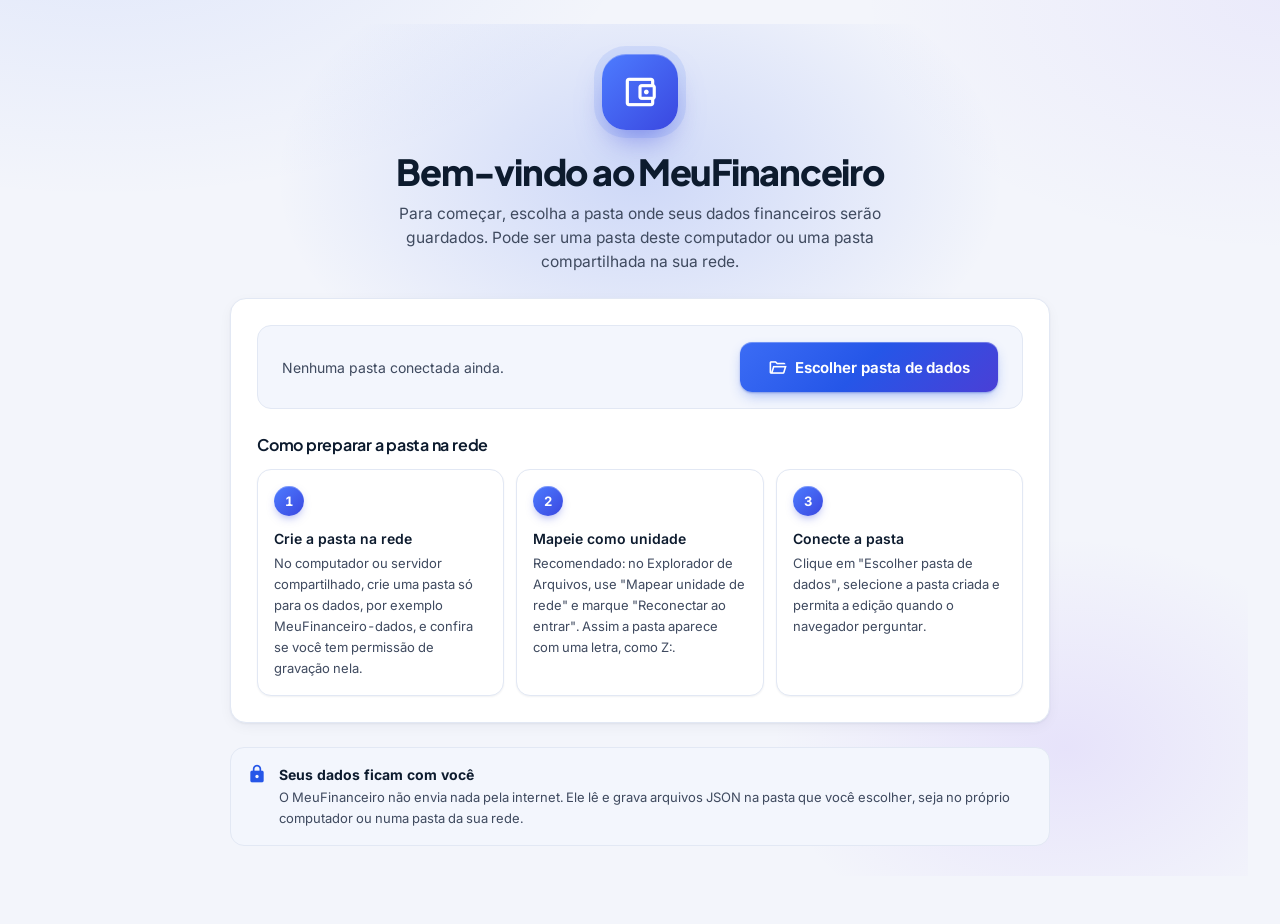
<file: index.html>
<!DOCTYPE html>
<html lang="pt-BR">
<head>
  <meta charset="utf-8">
  <meta name="viewport" content="width=device-width, initial-scale=1">
  <title>MeuFinanceiro</title>

  <!-- Aplica o tema salvo antes de desenhar a página, para não piscar. -->
  <script>
    try {
      var tema = localStorage.getItem('mf-tema');
      if (tema === 'light' || tema === 'dark') document.documentElement.dataset.theme = tema;
    } catch (e) {}
  </script>

  <link rel="stylesheet" href="css/fontes.css">
  <link rel="stylesheet" href="css/base.css">
  <link rel="stylesheet" href="css/layout.css">
  <link rel="stylesheet" href="css/componentes.css">
  <link rel="stylesheet" href="css/graficos.css">
  <link rel="stylesheet" href="css/acabamento.css">
  <link rel="stylesheet" href="css/impressao.css" media="print">
</head>
<body class="sem-conexao">

  <aside class="menu" aria-label="Menu principal">
    <div class="menu__marca">
      <span class="icone icone--preenchido" aria-hidden="true">account_balance_wallet</span>
      <span>MeuFinanceiro</span>
    </div>
    <nav class="menu__navegacao" id="menu-navegacao"></nav>
    <div class="menu__rodape" id="versao"></div>
  </aside>

  <div class="principal">
    <header class="cabecalho">
      <div class="cabecalho__titulo" id="titulo-tela"></div>

      <button type="button" class="estado-dados" id="estado-dados" data-estado="outro">
        <span class="estado-dados__ponto" aria-hidden="true"></span>
        <span data-texto>Dados desconectados</span>
      </button>

      <div class="seletor-mes" role="group" aria-label="Mês consultado">
        <button type="button" class="seletor-mes__seta" id="mes-anterior" aria-label="Mês anterior">
          <span class="icone" aria-hidden="true">chevron_left</span>
        </button>
        <button type="button" class="seletor-mes__nome" id="mes-nome" title="Voltar ao mês atual"></button>
        <button type="button" class="seletor-mes__seta" id="mes-seguinte" aria-label="Mês seguinte">
          <span class="icone" aria-hidden="true">chevron_right</span>
        </button>
      </div>

      <button type="button" class="botao-icone" id="botao-imprimir" aria-label="Imprimir ou salvar como PDF" title="Imprimir ou salvar como PDF">
        <span class="icone" aria-hidden="true">print</span>
      </button>

      <button type="button" class="botao-icone" id="botao-tema" aria-label="Alternar tema">
        <span class="icone" aria-hidden="true">dark_mode</span>
      </button>
    </header>

    <div class="cabecalho-impressao" id="cabecalho-impressao" aria-hidden="true"></div>
    <main class="conteudo" id="conteudo" tabindex="-1"></main>
  </div>

  <!-- Ordem de carregamento: núcleo, cálculo, dados, interface, telas, inicialização. -->
  <script src="js/nucleo/app.js"></script>
  <script src="js/nucleo/util.js"></script>
  <script src="js/nucleo/xlsx.js"></script>
  <script src="js/nucleo/arquivos.js"></script>
  <script src="js/nucleo/armazenamento.js"></script>
  <script src="js/calculo/motor.js"></script>
  <script src="js/calculo/recorrencias.js"></script>
  <script src="js/calculo/cartoes.js"></script>
  <script src="js/calculo/investimentos.js"></script>
  <script src="js/calculo/painel.js"></script>
  <script src="js/dados/comum.js"></script>
  <script src="js/nucleo/backup.js"></script>
  <script src="js/dados/contas.js"></script>
  <script src="js/dados/categorias.js"></script>
  <script src="js/dados/lancamentos.js"></script>
  <script src="js/dados/recorrencias.js"></script>
  <script src="js/dados/cartoes.js"></script>
  <script src="js/dados/faturas.js"></script>
  <script src="js/dados/compras.js"></script>
  <script src="js/dados/investimentos.js"></script>
  <script src="js/dados/exportacao.js"></script>
  <script src="js/ui/aviso.js"></script>
  <script src="js/ui/formulario.js"></script>
  <script src="js/ui/graficos.js"></script>
  <script src="js/ui/modal.js"></script>
  <script src="js/ui/roteador.js"></script>
  <script src="js/telas/conectar.js"></script>
  <script src="js/telas/dashboard.js"></script>
  <script src="js/telas/movimentos.js"></script>
  <script src="js/telas/entradas.js"></script>
  <script src="js/telas/saidas.js"></script>
  <script src="js/telas/recorrencias.js"></script>
  <script src="js/telas/cartoes.js"></script>
  <script src="js/telas/investimentos.js"></script>
  <script src="js/telas/backup.js"></script>
  <script src="js/telas/contas.js"></script>
  <script src="js/telas/configuracoes.js"></script>
  <script src="js/main.js"></script>
</body>
</html>
</file>
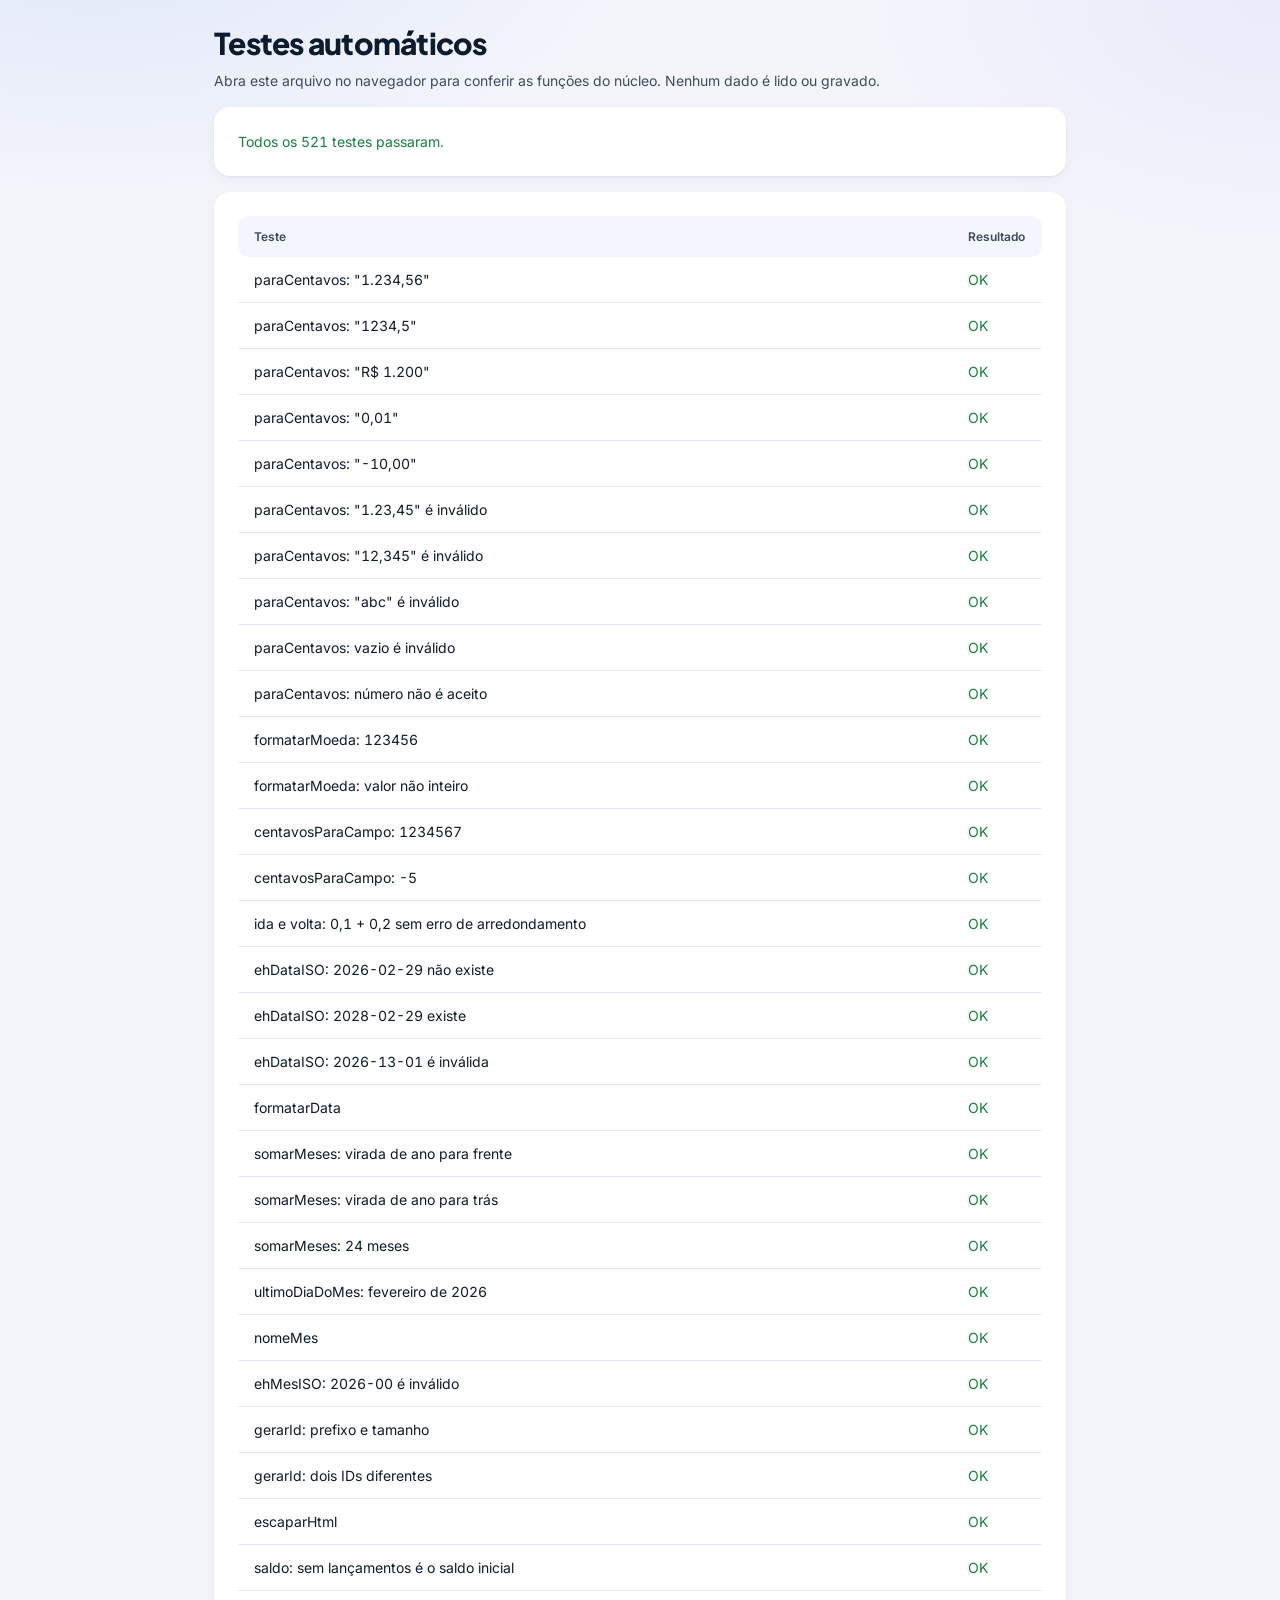
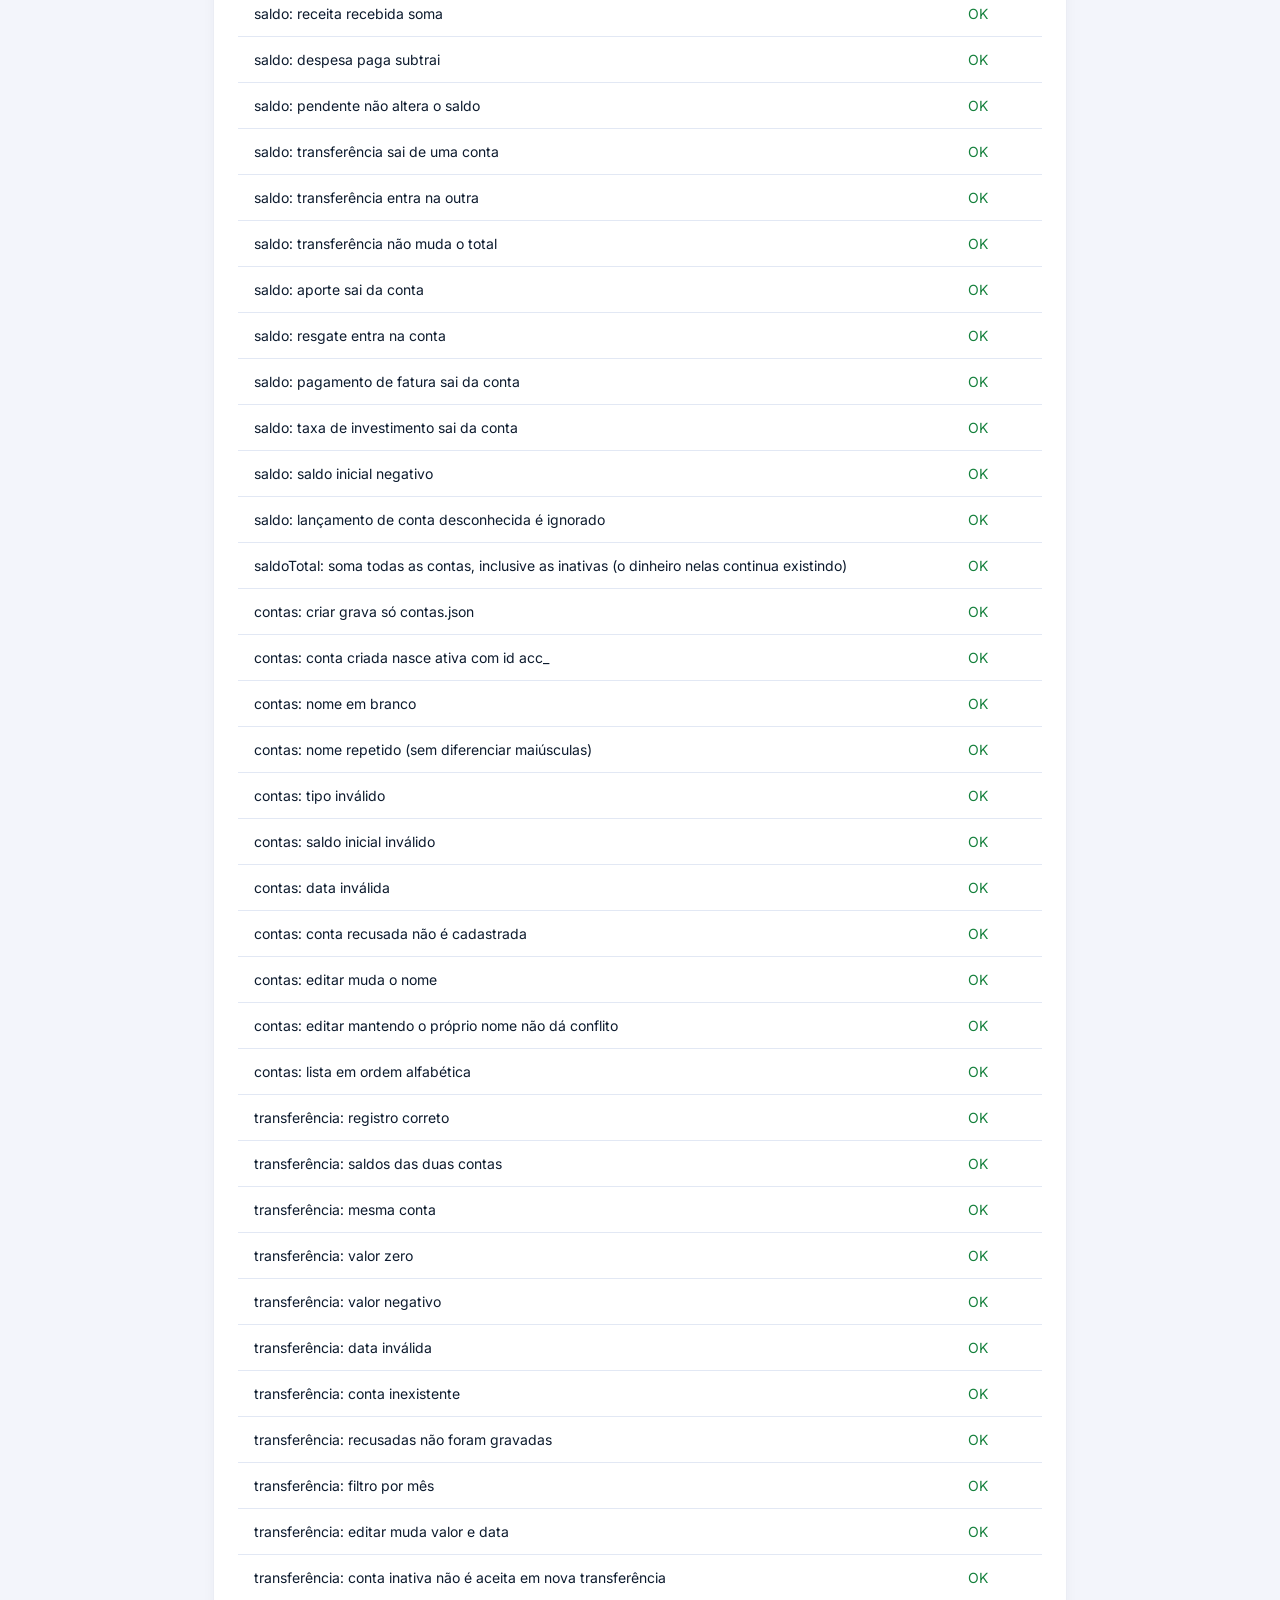
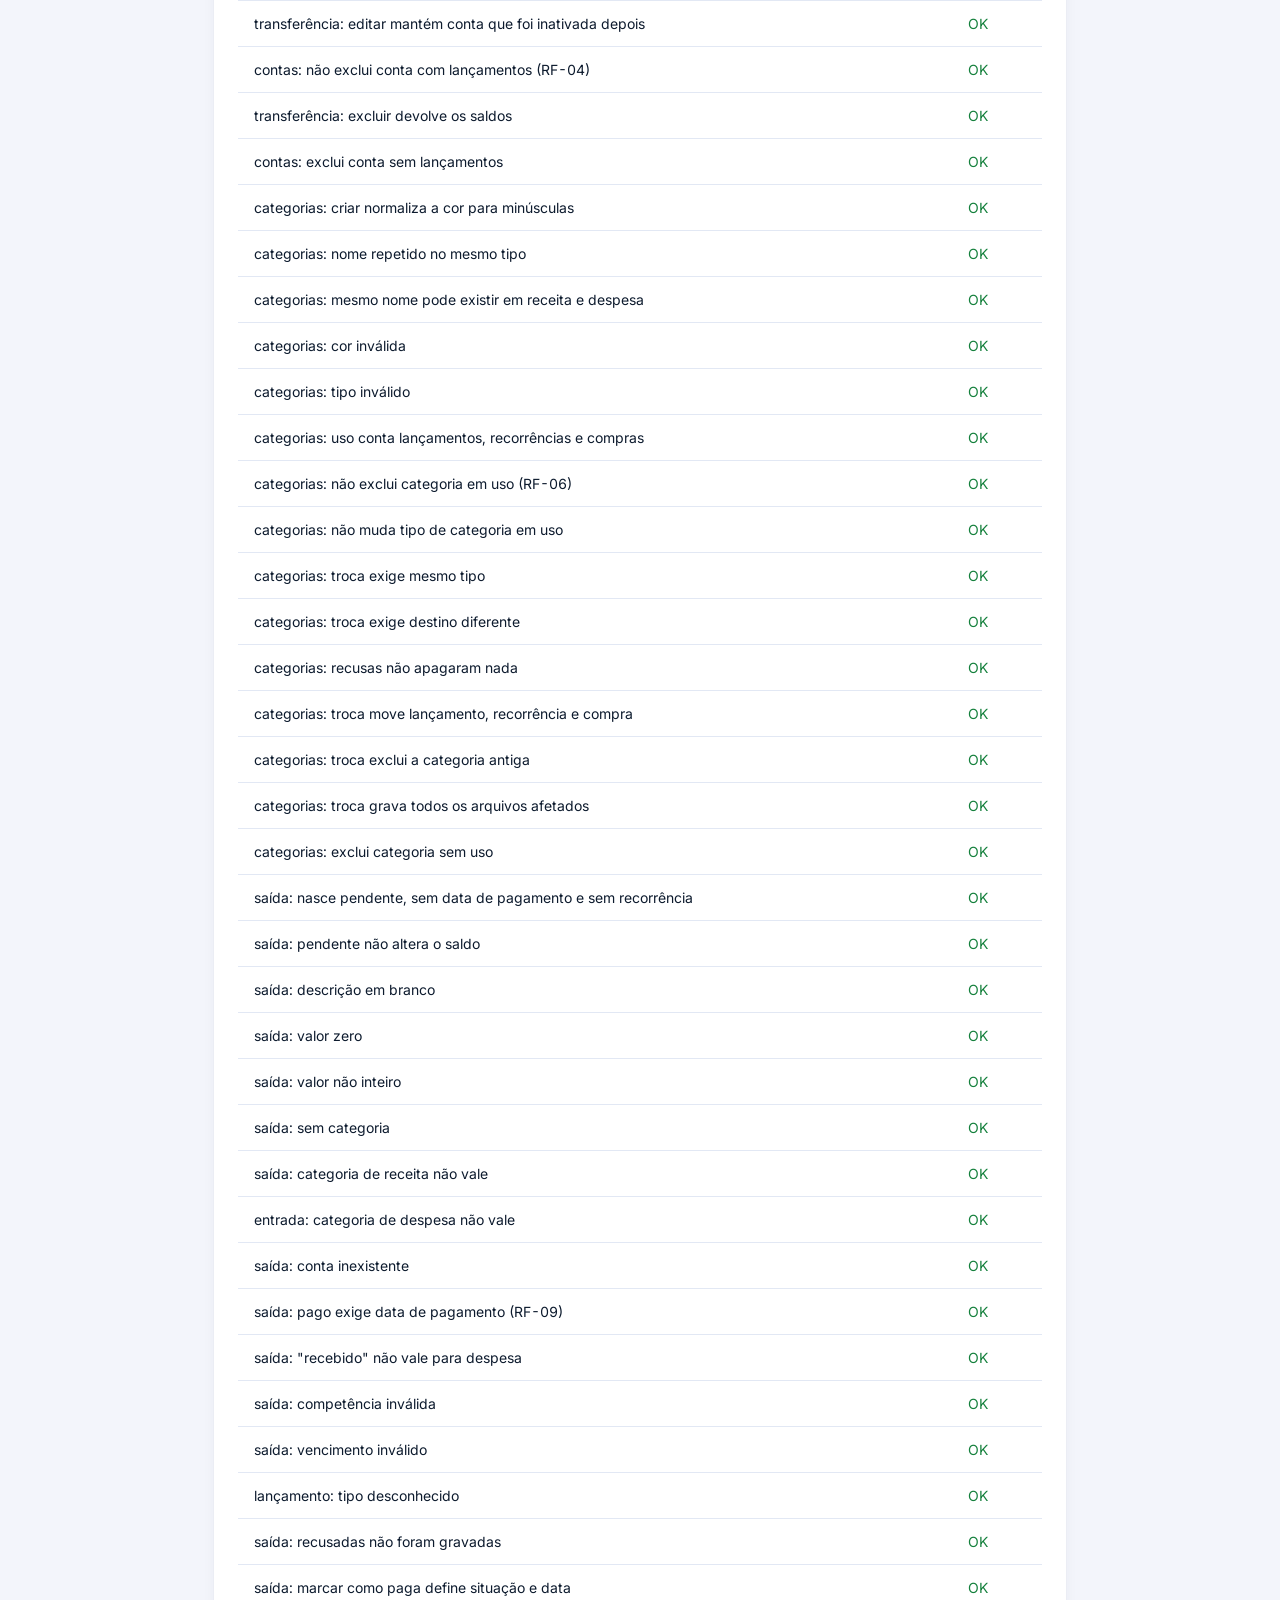
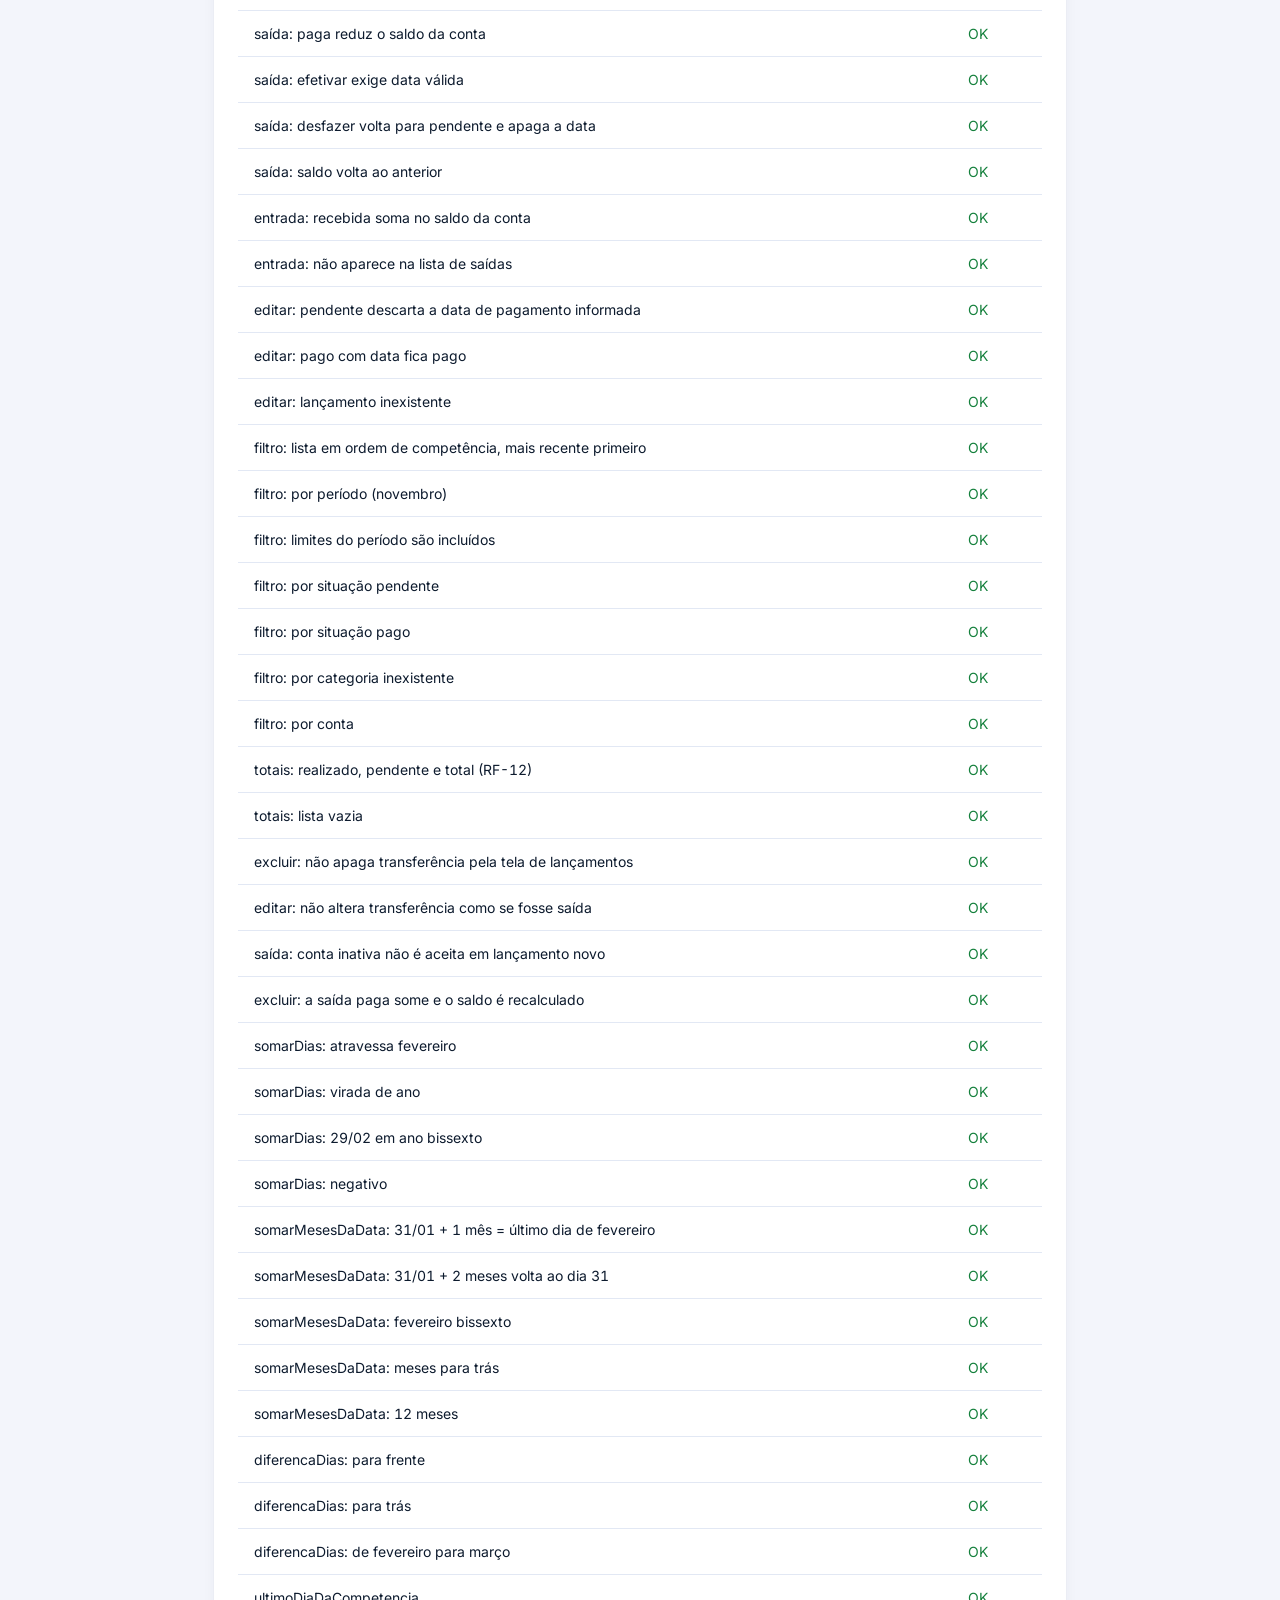
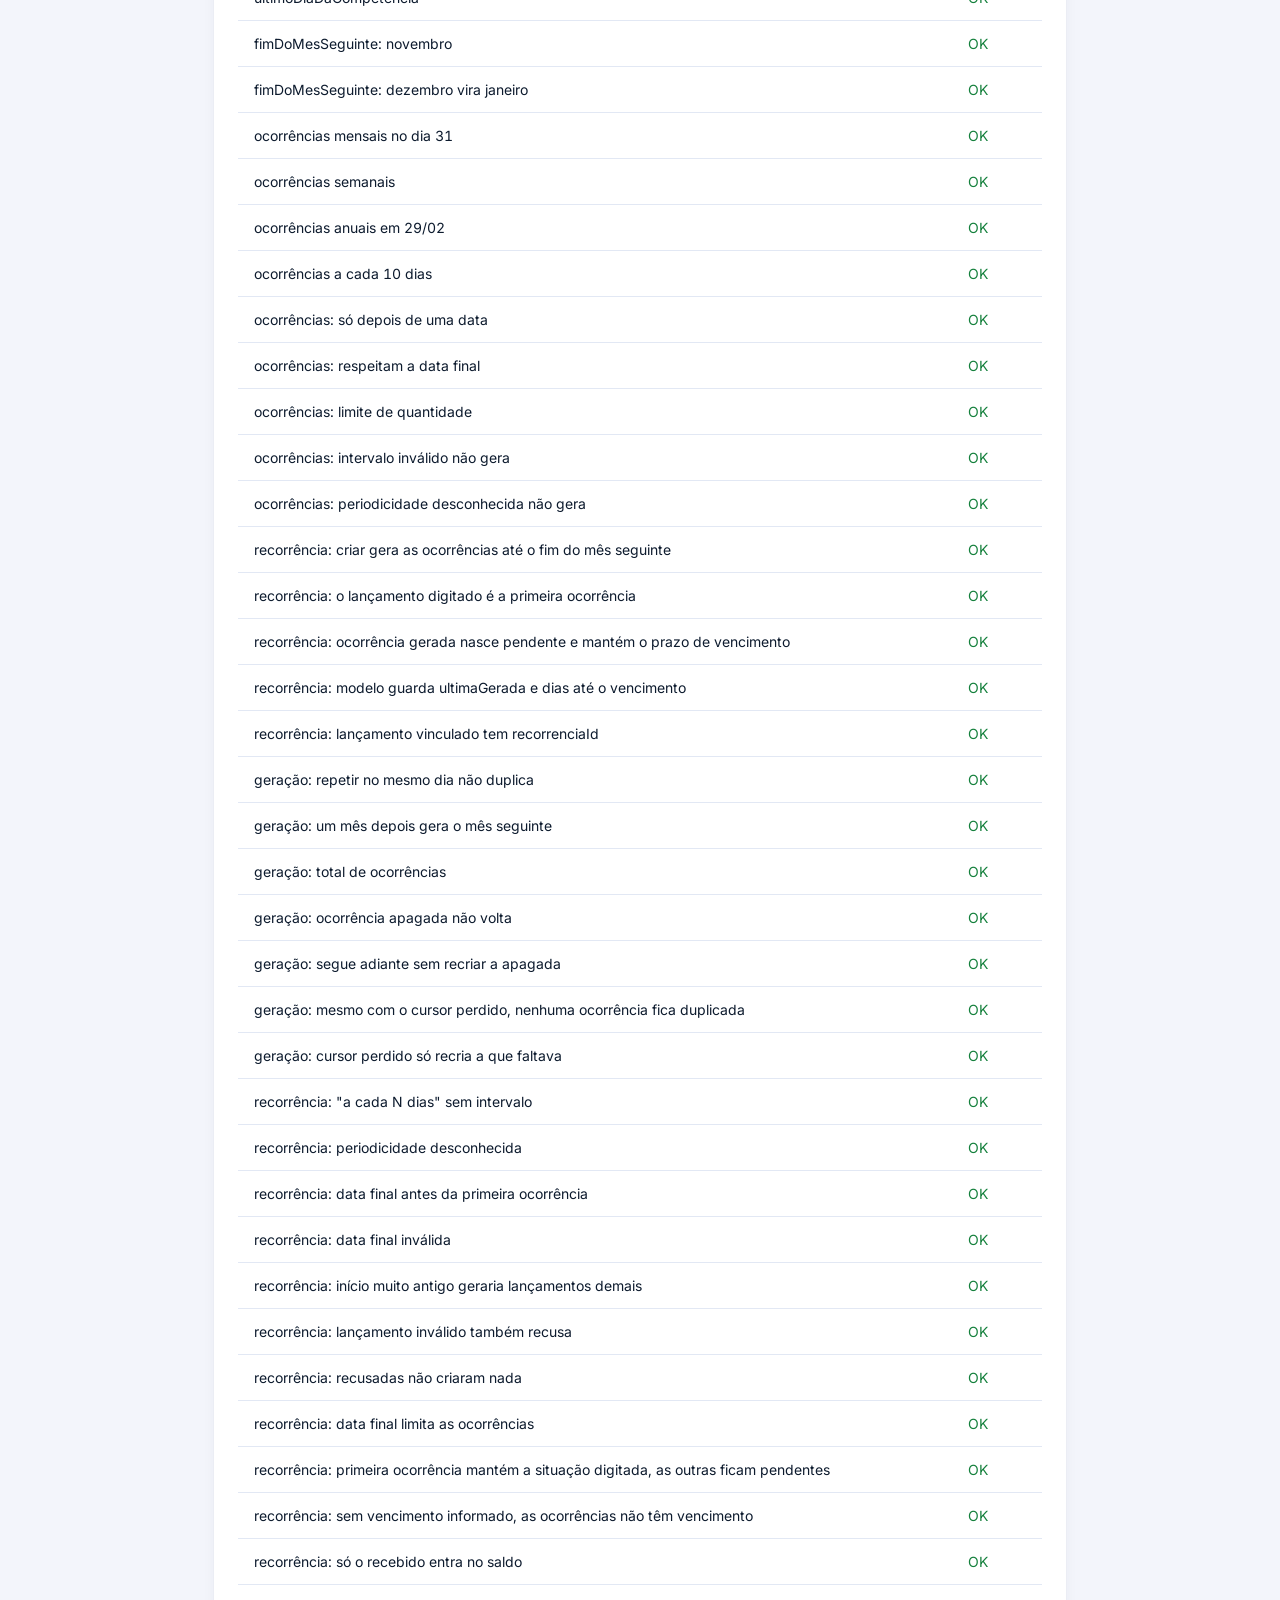
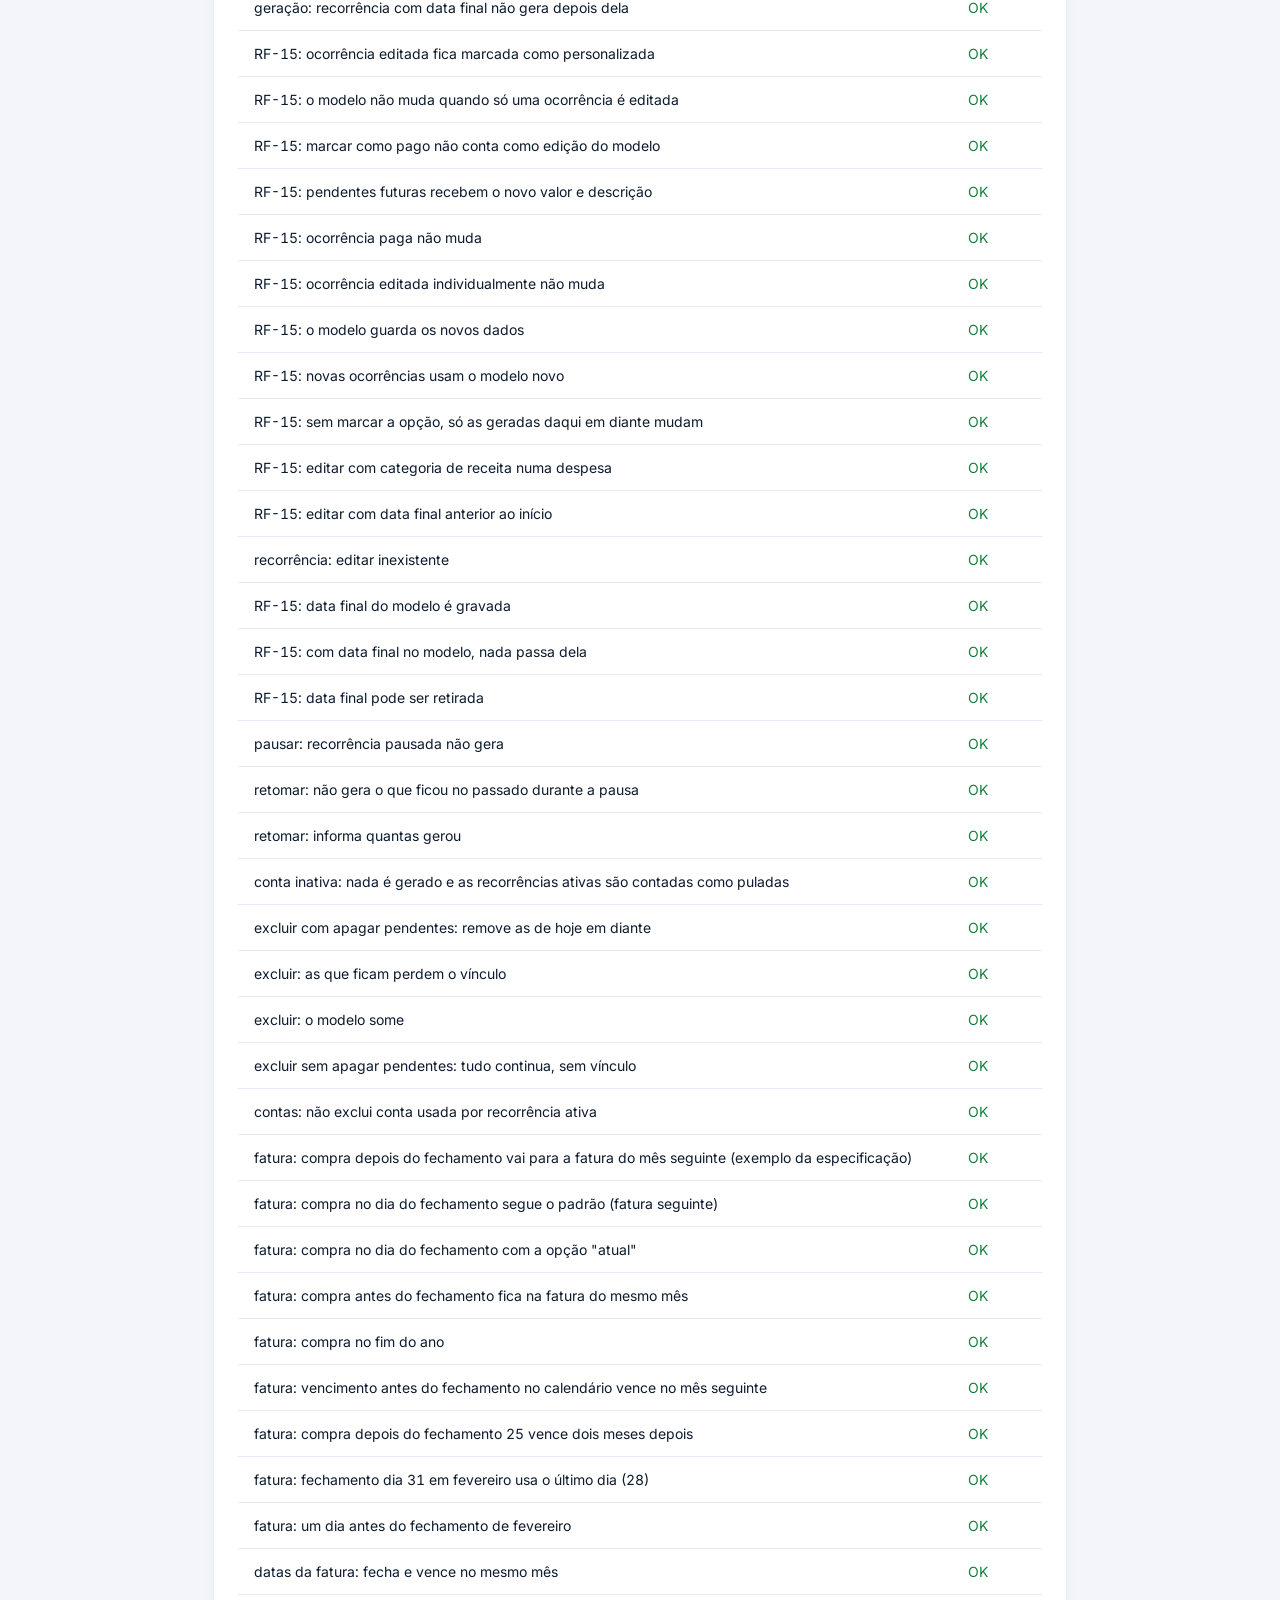
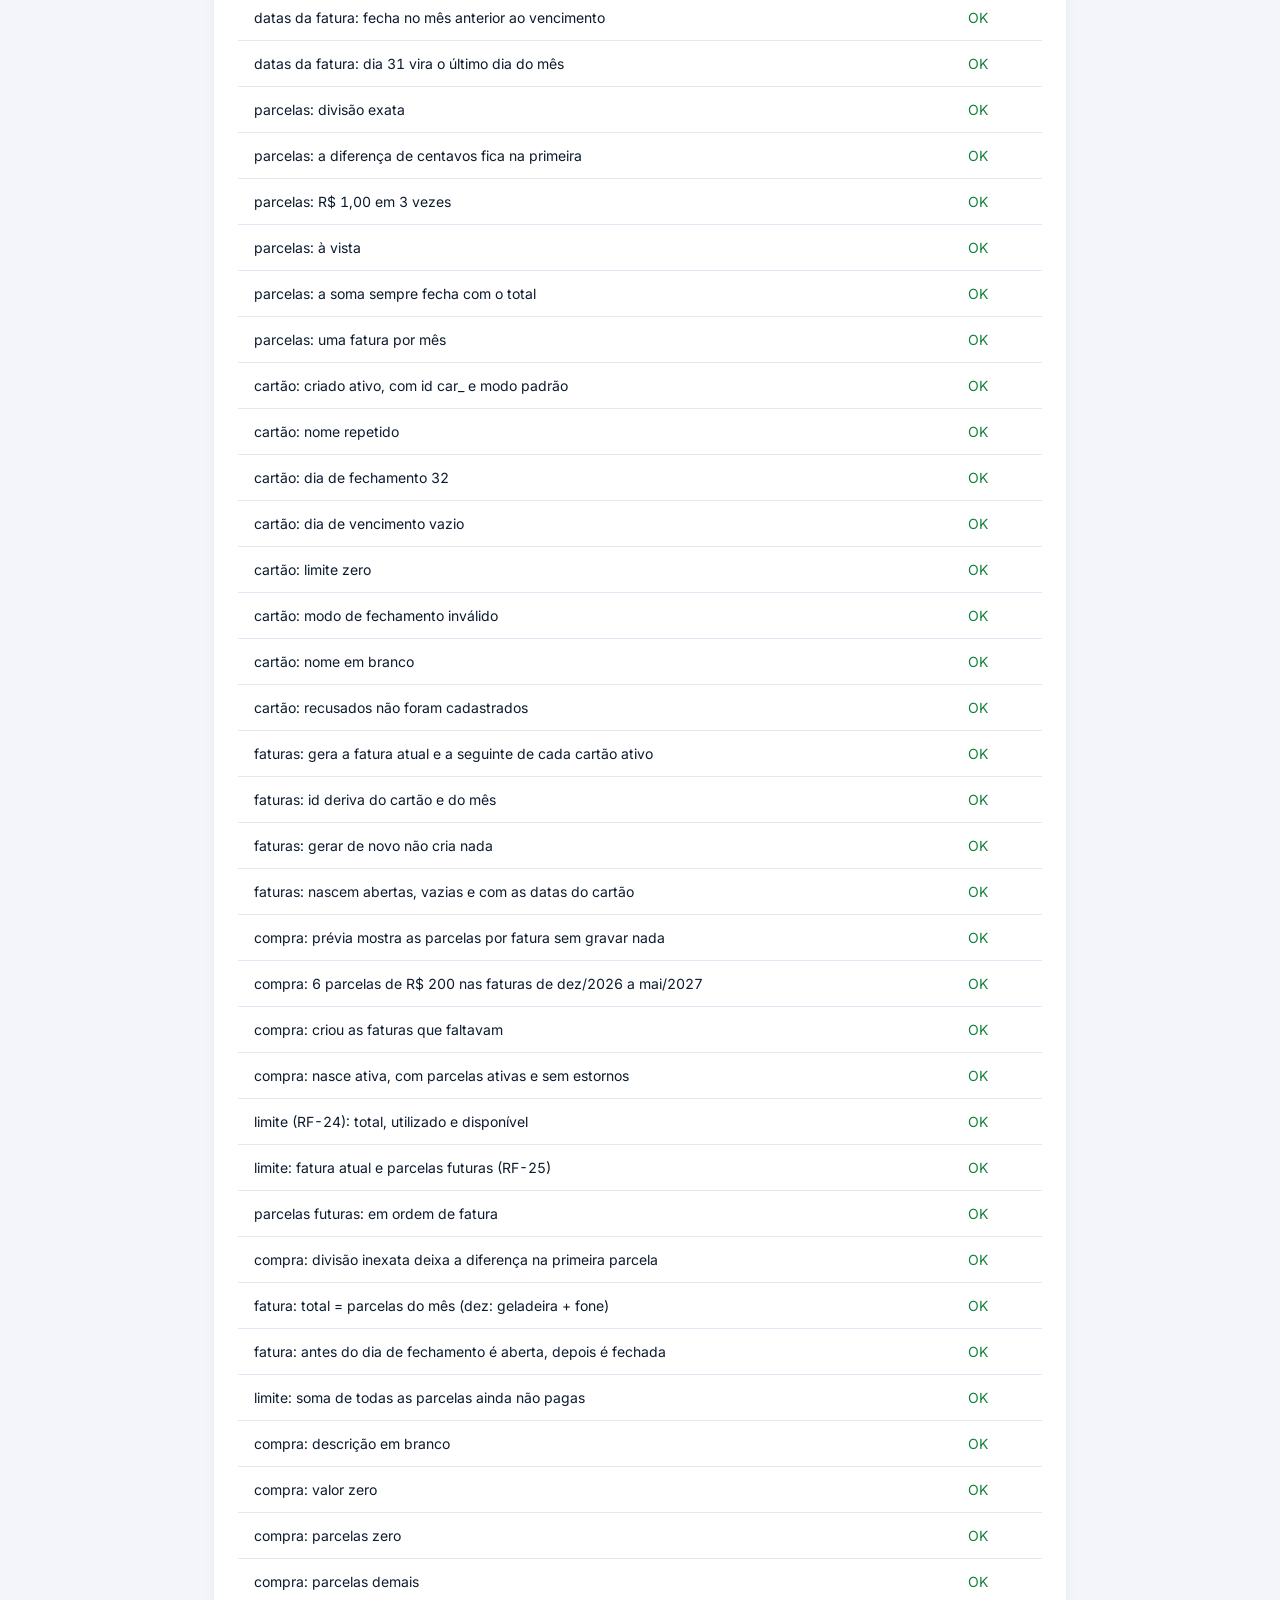
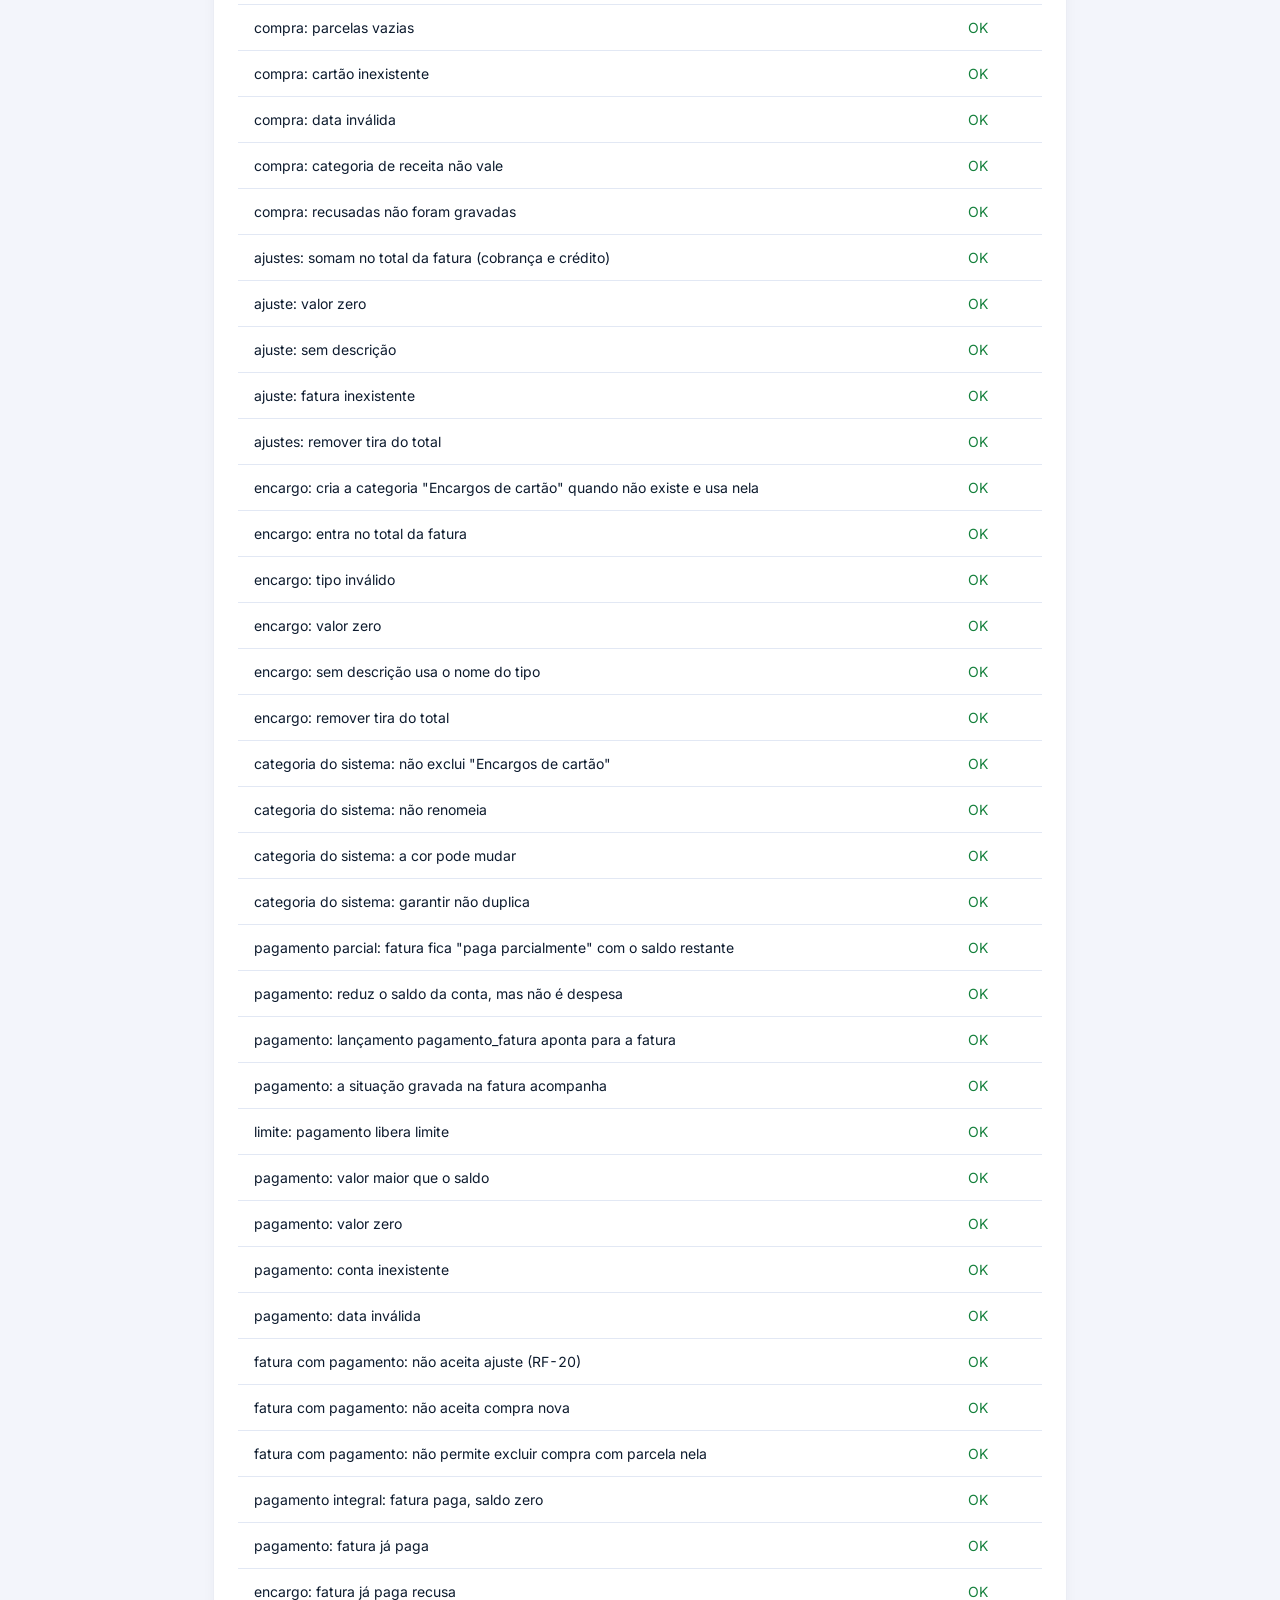
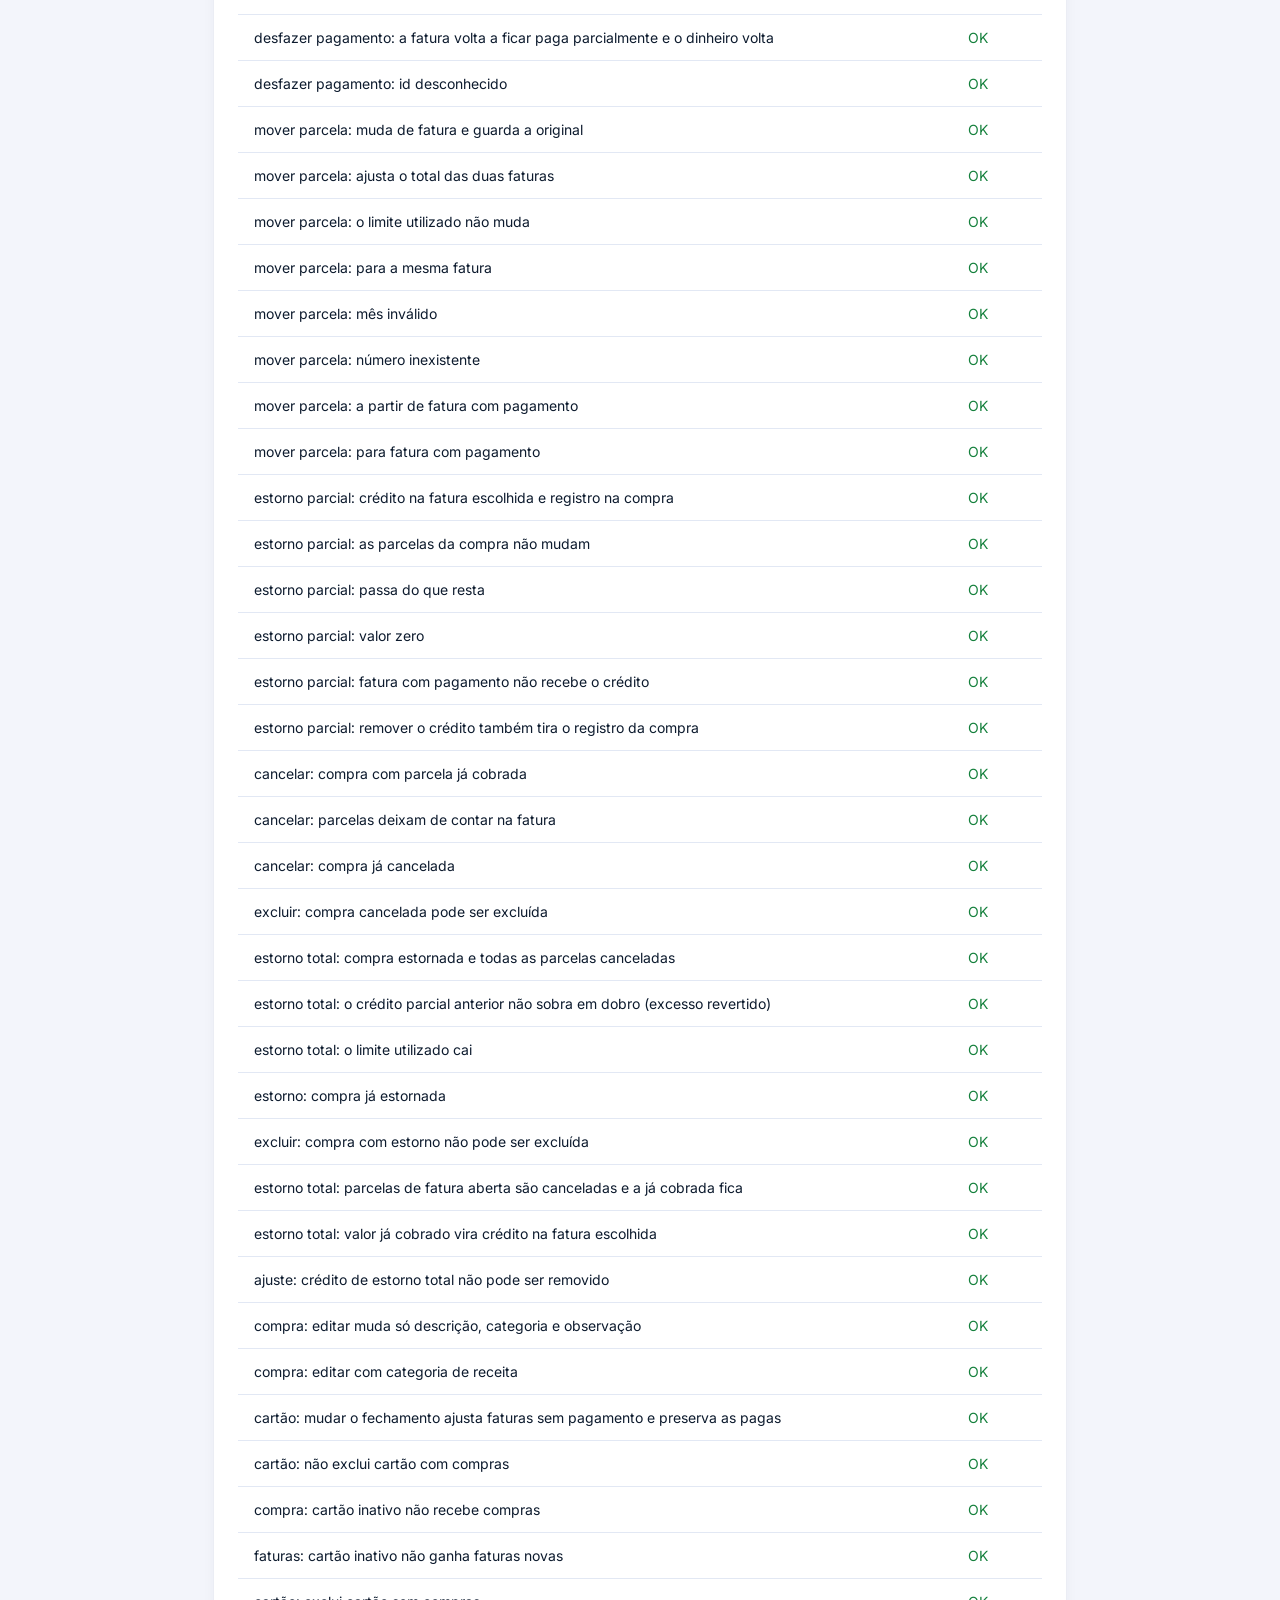
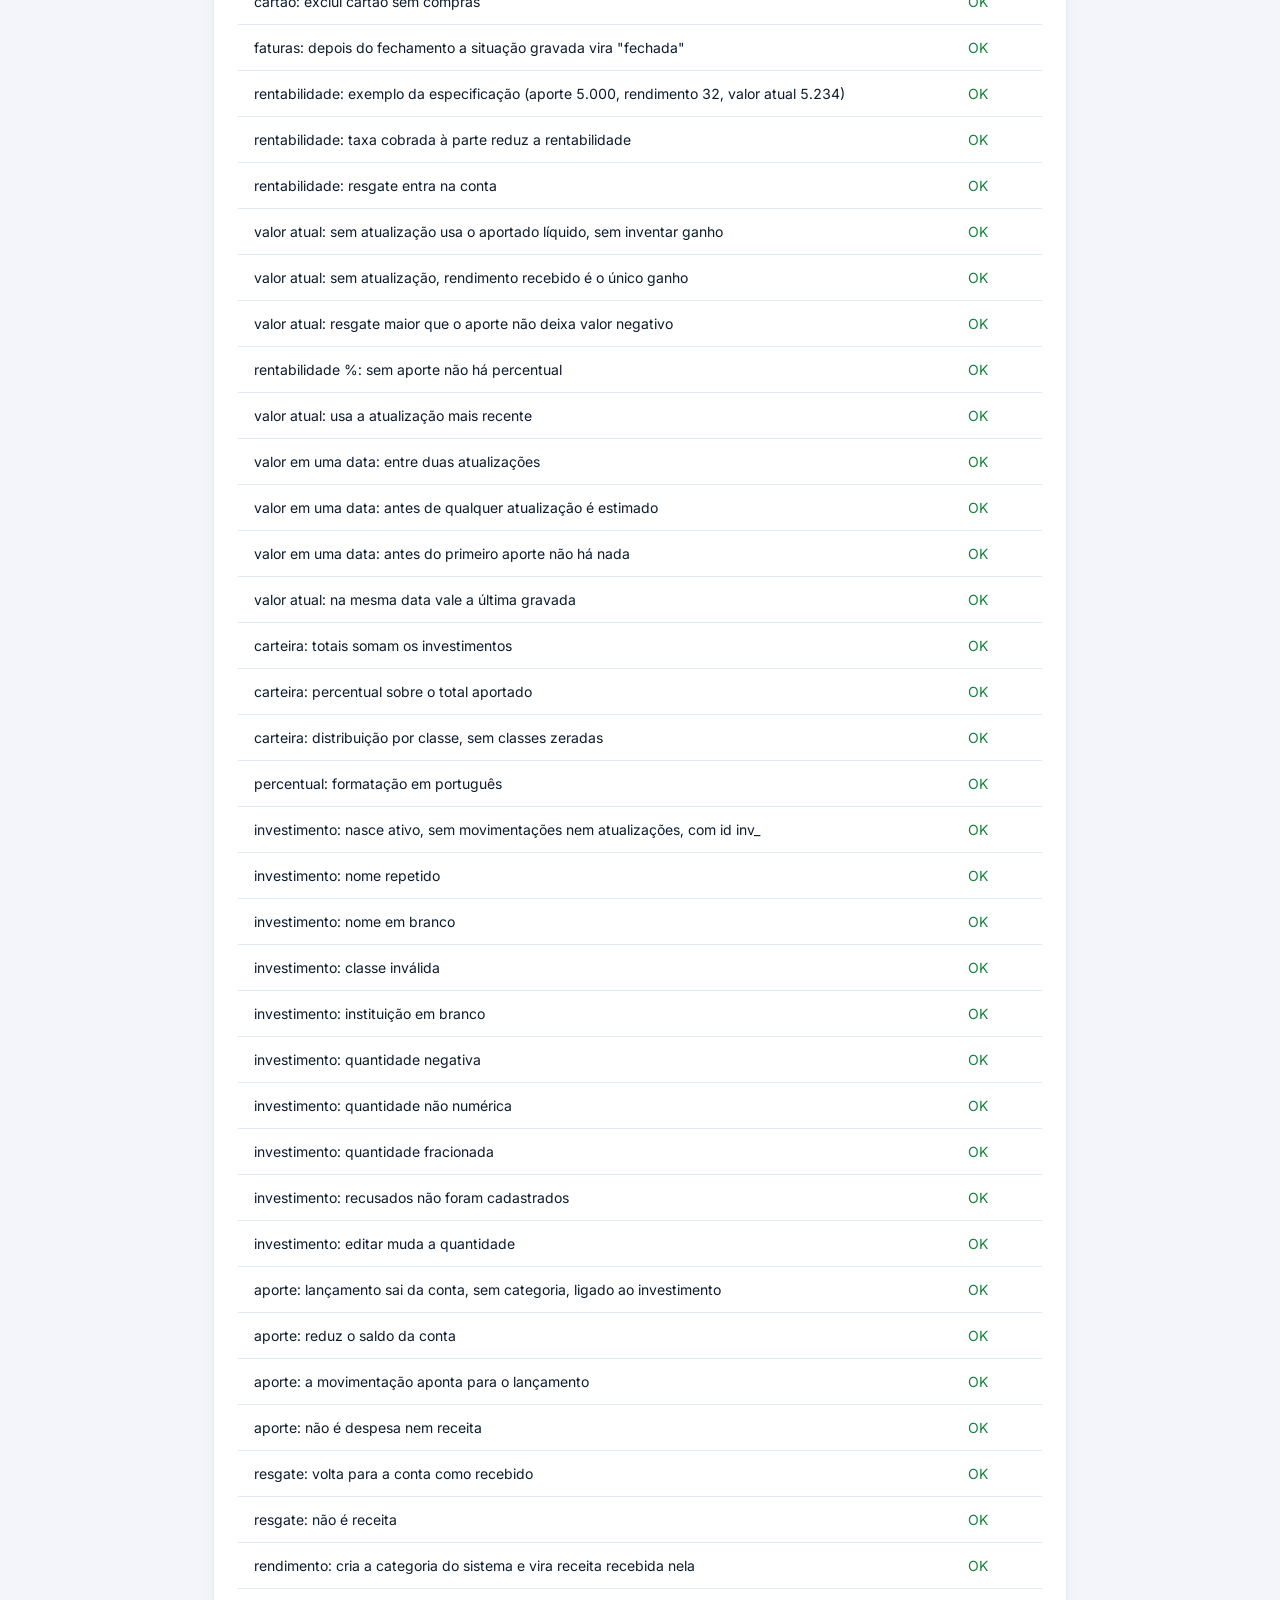
<file: testes.html>
<!DOCTYPE html>
<html lang="pt-BR">
<head>
  <meta charset="utf-8">
  <title>Testes – MeuFinanceiro</title>
  <link rel="stylesheet" href="css/fontes.css">
  <link rel="stylesheet" href="css/base.css">
  <link rel="stylesheet" href="css/componentes.css">
  <style>
    body { padding: 24px; max-width: 900px; margin: 0 auto; }
    h1 { margin-bottom: 8px; }
    .resumo { margin: 16px 0; }
    .ok { color: var(--cor-receita); }
    .falha { color: var(--cor-despesa); font-weight: 600; }
    td code { font-size: 12px; }
  </style>
</head>
<body>
  <h1>Testes automáticos</h1>
  <p class="texto-secundario">Abra este arquivo no navegador para conferir as funções do núcleo. Nenhum dado é lido ou gravado.</p>
  <div class="resumo painel" id="resumo"></div>
  <div class="painel tabela-rolagem"><table class="tabela" id="resultados"><thead><tr><th>Teste</th><th>Resultado</th></tr></thead><tbody></tbody></table></div>

  <script src="js/nucleo/app.js"></script>
  <script src="js/nucleo/util.js"></script>
  <script src="js/nucleo/xlsx.js"></script>
  <script src="js/calculo/motor.js"></script>
  <script src="js/calculo/recorrencias.js"></script>
  <script src="js/calculo/cartoes.js"></script>
  <script src="js/calculo/investimentos.js"></script>
  <script src="js/calculo/painel.js"></script>
  <script src="js/dados/comum.js"></script>
  <script src="js/nucleo/backup.js"></script>
  <script src="js/dados/contas.js"></script>
  <script src="js/dados/categorias.js"></script>
  <script src="js/dados/lancamentos.js"></script>
  <script src="js/dados/recorrencias.js"></script>
  <script src="js/dados/cartoes.js"></script>
  <script src="js/dados/faturas.js"></script>
  <script src="js/dados/compras.js"></script>
  <script src="js/dados/investimentos.js"></script>
  <script src="js/dados/exportacao.js"></script>
  <script>
    // Se um teste quebrar de vez (erro de programação, não falha de conferência), mostra o erro aqui.
    function mostrarErroDosTestes(motivo) {
      document.getElementById('resumo').innerHTML =
        '<span class="falha">Os testes pararam por um erro: </span><code>' + App.util.escaparHtml(String((motivo && motivo.stack) || motivo)) + '</code>';
    }
    window.addEventListener('unhandledrejection', function (e) { mostrarErroDosTestes(e.reason); });
    window.addEventListener('error', function (e) { mostrarErroDosTestes(e.error || e.message); });

    (async function () {
      const U = App.util;
      const resultados = [];

      // Lança erro de validação esperado e confere um trecho da mensagem.
      async function erro(nome, funcao, trecho) {
        try {
          await funcao();
          resultados.push({ nome, ok: false, detalhe: 'deveria ter recusado' });
        } catch (e) {
          const ok = e instanceof App.ErroValidacao && e.message.includes(trecho);
          resultados.push({ nome, ok, detalhe: ok ? '' : 'mensagem recebida: ' + e.message });
        }
      }

      // Armazenamento falso, só em memória: nada é lido nem gravado em disco.
      const memoria = {};
      let gravacoes = [];
      App.storage = {
        obter: function (n) { return memoria[n]; },
        salvar: async function (n) { gravacoes.push(n); },
      };
      function zerarDados() {
        ['config', 'contas', 'categorias', 'lancamentos', 'recorrencias', 'cartoes', 'compras_cartao', 'faturas', 'investimentos']
          .forEach(function (n) { memoria[n] = { versao: 1, registros: [] }; });
        gravacoes = [];
      }
      zerarDados();

      function igual(nome, obtido, esperado) {
        const ok = JSON.stringify(obtido) === JSON.stringify(esperado);
        resultados.push({ nome, ok, detalhe: ok ? '' : 'obtido ' + JSON.stringify(obtido) + ', esperado ' + JSON.stringify(esperado) });
      }

      // Dinheiro
      igual('paraCentavos: "1.234,56"', U.paraCentavos('1.234,56'), 123456);
      igual('paraCentavos: "1234,5"', U.paraCentavos('1234,5'), 123450);
      igual('paraCentavos: "R$ 1.200"', U.paraCentavos('R$ 1.200'), 120000);
      igual('paraCentavos: "0,01"', U.paraCentavos('0,01'), 1);
      igual('paraCentavos: "-10,00"', U.paraCentavos('-10,00'), -1000);
      igual('paraCentavos: "1.23,45" é inválido', U.paraCentavos('1.23,45'), null);
      igual('paraCentavos: "12,345" é inválido', U.paraCentavos('12,345'), null);
      igual('paraCentavos: "abc" é inválido', U.paraCentavos('abc'), null);
      igual('paraCentavos: vazio é inválido', U.paraCentavos(''), null);
      igual('paraCentavos: número não é aceito', U.paraCentavos(10), null);
      igual('formatarMoeda: 123456', U.formatarMoeda(123456).replace(/\s/g, ' '), 'R$ 1.234,56');
      igual('formatarMoeda: valor não inteiro', U.formatarMoeda(10.5), '—');
      igual('centavosParaCampo: 1234567', U.centavosParaCampo(1234567), '12.345,67');
      igual('centavosParaCampo: -5', U.centavosParaCampo(-5), '-0,05');
      igual('ida e volta: 0,1 + 0,2 sem erro de arredondamento', U.paraCentavos('0,10') + U.paraCentavos('0,20'), 30);

      // Datas
      igual('ehDataISO: 2026-02-29 não existe', U.ehDataISO('2026-02-29'), false);
      igual('ehDataISO: 2028-02-29 existe', U.ehDataISO('2028-02-29'), true);
      igual('ehDataISO: 2026-13-01 é inválida', U.ehDataISO('2026-13-01'), false);
      igual('formatarData', U.formatarData('2026-11-10'), '10/11/2026');
      igual('somarMeses: virada de ano para frente', U.somarMeses('2026-12', 1), '2027-01');
      igual('somarMeses: virada de ano para trás', U.somarMeses('2027-01', -1), '2026-12');
      igual('somarMeses: 24 meses', U.somarMeses('2026-11', 24), '2028-11');
      igual('ultimoDiaDoMes: fevereiro de 2026', U.ultimoDiaDoMes(2026, 2), 28);
      igual('nomeMes', U.nomeMes('2026-11'), 'Novembro de 2026');
      igual('ehMesISO: 2026-00 é inválido', U.ehMesISO('2026-00'), false);

      // IDs e texto
      igual('gerarId: prefixo e tamanho', /^lan_[0-9a-f]{12}$/.test(U.gerarId('lan')), true);
      igual('gerarId: dois IDs diferentes', U.gerarId('x') !== U.gerarId('x'), true);
      igual('escaparHtml', U.escaparHtml('<b>"A&B"</b>'), '&lt;b&gt;&quot;A&amp;B&quot;&lt;/b&gt;');

      // ---------- Motor de cálculo: saldos (RF-02, RF-03, regras 6.1 e 6.2) ----------
      const C = App.calc;
      const contasT = [
        { id: 'a', saldoInicial: 100000, ativa: true },
        { id: 'b', saldoInicial: 0, ativa: true },
        { id: 'c', saldoInicial: 5000, ativa: false },
      ];
      const lan = (tipo, valor, contaId, extra) => Object.assign(
        { tipo, valor, contaId, contaDestinoId: null, situacao: tipo === 'receita' || tipo === 'resgate' ? 'recebido' : 'pago' }, extra || {});
      igual('saldo: sem lançamentos é o saldo inicial', C.saldos(contasT, [])['a'], 100000);
      igual('saldo: receita recebida soma', C.saldos(contasT, [lan('receita', 25000, 'a')])['a'], 125000);
      igual('saldo: despesa paga subtrai', C.saldos(contasT, [lan('despesa', 30000, 'a')])['a'], 70000);
      igual('saldo: pendente não altera o saldo', C.saldos(contasT, [lan('despesa', 30000, 'a', { situacao: 'pendente' })])['a'], 100000);
      igual('saldo: transferência sai de uma conta', C.saldos(contasT, [lan('transferencia', 40000, 'a', { contaDestinoId: 'b' })])['a'], 60000);
      igual('saldo: transferência entra na outra', C.saldos(contasT, [lan('transferencia', 40000, 'a', { contaDestinoId: 'b' })])['b'], 40000);
      igual('saldo: transferência não muda o total', (function () {
        const s = C.saldos(contasT, [lan('transferencia', 40000, 'a', { contaDestinoId: 'b' })]);
        return s.a + s.b;
      })(), 100000);
      igual('saldo: aporte sai da conta', C.saldos(contasT, [lan('aporte', 10000, 'a')])['a'], 90000);
      igual('saldo: resgate entra na conta', C.saldos(contasT, [lan('resgate', 10000, 'a')])['a'], 110000);
      igual('saldo: pagamento de fatura sai da conta', C.saldos(contasT, [lan('pagamento_fatura', 20000, 'a')])['a'], 80000);
      igual('saldo: taxa de investimento sai da conta', C.saldos(contasT, [lan('taxa_investimento', 500, 'a')])['a'], 99500);
      igual('saldo: saldo inicial negativo', C.saldos([{ id: 'x', saldoInicial: -5000 }], [lan('receita', 2000, 'x')])['x'], -3000);
      igual('saldo: lançamento de conta desconhecida é ignorado', C.saldos(contasT, [lan('receita', 999, 'zzz')])['a'], 100000);
      igual('saldoTotal: soma todas as contas, inclusive as inativas (o dinheiro nelas continua existindo)', C.saldoTotal(contasT, C.saldos(contasT, [])), 105000);

      // ---------- Contas (RF-01 a RF-04) ----------
      const base = { nome: 'Nubank Conta', instituicao: 'Nubank', tipo: 'corrente', saldoInicial: 250000, dataAbertura: '2026-01-01' };
      igual('contas: criar grava só contas.json', (await App.contas.criar(base), gravacoes), ['contas']);
      igual('contas: conta criada nasce ativa com id acc_', (function () {
        const c = App.contas.listar()[0];
        return c.ativa === true && /^acc_[0-9a-f]{12}$/.test(c.id) && !!c.criadoEm;
      })(), true);
      await erro('contas: nome em branco', () => App.contas.criar(Object.assign({}, base, { nome: '  ' })), 'nome da conta');
      await erro('contas: nome repetido (sem diferenciar maiúsculas)', () => App.contas.criar(Object.assign({}, base, { nome: 'nubank conta' })), 'Já existe');
      await erro('contas: tipo inválido', () => App.contas.criar(Object.assign({}, base, { nome: 'X', tipo: 'xyz' })), 'tipo');
      await erro('contas: saldo inicial inválido', () => App.contas.criar(Object.assign({}, base, { nome: 'X', saldoInicial: null })), 'saldo inicial');
      await erro('contas: data inválida', () => App.contas.criar(Object.assign({}, base, { nome: 'X', dataAbertura: '2026-02-30' })), 'data de abertura');
      igual('contas: conta recusada não é cadastrada', App.contas.listar().length, 1);
      await App.contas.criar(Object.assign({}, base, { nome: 'Carteira', instituicao: 'Dinheiro', tipo: 'dinheiro', saldoInicial: 0 }));
      const contaA = App.contas.listar().find(c => c.nome === 'Nubank Conta');
      const contaB = App.contas.listar().find(c => c.nome === 'Carteira');
      await App.contas.editar(contaA.id, Object.assign({}, base, { nome: 'Nubank Principal' }));
      igual('contas: editar muda o nome', App.contas.obter(contaA.id).nome, 'Nubank Principal');
      await App.contas.editar(contaA.id, Object.assign({}, base, { nome: 'Nubank Principal' }));
      igual('contas: editar mantendo o próprio nome não dá conflito', App.contas.obter(contaA.id).nome, 'Nubank Principal');
      igual('contas: lista em ordem alfabética', App.contas.listar().map(c => c.nome), ['Carteira', 'Nubank Principal']);

      // ---------- Transferências (RF-03) ----------
      const transf = { contaId: contaA.id, contaDestinoId: contaB.id, valor: 40000, data: '2026-11-10', observacao: 'Para gastos do mês' };
      await App.lancamentos.criarTransferencia(transf);
      const t1 = App.lancamentos.listarTransferencias('2026-11')[0];
      igual('transferência: registro correto', [t1.tipo, t1.situacao, t1.categoriaId, t1.dataPagamento, t1.valor], ['transferencia', 'pago', null, '2026-11-10', 40000]);
      igual('transferência: saldos das duas contas', (function () {
        const s = App.contas.saldos();
        return [s[contaA.id], s[contaB.id]];
      })(), [210000, 40000]);
      await erro('transferência: mesma conta', () => App.lancamentos.criarTransferencia(Object.assign({}, transf, { contaDestinoId: contaA.id })), 'diferentes');
      await erro('transferência: valor zero', () => App.lancamentos.criarTransferencia(Object.assign({}, transf, { valor: 0 })), 'maior que zero');
      await erro('transferência: valor negativo', () => App.lancamentos.criarTransferencia(Object.assign({}, transf, { valor: -100 })), 'maior que zero');
      await erro('transferência: data inválida', () => App.lancamentos.criarTransferencia(Object.assign({}, transf, { data: '' })), 'data');
      await erro('transferência: conta inexistente', () => App.lancamentos.criarTransferencia(Object.assign({}, transf, { contaDestinoId: 'acc_nada' })), 'destino');
      igual('transferência: recusadas não foram gravadas', D_registros('lancamentos').length, 1);
      igual('transferência: filtro por mês', App.lancamentos.listarTransferencias('2026-10').length, 0);
      await App.lancamentos.editarTransferencia(t1.id, Object.assign({}, transf, { valor: 10000, data: '2026-11-12' }));
      igual('transferência: editar muda valor e data', (function () {
        const t = App.lancamentos.obter(t1.id);
        return [t.valor, t.dataPagamento, t.dataCompetencia];
      })(), [10000, '2026-11-12', '2026-11-12']);

      // Conta inativa (RF-04): não recebe novas transferências, mas a antiga continua editável.
      await App.contas.definirAtiva(contaB.id, false);
      await erro('transferência: conta inativa não é aceita em nova transferência', () => App.lancamentos.criarTransferencia(transf), 'inativa');
      await App.lancamentos.editarTransferencia(t1.id, Object.assign({}, transf, { valor: 12000 }));
      igual('transferência: editar mantém conta que foi inativada depois', App.lancamentos.obter(t1.id).valor, 12000);
      await erro('contas: não exclui conta com lançamentos (RF-04)', () => App.contas.excluir(contaB.id), 'Inative');
      await App.lancamentos.excluirTransferencia(t1.id);
      igual('transferência: excluir devolve os saldos', App.contas.saldos()[contaA.id], 250000);
      await App.contas.excluir(contaB.id);
      igual('contas: exclui conta sem lançamentos', App.contas.listar().map(c => c.nome), ['Nubank Principal']);

      // ---------- Categorias (RF-05 a RF-07) ----------
      const cat = { nome: 'Moradia', natureza: 'despesa', cor: '#1D4ED8' };
      await App.categorias.criar(cat);
      igual('categorias: criar normaliza a cor para minúsculas', App.categorias.listar('despesa')[0].cor, '#1d4ed8');
      await erro('categorias: nome repetido no mesmo tipo', () => App.categorias.criar(Object.assign({}, cat, { nome: 'moradia' })), 'Já existe');
      await App.categorias.criar(Object.assign({}, cat, { natureza: 'receita' }));
      igual('categorias: mesmo nome pode existir em receita e despesa', App.categorias.listar().length, 2);
      await erro('categorias: cor inválida', () => App.categorias.criar(Object.assign({}, cat, { nome: 'Y', cor: 'azul' })), 'cor');
      await erro('categorias: tipo inválido', () => App.categorias.criar(Object.assign({}, cat, { nome: 'Y', natureza: 'x' })), 'receita ou de despesa');
      const moradia = App.categorias.listar('despesa')[0];
      await App.categorias.criar(Object.assign({}, cat, { nome: 'Lazer' }));
      const lazer = App.categorias.listar('despesa').find(c => c.nome === 'Lazer');
      const receitaMoradia = App.categorias.listar('receita')[0];

      D_registros('lancamentos').push({ id: 'lan_1', tipo: 'despesa', categoriaId: moradia.id, contaId: contaA.id, valor: 100, situacao: 'pago' });
      D_registros('recorrencias').push({ id: 'rec_1', modelo: { categoriaId: moradia.id, contaId: contaA.id } });
      D_registros('compras_cartao').push({ id: 'cmp_1', categoriaId: moradia.id });
      igual('categorias: uso conta lançamentos, recorrências e compras', App.categorias.usoDaCategoria(moradia.id), { lancamentos: 1, recorrencias: 1, compras: 1, total: 3 });
      await erro('categorias: não exclui categoria em uso (RF-06)', () => App.categorias.excluir(moradia.id), 'Troque-a');
      await erro('categorias: não muda tipo de categoria em uso', () => App.categorias.editar(moradia.id, Object.assign({}, cat, { natureza: 'receita' })), 'em uso');
      await erro('categorias: troca exige mesmo tipo', () => App.categorias.trocarEExcluir(moradia.id, receitaMoradia.id), 'mesmo tipo');
      await erro('categorias: troca exige destino diferente', () => App.categorias.trocarEExcluir(moradia.id, moradia.id), 'diferente');
      igual('categorias: recusas não apagaram nada', App.categorias.listar().length, 3);
      gravacoes = [];
      await App.categorias.trocarEExcluir(moradia.id, lazer.id);
      igual('categorias: troca move lançamento, recorrência e compra', [
        D_registros('lancamentos')[0].categoriaId, D_registros('recorrencias')[0].modelo.categoriaId, D_registros('compras_cartao')[0].categoriaId,
      ], [lazer.id, lazer.id, lazer.id]);
      igual('categorias: troca exclui a categoria antiga', App.categorias.obter(moradia.id), undefined);
      igual('categorias: troca grava todos os arquivos afetados', gravacoes.slice().sort(), ['categorias', 'compras_cartao', 'lancamentos', 'recorrencias']);
      await App.categorias.excluir(receitaMoradia.id);
      igual('categorias: exclui categoria sem uso', App.categorias.listar().map(c => c.nome), ['Lazer']);

      // ---------- Entradas e saídas (RF-08 a RF-12) ----------
      ['lancamentos', 'recorrencias', 'compras_cartao'].forEach(n => { D_registros(n).length = 0; }); // limpa o que os testes anteriores deixaram
      await App.categorias.criar({ nome: 'Salário', natureza: 'receita', cor: '#15803d' });
      const catRec = App.categorias.listar('receita')[0];
      const catDesp = App.categorias.listar('despesa')[0];
      const sai = { descricao: 'Conta de luz', valor: 18750, categoriaId: catDesp.id, contaId: contaA.id, dataCompetencia: '2026-11-01', dataVencimento: '2026-11-10', situacao: 'pendente', dataPagamento: '', observacao: '' };
      await App.lancamentos.criarMovimento('despesa', sai);
      const luz = App.lancamentos.listarMovimentos('despesa')[0];
      igual('saída: nasce pendente, sem data de pagamento e sem recorrência', [luz.tipo, luz.situacao, luz.dataPagamento, luz.recorrenciaId, luz.origem], ['despesa', 'pendente', null, null, null]);
      igual('saída: pendente não altera o saldo', App.contas.saldos()[contaA.id], 250000);
      await erro('saída: descrição em branco', () => App.lancamentos.criarMovimento('despesa', { ...sai, descricao: ' ' }), 'descrição');
      await erro('saída: valor zero', () => App.lancamentos.criarMovimento('despesa', { ...sai, valor: 0 }), 'maior que zero');
      await erro('saída: valor não inteiro', () => App.lancamentos.criarMovimento('despesa', { ...sai, valor: 10.5 }), 'maior que zero');
      await erro('saída: sem categoria', () => App.lancamentos.criarMovimento('despesa', { ...sai, categoriaId: '' }), 'categoria');
      await erro('saída: categoria de receita não vale', () => App.lancamentos.criarMovimento('despesa', { ...sai, categoriaId: catRec.id }), 'não é de despesa');
      await erro('entrada: categoria de despesa não vale', () => App.lancamentos.criarMovimento('receita', { ...sai, categoriaId: catDesp.id }), 'não é de receita');
      await erro('saída: conta inexistente', () => App.lancamentos.criarMovimento('despesa', { ...sai, contaId: 'acc_x' }), 'Escolha a conta');
      await erro('saída: pago exige data de pagamento (RF-09)', () => App.lancamentos.criarMovimento('despesa', { ...sai, situacao: 'pago' }), 'data em que');
      await erro('saída: "recebido" não vale para despesa', () => App.lancamentos.criarMovimento('despesa', { ...sai, situacao: 'recebido', dataPagamento: '2026-11-10' }), 'situação');
      await erro('saída: competência inválida', () => App.lancamentos.criarMovimento('despesa', { ...sai, dataCompetencia: '' }), 'competência');
      await erro('saída: vencimento inválido', () => App.lancamentos.criarMovimento('despesa', { ...sai, dataVencimento: '2026-02-30' }), 'vencimento');
      await erro('lançamento: tipo desconhecido', () => App.lancamentos.criarMovimento('aporte', sai), 'Tipo');
      igual('saída: recusadas não foram gravadas', App.lancamentos.listarMovimentos('despesa').length, 1);

      await App.lancamentos.efetivar(luz.id, '2026-11-10');
      igual('saída: marcar como paga define situação e data', [App.lancamentos.obter(luz.id).situacao, App.lancamentos.obter(luz.id).dataPagamento], ['pago', '2026-11-10']);
      igual('saída: paga reduz o saldo da conta', App.contas.saldos()[contaA.id], 231250);
      await erro('saída: efetivar exige data válida', () => App.lancamentos.efetivar(luz.id, ''), 'data');
      await App.lancamentos.desfazerEfetivacao(luz.id);
      igual('saída: desfazer volta para pendente e apaga a data', [App.lancamentos.obter(luz.id).situacao, App.lancamentos.obter(luz.id).dataPagamento], ['pendente', null]);
      igual('saída: saldo volta ao anterior', App.contas.saldos()[contaA.id], 250000);

      await App.lancamentos.criarMovimento('receita', { descricao: 'Salário', valor: 500000, categoriaId: catRec.id, contaId: contaA.id, dataCompetencia: '2026-11-05', dataVencimento: '', situacao: 'recebido', dataPagamento: '2026-11-05', observacao: '' });
      igual('entrada: recebida soma no saldo da conta', App.contas.saldos()[contaA.id], 750000);
      igual('entrada: não aparece na lista de saídas', App.lancamentos.listarMovimentos('despesa').length, 1);

      await App.lancamentos.editarMovimento(luz.id, { ...sai, valor: 20000, situacao: 'pendente', dataPagamento: '2026-11-10' });
      igual('editar: pendente descarta a data de pagamento informada', [App.lancamentos.obter(luz.id).valor, App.lancamentos.obter(luz.id).dataPagamento], [20000, null]);
      await App.lancamentos.editarMovimento(luz.id, { ...sai, valor: 20000, situacao: 'pago', dataPagamento: '2026-11-11' });
      igual('editar: pago com data fica pago', [App.lancamentos.obter(luz.id).situacao, App.lancamentos.obter(luz.id).dataPagamento], ['pago', '2026-11-11']);
      await erro('editar: lançamento inexistente', () => App.lancamentos.editarMovimento('lan_nada', sai), 'não encontrado');

      // Filtros (RF-10) e totais (RF-12)
      await App.lancamentos.criarMovimento('despesa', { ...sai, descricao: 'Internet', valor: 10000, dataCompetencia: '2026-12-01', dataVencimento: '2026-12-05' });
      igual('filtro: lista em ordem de competência, mais recente primeiro', App.lancamentos.listarMovimentos('despesa').map(l => l.descricao), ['Internet', 'Conta de luz']);
      igual('filtro: por período (novembro)', App.lancamentos.listarMovimentos('despesa', { de: '2026-11-01', ate: '2026-11-30' }).map(l => l.descricao), ['Conta de luz']);
      igual('filtro: limites do período são incluídos', App.lancamentos.listarMovimentos('despesa', { de: '2026-11-01', ate: '2026-12-01' }).length, 2);
      igual('filtro: por situação pendente', App.lancamentos.listarMovimentos('despesa', { situacao: 'pendente' }).map(l => l.descricao), ['Internet']);
      igual('filtro: por situação pago', App.lancamentos.listarMovimentos('despesa', { situacao: 'pago' }).map(l => l.descricao), ['Conta de luz']);
      igual('filtro: por categoria inexistente', App.lancamentos.listarMovimentos('despesa', { categoriaId: 'cat_nada' }).length, 0);
      igual('filtro: por conta', App.lancamentos.listarMovimentos('despesa', { contaId: contaA.id }).length, 2);
      igual('totais: realizado, pendente e total (RF-12)', (({ realizado, pendente, total, quantidade }) => [realizado, pendente, total, quantidade])(C.totaisPorSituacao(App.lancamentos.listarMovimentos('despesa'))), [20000, 10000, 30000, 2]);
      igual('totais: lista vazia', C.totaisPorSituacao([]).total, 0);

      // Conta inativa e exclusão
      await App.contas.criar({ ...base, nome: 'Reserva', saldoInicial: 0 });
      const reserva = App.contas.listar().find(c => c.nome === 'Reserva');
      await App.lancamentos.criarTransferencia({ contaId: contaA.id, contaDestinoId: reserva.id, valor: 1000, data: '2026-11-20', observacao: '' });
      const transferencia = App.lancamentos.listarTransferencias('2026-11')[0];
      await erro('excluir: não apaga transferência pela tela de lançamentos', () => App.lancamentos.excluirMovimento(transferencia.id), 'não encontrado');
      await erro('editar: não altera transferência como se fosse saída', () => App.lancamentos.editarMovimento(transferencia.id, sai), 'não encontrado');
      await App.contas.definirAtiva(reserva.id, false);
      await erro('saída: conta inativa não é aceita em lançamento novo', () => App.lancamentos.criarMovimento('despesa', { ...sai, contaId: reserva.id }), 'inativa');
      const saldoAntes = App.contas.saldos()[contaA.id];
      await App.lancamentos.excluirMovimento(luz.id);
      igual('excluir: a saída paga some e o saldo é recalculado', [App.lancamentos.obter(luz.id), App.contas.saldos()[contaA.id]], [undefined, saldoAntes + 20000]);

      // ---------- Datas das recorrências (RF-13) ----------
      igual('somarDias: atravessa fevereiro', U.somarDias('2026-02-27', 3), '2026-03-02');
      igual('somarDias: virada de ano', U.somarDias('2026-12-31', 1), '2027-01-01');
      igual('somarDias: 29/02 em ano bissexto', U.somarDias('2028-02-28', 1), '2028-02-29');
      igual('somarDias: negativo', U.somarDias('2026-03-01', -1), '2026-02-28');
      igual('somarMesesDaData: 31/01 + 1 mês = último dia de fevereiro', U.somarMesesDaData('2026-01-31', 1), '2026-02-28');
      igual('somarMesesDaData: 31/01 + 2 meses volta ao dia 31', U.somarMesesDaData('2026-01-31', 2), '2026-03-31');
      igual('somarMesesDaData: fevereiro bissexto', U.somarMesesDaData('2028-01-31', 1), '2028-02-29');
      igual('somarMesesDaData: meses para trás', U.somarMesesDaData('2026-11-15', -11), '2025-12-15');
      igual('somarMesesDaData: 12 meses', U.somarMesesDaData('2026-02-28', 12), '2027-02-28');
      igual('diferencaDias: para frente', U.diferencaDias('2026-11-01', '2026-11-10'), 9);
      igual('diferencaDias: para trás', U.diferencaDias('2026-11-10', '2026-11-01'), -9);
      igual('diferencaDias: de fevereiro para março', U.diferencaDias('2026-02-28', '2026-03-01'), 1);
      igual('ultimoDiaDaCompetencia', U.ultimoDiaDaCompetencia('2028-02'), '2028-02-29');
      const RC = App.calc.recorrencias;
      igual('fimDoMesSeguinte: novembro', RC.fimDoMesSeguinte('2026-11-10'), '2026-12-31');
      igual('fimDoMesSeguinte: dezembro vira janeiro', RC.fimDoMesSeguinte('2026-12-15'), '2027-01-31');
      igual('ocorrências mensais no dia 31', RC.ocorrencias({ periodicidade: 'mensal', dataInicio: '2026-01-31' }, { ate: '2026-05-31' }),
        ['2026-01-31', '2026-02-28', '2026-03-31', '2026-04-30', '2026-05-31']);
      igual('ocorrências semanais', RC.ocorrencias({ periodicidade: 'semanal', dataInicio: '2026-11-02' }, { ate: '2026-11-23' }),
        ['2026-11-02', '2026-11-09', '2026-11-16', '2026-11-23']);
      igual('ocorrências anuais em 29/02', RC.ocorrencias({ periodicidade: 'anual', dataInicio: '2024-02-29' }, { ate: '2028-12-31' }),
        ['2024-02-29', '2025-02-28', '2026-02-28', '2027-02-28', '2028-02-29']);
      igual('ocorrências a cada 10 dias', RC.ocorrencias({ periodicidade: 'dias', intervaloDias: 10, dataInicio: '2026-11-01' }, { ate: '2026-11-30' }),
        ['2026-11-01', '2026-11-11', '2026-11-21']);
      igual('ocorrências: só depois de uma data', RC.ocorrencias({ periodicidade: 'mensal', dataInicio: '2026-01-10' }, { depois: '2026-02-10', ate: '2026-04-30' }),
        ['2026-03-10', '2026-04-10']);
      igual('ocorrências: respeitam a data final', RC.ocorrencias({ periodicidade: 'mensal', dataInicio: '2026-01-10', dataFim: '2026-03-09' }, { ate: '2026-12-31' }),
        ['2026-01-10', '2026-02-10']);
      igual('ocorrências: limite de quantidade', RC.ocorrencias({ periodicidade: 'semanal', dataInicio: '2026-01-01' }, { ate: '2026-12-31', maximo: 3 }).length, 3);
      igual('ocorrências: intervalo inválido não gera', RC.ocorrencias({ periodicidade: 'dias', intervaloDias: 0, dataInicio: '2026-01-01' }, { ate: '2026-12-31' }), []);
      igual('ocorrências: periodicidade desconhecida não gera', RC.ocorrencias({ periodicidade: 'x', dataInicio: '2026-01-01' }, { ate: '2026-12-31' }), []);

      // ---------- Recorrências: geração e edição (RF-13 a RF-15) ----------
      zerarDados();
      await App.contas.criar({ ...base, nome: 'Principal' });
      const cP = App.contas.listar()[0];
      await App.categorias.criar({ nome: 'Moradia', natureza: 'despesa', cor: '#1d4ed8' });
      await App.categorias.criar({ nome: 'Salário', natureza: 'receita', cor: '#15803d' });
      const catM = App.categorias.listar('despesa')[0];
      const catS = App.categorias.listar('receita')[0];
      const HOJE = '2026-11-10';
      const rec = App.recorrencias;
      const chaves = () => D_registros('lancamentos').filter(l => l.origem).map(l => l.origem.recorrenciaId + '|' + l.origem.dataOcorrencia);
      const doRec = (id) => D_registros('lancamentos').filter(l => l.recorrenciaId === id).sort((a, b) => a.dataCompetencia.localeCompare(b.dataCompetencia));
      const aluguel = { descricao: 'Aluguel', valor: 150000, categoriaId: catM.id, contaId: cP.id, dataCompetencia: '2026-11-05', dataVencimento: '2026-11-10', situacao: 'pendente', dataPagamento: '', observacao: 'Obs' };

      // Criação a partir do formulário
      const r1 = await rec.criarDoFormulario('despesa', aluguel, { periodicidade: 'mensal' }, HOJE);
      const aluguelRec = rec.listar()[0];
      igual('recorrência: criar gera as ocorrências até o fim do mês seguinte', [r1.salvo, r1.geradas, doRec(aluguelRec.id).map(l => l.dataCompetencia)], [true, 1, ['2026-11-05', '2026-12-05']]);
      igual('recorrência: o lançamento digitado é a primeira ocorrência', [doRec(aluguelRec.id)[0].observacao, doRec(aluguelRec.id)[0].origem.dataOcorrencia], ['Obs', '2026-11-05']);
      igual('recorrência: ocorrência gerada nasce pendente e mantém o prazo de vencimento', (({ situacao, dataVencimento, dataPagamento, observacao, valor }) => [situacao, dataVencimento, dataPagamento, observacao, valor])(doRec(aluguelRec.id)[1]), ['pendente', '2026-12-10', null, '', 150000]);
      igual('recorrência: modelo guarda ultimaGerada e dias até o vencimento', [aluguelRec.ultimaGerada, aluguelRec.modelo.diasAteVencimento, aluguelRec.ativa], ['2026-12-05', 5, true]);
      igual('recorrência: lançamento vinculado tem recorrenciaId', doRec(aluguelRec.id)[0].recorrenciaId, aluguelRec.id);

      // Geração ao abrir, sem duplicar (RF-14)
      igual('geração: repetir no mesmo dia não duplica', (await rec.gerarPendentes(HOJE)).geradas, 0);
      igual('geração: um mês depois gera o mês seguinte', (await rec.gerarPendentes('2026-12-20')).geradas, 1);
      igual('geração: total de ocorrências', doRec(aluguelRec.id).map(l => l.dataCompetencia), ['2026-11-05', '2026-12-05', '2027-01-05']);
      const jan = doRec(aluguelRec.id)[2];
      await App.lancamentos.excluirMovimento(jan.id);
      igual('geração: ocorrência apagada não volta', (await rec.gerarPendentes('2026-12-20')).geradas, 0);
      igual('geração: segue adiante sem recriar a apagada', [(await rec.gerarPendentes('2027-01-20')).geradas, doRec(aluguelRec.id).map(l => l.dataCompetencia)], [1, ['2026-11-05', '2026-12-05', '2027-02-05']]);
      aluguelRec.ultimaGerada = null; // simula um cursor perdido: a segurança por chave impede duplicar
      await rec.gerarPendentes('2027-01-20');
      igual('geração: mesmo com o cursor perdido, nenhuma ocorrência fica duplicada', chaves().length === new Set(chaves()).size, true);
      igual('geração: cursor perdido só recria a que faltava', doRec(aluguelRec.id).map(l => l.dataCompetencia), ['2026-11-05', '2026-12-05', '2027-01-05', '2027-02-05']);

      // Validações da criação
      const antes = [D_registros('recorrencias').length, D_registros('lancamentos').length];
      await erro('recorrência: "a cada N dias" sem intervalo', () => rec.criarDoFormulario('despesa', aluguel, { periodicidade: 'dias', intervaloDias: '' }, HOJE), 'quantos em quantos dias');
      await erro('recorrência: periodicidade desconhecida', () => rec.criarDoFormulario('despesa', aluguel, { periodicidade: 'x' }, HOJE), 'periodicidade');
      await erro('recorrência: data final antes da primeira ocorrência', () => rec.criarDoFormulario('despesa', aluguel, { periodicidade: 'mensal', dataFim: '2026-10-01' }, HOJE), 'não pode ser anterior');
      await erro('recorrência: data final inválida', () => rec.criarDoFormulario('despesa', aluguel, { periodicidade: 'mensal', dataFim: '2026-02-30' }, HOJE), 'inválida');
      await erro('recorrência: início muito antigo geraria lançamentos demais', () => rec.criarDoFormulario('despesa', { ...aluguel, dataCompetencia: '2020-01-01' }, { periodicidade: 'semanal' }, HOJE), 'geraria');
      await erro('recorrência: lançamento inválido também recusa', () => rec.criarDoFormulario('despesa', { ...aluguel, valor: 0 }, { periodicidade: 'mensal' }, HOJE), 'maior que zero');
      igual('recorrência: recusadas não criaram nada', [D_registros('recorrencias').length, D_registros('lancamentos').length], antes);

      // Data final e situação da primeira ocorrência
      const freela = { descricao: 'Freela', valor: 20000, categoriaId: catS.id, contaId: cP.id, dataCompetencia: '2026-11-02', dataVencimento: '', situacao: 'recebido', dataPagamento: '2026-11-02', observacao: '' };
      const r2 = await rec.criarDoFormulario('receita', freela, { periodicidade: 'semanal', dataFim: '2026-11-20' }, HOJE);
      const freelaRec = rec.listar().find(r => r.modelo.descricao === 'Freela');
      igual('recorrência: data final limita as ocorrências', [r2.geradas, doRec(freelaRec.id).map(l => l.dataCompetencia)], [2, ['2026-11-02', '2026-11-09', '2026-11-16']]);
      igual('recorrência: primeira ocorrência mantém a situação digitada, as outras ficam pendentes', doRec(freelaRec.id).map(l => l.situacao), ['recebido', 'pendente', 'pendente']);
      igual('recorrência: sem vencimento informado, as ocorrências não têm vencimento', doRec(freelaRec.id).map(l => l.dataVencimento), [null, null, null]);
      igual('recorrência: só o recebido entra no saldo', App.contas.saldos()[cP.id], 270000);
      // Com a data final, a recorrência semanal para; só o aluguel (sem fim) continua: gera 05/03 e 05/04.
      igual('geração: recorrência com data final não gera depois dela', [(await rec.gerarPendentes('2027-03-20')).geradas, doRec(freelaRec.id).length], [2, 3]);

      // RF-15: editar uma ocorrência isolada não altera o modelo
      const dez = doRec(aluguelRec.id).find(l => l.dataCompetencia === '2026-12-05');
      await App.lancamentos.editarMovimento(dez.id, { ...aluguel, dataCompetencia: '2026-12-05', dataVencimento: '2026-12-10', valor: 160000, observacao: '' });
      igual('RF-15: ocorrência editada fica marcada como personalizada', App.lancamentos.obter(dez.id).origem.personalizada, true);
      igual('RF-15: o modelo não muda quando só uma ocorrência é editada', [aluguelRec.modelo.valor, App.lancamentos.obter(dez.id).valor], [150000, 160000]);
      const nov = doRec(aluguelRec.id)[0];
      await App.lancamentos.efetivar(nov.id, '2026-11-10');
      igual('RF-15: marcar como pago não conta como edição do modelo', App.lancamentos.obter(nov.id).origem.personalizada, undefined);

      // RF-15: editar o modelo vale só para as ocorrências futuras
      const base2 = { descricao: 'Aluguel apto', valor: 155000, categoriaId: catM.id, contaId: cP.id, dataFim: '', aplicarPendentes: true };
      const e1 = await rec.editar(aluguelRec.id, base2, '2026-12-20');
      const porData = (d) => doRec(aluguelRec.id).find(l => l.dataCompetencia === d);
      igual('RF-15: pendentes futuras recebem o novo valor e descrição', [porData('2027-01-05').valor, porData('2027-02-05').valor, porData('2027-02-05').descricao, e1.atualizadas > 0], [155000, 155000, 'Aluguel apto', true]);
      igual('RF-15: ocorrência paga não muda', [porData('2026-11-05').valor, porData('2026-11-05').descricao], [150000, 'Aluguel']);
      igual('RF-15: ocorrência editada individualmente não muda', porData('2026-12-05').valor, 160000);
      igual('RF-15: o modelo guarda os novos dados', [aluguelRec.modelo.valor, aluguelRec.modelo.descricao], [155000, 'Aluguel apto']);
      igual('RF-15: novas ocorrências usam o modelo novo', (await rec.gerarPendentes('2027-05-20'), porData('2027-05-05') ? porData('2027-05-05').valor : null), 155000);
      const e2 = await rec.editar(aluguelRec.id, { ...base2, valor: 170000, aplicarPendentes: false }, '2026-12-20');
      igual('RF-15: sem marcar a opção, só as geradas daqui em diante mudam', [e2.atualizadas, porData('2027-02-05').valor], [0, 155000]);
      await rec.editar(aluguelRec.id, { ...base2, valor: 155000, aplicarPendentes: false }, '2026-12-20');
      await erro('RF-15: editar com categoria de receita numa despesa', () => rec.editar(aluguelRec.id, { ...base2, categoriaId: catS.id }, HOJE), 'não é de despesa');
      await erro('RF-15: editar com data final anterior ao início', () => rec.editar(aluguelRec.id, { ...base2, dataFim: '2020-01-01' }, HOJE), 'não pode ser anterior');
      await erro('recorrência: editar inexistente', () => rec.editar('rec_nada', base2, HOJE), 'não encontrada');
      await rec.editar(aluguelRec.id, { ...base2, dataFim: '2027-08-31' }, HOJE);
      igual('RF-15: data final do modelo é gravada', aluguelRec.dataFim, '2027-08-31');
      await rec.gerarPendentes('2028-01-10');
      igual('RF-15: com data final no modelo, nada passa dela', doRec(aluguelRec.id).filter(l => l.dataCompetencia > '2027-08-31').length, 0);
      await rec.editar(aluguelRec.id, { ...base2, dataFim: '' }, HOJE);
      igual('RF-15: data final pode ser retirada', aluguelRec.dataFim, null);

      // Pausar, retomar e conta inativa
      await rec.criarDoFormulario('despesa', { ...aluguel, descricao: 'Assinatura', valor: 3990, dataCompetencia: '2026-11-15', dataVencimento: '' }, { periodicidade: 'mensal' }, HOJE);
      const assRec = rec.listar().find(r => r.modelo.descricao === 'Assinatura');
      await rec.definirAtiva(assRec.id, false, HOJE);
      igual('pausar: recorrência pausada não gera', [(await rec.gerarPendentes('2027-03-10')).geradas, doRec(assRec.id).map(l => l.dataCompetencia)], [0, ['2026-11-15', '2026-12-15']]);
      const rr = await rec.definirAtiva(assRec.id, true, '2027-03-10');
      igual('retomar: não gera o que ficou no passado durante a pausa', doRec(assRec.id).map(l => l.dataCompetencia), ['2026-11-15', '2026-12-15', '2027-03-15', '2027-04-15']);
      igual('retomar: informa quantas gerou', rr.geradas, 2);
      await App.contas.definirAtiva(cP.id, false);
      const pulo = await rec.gerarPendentes('2028-06-10');
      igual('conta inativa: nada é gerado e as recorrências ativas são contadas como puladas', [pulo.geradas, pulo.puladas], [0, 3]);
      await App.contas.definirAtiva(cP.id, true);

      // Excluir recorrência
      const apagar = await rec.excluir(assRec.id, { apagarPendentesFuturas: true }, '2027-03-10');
      igual('excluir com apagar pendentes: remove as de hoje em diante', [apagar.apagadas, D_registros('lancamentos').filter(l => l.descricao === 'Assinatura').map(l => l.dataCompetencia)], [2, ['2026-11-15', '2026-12-15']]);
      igual('excluir: as que ficam perdem o vínculo', D_registros('lancamentos').filter(l => l.descricao === 'Assinatura').map(l => [l.recorrenciaId, l.origem]), [[null, null], [null, null]]);
      igual('excluir: o modelo some', rec.obter(assRec.id), undefined);
      const totalFreela = doRec(freelaRec.id).length;
      const manter = await rec.excluir(freelaRec.id, { apagarPendentesFuturas: false }, HOJE);
      igual('excluir sem apagar pendentes: tudo continua, sem vínculo', [manter.apagadas, D_registros('lancamentos').filter(l => l.descricao === 'Freela').length, doRec(freelaRec.id).length], [0, totalFreela, 0]);
      await erro('contas: não exclui conta usada por recorrência ativa', () => App.contas.excluir(cP.id), 'Inative');

      // ---------- Cartões: em que fatura cai cada compra (RF-18, regra 6.3) ----------
      const CC = App.calc.cartoes;
      const nubank = { diaFechamento: 3, diaVencimento: 10, compraNoDiaFechamento: 'proxima' };
      igual('fatura: compra depois do fechamento vai para a fatura do mês seguinte (exemplo da especificação)', CC.mesDaFatura(nubank, '2026-11-05'), '2026-12');
      igual('fatura: compra no dia do fechamento segue o padrão (fatura seguinte)', CC.mesDaFatura(nubank, '2026-11-03'), '2026-12');
      igual('fatura: compra no dia do fechamento com a opção "atual"', CC.mesDaFatura({ ...nubank, compraNoDiaFechamento: 'atual' }, '2026-11-03'), '2026-11');
      igual('fatura: compra antes do fechamento fica na fatura do mesmo mês', CC.mesDaFatura(nubank, '2026-11-02'), '2026-11');
      igual('fatura: compra no fim do ano', CC.mesDaFatura(nubank, '2026-12-31'), '2027-01');
      const fecha25 = { diaFechamento: 25, diaVencimento: 5, compraNoDiaFechamento: 'proxima' };
      igual('fatura: vencimento antes do fechamento no calendário vence no mês seguinte', CC.mesDaFatura(fecha25, '2026-11-10'), '2026-12');
      igual('fatura: compra depois do fechamento 25 vence dois meses depois', CC.mesDaFatura(fecha25, '2026-11-26'), '2027-01');
      const fecha31 = { diaFechamento: 31, diaVencimento: 10, compraNoDiaFechamento: 'proxima' };
      igual('fatura: fechamento dia 31 em fevereiro usa o último dia (28)', CC.mesDaFatura(fecha31, '2026-02-28'), '2026-04');
      igual('fatura: um dia antes do fechamento de fevereiro', CC.mesDaFatura(fecha31, '2026-02-27'), '2026-03');
      igual('datas da fatura: fecha e vence no mesmo mês', CC.datasDaFatura(nubank, '2026-12'), { dataFechamento: '2026-12-03', dataVencimento: '2026-12-10' });
      igual('datas da fatura: fecha no mês anterior ao vencimento', CC.datasDaFatura(fecha25, '2026-12'), { dataFechamento: '2026-11-25', dataVencimento: '2026-12-05' });
      igual('datas da fatura: dia 31 vira o último dia do mês', CC.datasDaFatura(fecha31, '2026-03'), { dataFechamento: '2026-02-28', dataVencimento: '2026-03-10' });
      igual('parcelas: divisão exata', CC.dividirParcelas(12000, 3), [4000, 4000, 4000]);
      igual('parcelas: a diferença de centavos fica na primeira', CC.dividirParcelas(10000, 3), [3334, 3333, 3333]);
      igual('parcelas: R$ 1,00 em 3 vezes', CC.dividirParcelas(100, 3), [34, 33, 33]);
      igual('parcelas: à vista', CC.dividirParcelas(9990, 1), [9990]);
      igual('parcelas: a soma sempre fecha com o total', CC.dividirParcelas(99999, 7).reduce((a, b) => a + b, 0), 99999);
      igual('parcelas: uma fatura por mês', CC.mesesDasParcelas(nubank, '2026-11-05', 3), ['2026-12', '2027-01', '2027-02']);

      // ---------- Cartões: cadastro (RF-16) ----------
      zerarDados();
      await App.contas.criar({ ...base, nome: 'Principal' });
      const contaP = App.contas.listar()[0];
      await App.categorias.criar({ nome: 'Eletrônicos', natureza: 'despesa', cor: '#1d4ed8' });
      await App.categorias.criar({ nome: 'Salário', natureza: 'receita', cor: '#15803d' });
      const catEle = App.categorias.listar('despesa')[0];
      const catRecC = App.categorias.listar('receita')[0];
      const NU = { nome: 'Nubank', instituicao: 'Nubank', limite: 800000, diaFechamento: 3, diaVencimento: 10, compraNoDiaFechamento: 'proxima' };
      await App.cartoes.criar(NU);
      const nu = App.cartoes.listar()[0];
      igual('cartão: criado ativo, com id car_ e modo padrão', [nu.ativo, /^car_[0-9a-f]{12}$/.test(nu.id), nu.compraNoDiaFechamento], [true, true, 'proxima']);
      await erro('cartão: nome repetido', () => App.cartoes.criar({ ...NU, nome: 'nubank' }), 'Já existe');
      await erro('cartão: dia de fechamento 32', () => App.cartoes.criar({ ...NU, nome: 'X', diaFechamento: 32 }), 'fechamento');
      await erro('cartão: dia de vencimento vazio', () => App.cartoes.criar({ ...NU, nome: 'X', diaVencimento: '' }), 'vencimento');
      await erro('cartão: limite zero', () => App.cartoes.criar({ ...NU, nome: 'X', limite: 0 }), 'limite');
      await erro('cartão: modo de fechamento inválido', () => App.cartoes.criar({ ...NU, nome: 'X', compraNoDiaFechamento: 'z' }), 'dia do fechamento');
      await erro('cartão: nome em branco', () => App.cartoes.criar({ ...NU, nome: ' ' }), 'nome');
      igual('cartão: recusados não foram cadastrados', App.cartoes.listar().length, 1);

      // ---------- Cartões: faturas geradas (RF-19) ----------
      const HC = '2026-11-10';
      const gf = await App.faturas.gerarFaturas(HC);
      igual('faturas: gera a fatura atual e a seguinte de cada cartão ativo', [gf.criadas, D_registros('faturas').map(f => f.mes)], [2, ['2026-12', '2027-01']]);
      igual('faturas: id deriva do cartão e do mês', D_registros('faturas')[0].id, 'fat_' + nu.id.replace('car_', '') + '_2026-12');
      igual('faturas: gerar de novo não cria nada', (await App.faturas.gerarFaturas(HC)).criadas, 0);
      igual('faturas: nascem abertas, vazias e com as datas do cartão', (({ situacao, ajustes, encargos, pagamentoIds, dataFechamento, dataVencimento }) => [situacao, ajustes, encargos, pagamentoIds, dataFechamento, dataVencimento])(D_registros('faturas')[0]), ['aberta', [], [], [], '2026-12-03', '2026-12-10']);

      // ---------- Cartões: compras e parcelas (RF-17, RF-18) ----------
      const GEL = { cartaoId: nu.id, descricao: 'Geladeira', valorTotal: 120000, parcelas: 6, dataCompra: '2026-11-05', categoriaId: catEle.id, observacao: '' };
      const antesPrevia = D_registros('faturas').length;
      const previa = App.compras.prever(GEL);
      igual('compra: prévia mostra as parcelas por fatura sem gravar nada', [previa.parcelas.map(p => [p.numero, p.valor, p.mesFatura, p.dataVencimento]).slice(0, 2), D_registros('faturas').length, D_registros('compras_cartao').length],
        [[[1, 20000, '2026-12', '2026-12-10'], [2, 20000, '2027-01', '2027-01-10']], antesPrevia, 0]);
      await App.compras.criar(GEL, HC);
      const gel = App.compras.listar()[0];
      igual('compra: 6 parcelas de R$ 200 nas faturas de dez/2026 a mai/2027', gel.parcelas.map(p => [p.valor, p.mesFatura]), [[20000, '2026-12'], [20000, '2027-01'], [20000, '2027-02'], [20000, '2027-03'], [20000, '2027-04'], [20000, '2027-05']]);
      igual('compra: criou as faturas que faltavam', D_registros('faturas').map(f => f.mes), ['2026-12', '2027-01', '2027-02', '2027-03', '2027-04', '2027-05']);
      igual('compra: nasce ativa, com parcelas ativas e sem estornos', [gel.situacao, gel.parcelas.every(p => p.situacao === 'ativa'), gel.estornos], ['ativa', true, []]);
      let rs = App.faturas.resumoDoCartao(nu, HC);
      igual('limite (RF-24): total, utilizado e disponível', [rs.limite, rs.utilizado, rs.disponivel], [800000, 120000, 680000]);
      igual('limite: fatura atual e parcelas futuras (RF-25)', [rs.mesAtual, rs.aPagar, rs.saldoFuturas, rs.parcelasFuturas.length, rs.totalComprometido], ['2026-12', 20000, 100000, 5, 100000]);
      igual('parcelas futuras: em ordem de fatura', rs.parcelasFuturas.map(p => p.mes), ['2027-01', '2027-02', '2027-03', '2027-04', '2027-05']);

      const FONE = { cartaoId: nu.id, descricao: 'Fone', valorTotal: 10000, parcelas: 3, dataCompra: '2026-11-02', categoriaId: catEle.id, observacao: '' };
      await App.compras.criar(FONE, HC);
      const fone = App.compras.listar().find(c => c.descricao === 'Fone');
      igual('compra: divisão inexata deixa a diferença na primeira parcela', fone.parcelas.map(p => [p.valor, p.mesFatura]), [[3334, '2026-11'], [3333, '2026-12'], [3333, '2027-01']]);
      const idFat = (mes) => App.faturas.idDaFatura(nu, mes);
      const infoF = (mes) => App.faturas.info(App.faturas.obter(idFat(mes)), HC);
      igual('fatura: total = parcelas do mês (dez: geladeira + fone)', [infoF('2026-12').parcelas, infoF('2026-12').total], [23333, 23333]);
      igual('fatura: antes do dia de fechamento é aberta, depois é fechada', [infoF('2026-12').situacao, infoF('2026-11').situacao], ['aberta', 'fechada']);
      igual('limite: soma de todas as parcelas ainda não pagas', App.faturas.resumoDoCartao(nu, HC).utilizado, 130000);

      await erro('compra: descrição em branco', () => App.compras.criar({ ...GEL, descricao: '' }, HC), 'descrição');
      await erro('compra: valor zero', () => App.compras.criar({ ...GEL, valorTotal: 0 }, HC), 'valor total');
      await erro('compra: parcelas zero', () => App.compras.criar({ ...GEL, parcelas: 0 }, HC), 'parcelas');
      await erro('compra: parcelas demais', () => App.compras.criar({ ...GEL, parcelas: 61 }, HC), 'parcelas');
      await erro('compra: parcelas vazias', () => App.compras.criar({ ...GEL, parcelas: '' }, HC), 'parcelas');
      await erro('compra: cartão inexistente', () => App.compras.criar({ ...GEL, cartaoId: 'car_x' }, HC), 'cartão');
      await erro('compra: data inválida', () => App.compras.criar({ ...GEL, dataCompra: '2026-02-30' }, HC), 'data');
      await erro('compra: categoria de receita não vale', () => App.compras.criar({ ...GEL, categoriaId: catRecC.id }, HC), 'não é de despesa');
      igual('compra: recusadas não foram gravadas', D_registros('compras_cartao').length, 2);

      // ---------- Cartões: ajustes e encargos (RF-20, RF-22) ----------
      const fatDez = idFat('2026-12');
      await App.faturas.adicionarAjuste(fatDez, { descricao: 'Anuidade', valor: 2990 }, HC);
      await App.faturas.adicionarAjuste(fatDez, { descricao: 'Desconto', valor: -1000 }, HC);
      igual('ajustes: somam no total da fatura (cobrança e crédito)', infoF('2026-12').total, 23333 + 2990 - 1000);
      await erro('ajuste: valor zero', () => App.faturas.adicionarAjuste(fatDez, { descricao: 'X', valor: 0 }, HC), 'diferente de zero');
      await erro('ajuste: sem descrição', () => App.faturas.adicionarAjuste(fatDez, { descricao: '', valor: 100 }, HC), 'descrição');
      await erro('ajuste: fatura inexistente', () => App.faturas.adicionarAjuste('fat_x', { descricao: 'X', valor: 100 }, HC), 'não encontrada');
      const ajusteDesconto = App.faturas.obter(fatDez).ajustes[1];
      await App.faturas.removerAjuste(fatDez, ajusteDesconto.id, HC);
      igual('ajustes: remover tira do total', infoF('2026-12').total, 23333 + 2990);

      const fatNov = idFat('2026-11');
      await App.faturas.adicionarEncargo(fatNov, { tipo: 'juros', valor: 1520, descricao: 'Juros rotativo' }, HC);
      const catEnc = App.categorias.listar('despesa').find(c => c.nome === 'Encargos de cartão');
      igual('encargo: cria a categoria "Encargos de cartão" quando não existe e usa nela', [!!catEnc, App.faturas.obter(fatNov).encargos[0].categoriaId === catEnc.id], [true, true]);
      igual('encargo: entra no total da fatura', infoF('2026-11').total, 3334 + 1520);
      await erro('encargo: tipo inválido', () => App.faturas.adicionarEncargo(fatNov, { tipo: 'x', valor: 100 }, HC), 'tipo');
      await erro('encargo: valor zero', () => App.faturas.adicionarEncargo(fatNov, { tipo: 'multa', valor: 0 }, HC), 'maior que zero');
      igual('encargo: sem descrição usa o nome do tipo', (await App.faturas.adicionarEncargo(fatNov, { tipo: 'multa', valor: 200 }, HC), App.faturas.obter(fatNov).encargos[1].descricao), 'Multa');
      await App.faturas.removerEncargo(fatNov, App.faturas.obter(fatNov).encargos[1].id, HC);
      igual('encargo: remover tira do total', infoF('2026-11').total, 3334 + 1520);
      await erro('categoria do sistema: não exclui "Encargos de cartão"', () => App.categorias.excluir(catEnc.id), 'usada pelo programa');
      await erro('categoria do sistema: não renomeia', () => App.categorias.editar(catEnc.id, { nome: 'Outro', natureza: 'despesa', cor: '#b91c1c' }), 'usada pelo programa');
      await App.categorias.editar(catEnc.id, { nome: 'Encargos de cartão', natureza: 'despesa', cor: '#111111' });
      igual('categoria do sistema: a cor pode mudar', App.categorias.obter(catEnc.id).cor, '#111111');
      igual('categoria do sistema: garantir não duplica', App.categorias.garantirDoSistema('Encargos de cartão').criada, false);

      // ---------- Cartões: pagamento integral e parcial (RF-21) ----------
      const saldoAntesCartao = App.contas.saldos()[contaP.id];
      await App.faturas.pagar(fatNov, { contaId: contaP.id, valor: 2000, data: HC }, HC);
      igual('pagamento parcial: fatura fica "paga parcialmente" com o saldo restante', [infoF('2026-11').situacao, infoF('2026-11').pago, infoF('2026-11').saldo], ['paga_parcial', 2000, 2854]);
      igual('pagamento: reduz o saldo da conta, mas não é despesa', [App.contas.saldos()[contaP.id], saldoAntesCartao - 2000, App.lancamentos.listarMovimentos('despesa').length], [saldoAntesCartao - 2000, saldoAntesCartao - 2000, 0]);
      igual('pagamento: lançamento pagamento_fatura aponta para a fatura', (({ tipo, situacao, categoriaId, origem }) => [tipo, situacao, categoriaId, origem])(App.lancamentos.obter(App.faturas.obter(fatNov).pagamentoIds[0])), ['pagamento_fatura', 'pago', null, { faturaId: fatNov }]);
      igual('pagamento: a situação gravada na fatura acompanha', App.faturas.obter(fatNov).situacao, 'paga_parcial');
      igual('limite: pagamento libera limite', App.faturas.resumoDoCartao(nu, HC).utilizado, 120000 + 10000 + 2990 + 1520 - 2000);
      await erro('pagamento: valor maior que o saldo', () => App.faturas.pagar(fatNov, { contaId: contaP.id, valor: 2855, data: HC }, HC), 'maior que o saldo');
      await erro('pagamento: valor zero', () => App.faturas.pagar(fatNov, { contaId: contaP.id, valor: 0, data: HC }, HC), 'maior que zero');
      await erro('pagamento: conta inexistente', () => App.faturas.pagar(fatNov, { contaId: 'acc_x', valor: 100, data: HC }, HC), 'conta');
      await erro('pagamento: data inválida', () => App.faturas.pagar(fatNov, { contaId: contaP.id, valor: 100, data: '' }, HC), 'data');
      await erro('fatura com pagamento: não aceita ajuste (RF-20)', () => App.faturas.adicionarAjuste(fatNov, { descricao: 'X', valor: 100 }, HC), 'já tem pagamento');
      await erro('fatura com pagamento: não aceita compra nova', () => App.compras.criar({ ...FONE, descricao: 'Outro' }, HC), 'já tem pagamento');
      await erro('fatura com pagamento: não permite excluir compra com parcela nela', () => App.compras.excluir(fone.id, HC), 'já tem pagamento');
      await App.faturas.pagar(fatNov, { contaId: contaP.id, valor: 2854, data: HC }, HC);
      igual('pagamento integral: fatura paga, saldo zero', [infoF('2026-11').situacao, infoF('2026-11').saldo], ['paga', 0]);
      await erro('pagamento: fatura já paga', () => App.faturas.pagar(fatNov, { contaId: contaP.id, valor: 100, data: HC }, HC), 'não tem saldo');
      await erro('encargo: fatura já paga recusa', () => App.faturas.adicionarEncargo(fatNov, { tipo: 'juros', valor: 100 }, HC), 'já está paga');
      await App.faturas.desfazerPagamento(fatNov, App.faturas.obter(fatNov).pagamentoIds[1], HC);
      igual('desfazer pagamento: a fatura volta a ficar paga parcialmente e o dinheiro volta', [infoF('2026-11').situacao, App.contas.saldos()[contaP.id]], ['paga_parcial', saldoAntesCartao - 2000]);
      await erro('desfazer pagamento: id desconhecido', () => App.faturas.desfazerPagamento(fatNov, 'lan_x', HC), 'não encontrado');

      // ---------- Cartões: mover parcela (RF-20) ----------
      await App.compras.moverParcela(gel.id, 3, '2027-03', HC);
      igual('mover parcela: muda de fatura e guarda a original', [gel.parcelas[2].mesFatura, gel.parcelas[2].mesFaturaOriginal], ['2027-03', '2027-02']);
      igual('mover parcela: ajusta o total das duas faturas', [infoF('2027-02').parcelas, infoF('2027-03').parcelas], [0, 40000]);
      igual('mover parcela: o limite utilizado não muda', App.faturas.resumoDoCartao(nu, HC).utilizado, 120000 + 10000 + 2990 + 1520 - 2000);
      await erro('mover parcela: para a mesma fatura', () => App.compras.moverParcela(gel.id, 3, '2027-03', HC), 'já está nessa fatura');
      await erro('mover parcela: mês inválido', () => App.compras.moverParcela(gel.id, 3, 'abc', HC), 'destino');
      await erro('mover parcela: número inexistente', () => App.compras.moverParcela(gel.id, 9, '2027-06', HC), 'não encontrada');
      await erro('mover parcela: a partir de fatura com pagamento', () => App.compras.moverParcela(fone.id, 1, '2026-12', HC), 'já tem pagamento');
      await erro('mover parcela: para fatura com pagamento', () => App.compras.moverParcela(gel.id, 1, '2026-11', HC), 'já tem pagamento');

      // ---------- Cartões: estornos e cancelamento (RF-23) ----------
      await App.compras.estornarParcial(gel.id, { valor: 5000, mesCredito: '2026-12' }, HC);
      igual('estorno parcial: crédito na fatura escolhida e registro na compra', [App.faturas.obter(fatDez).ajustes.map(a => [a.valor, a.tipo]), gel.estornos.length, infoF('2026-12').total], [[[2990, 'manual'], [-5000, 'estorno_parcial']], 1, 23333 + 2990 - 5000]);
      igual('estorno parcial: as parcelas da compra não mudam', gel.parcelas.every(p => p.situacao === 'ativa') && gel.situacao === 'ativa', true);
      await erro('estorno parcial: passa do que resta', () => App.compras.estornarParcial(gel.id, { valor: 115001, mesCredito: '2026-12' }, HC), 'passa do que resta');
      await erro('estorno parcial: valor zero', () => App.compras.estornarParcial(gel.id, { valor: 0, mesCredito: '2026-12' }, HC), 'maior que zero');
      await erro('estorno parcial: fatura com pagamento não recebe o crédito', () => App.compras.estornarParcial(gel.id, { valor: 100, mesCredito: '2026-11' }, HC), 'já tem pagamento');
      const ajParcial = App.faturas.obter(fatDez).ajustes.find(a => a.tipo === 'estorno_parcial');
      await App.faturas.removerAjuste(fatDez, ajParcial.id, HC);
      igual('estorno parcial: remover o crédito também tira o registro da compra', [gel.estornos.length, infoF('2026-12').total], [0, 23333 + 2990]);
      await App.compras.estornarParcial(gel.id, { valor: 5000, mesCredito: '2026-12' }, HC);

      await erro('cancelar: compra com parcela já cobrada', () => App.compras.cancelar(fone.id, HC), 'já cobradas');
      await App.compras.criar({ ...GEL, descricao: 'Livro', valorTotal: 3000, parcelas: 1, dataCompra: HC }, HC);
      const livro = App.compras.listar().find(c => c.descricao === 'Livro');
      const totalAntes = infoF('2026-12').total;
      await App.compras.cancelar(livro.id, HC);
      igual('cancelar: parcelas deixam de contar na fatura', [livro.situacao, livro.parcelas[0].situacao, infoF('2026-12').total], ['cancelada', 'cancelada', totalAntes - 3000]);
      await erro('cancelar: compra já cancelada', () => App.compras.cancelar(livro.id, HC), 'já está');
      await App.compras.excluir(livro.id, HC);
      igual('excluir: compra cancelada pode ser excluída', App.compras.obter(livro.id), undefined);

      // Estorno total da geladeira, que tinha um estorno parcial de R$ 50 já lançado em dezembro:
      // todas as parcelas estão em faturas abertas, então são canceladas; o crédito de R$ 50 passaria
      // do que foi cobrado (nada), e o excesso é revertido para não sobrar crédito a mais.
      const dezAntes = infoF('2026-12').total;
      await App.compras.estornarTotal(gel.id, { mesCredito: '2026-12' }, HC);
      igual('estorno total: compra estornada e todas as parcelas canceladas', [gel.situacao, gel.parcelas.map(p => p.situacao)], ['estornada', ['cancelada', 'cancelada', 'cancelada', 'cancelada', 'cancelada', 'cancelada']]);
      igual('estorno total: o crédito parcial anterior não sobra em dobro (excesso revertido)', infoF('2026-12').total, dezAntes - 20000 + 5000);
      igual('estorno total: o limite utilizado cai', App.faturas.resumoDoCartao(nu, HC).utilizado, 10000 + 2990 + 1520 - 2000 + 0);
      await erro('estorno: compra já estornada', () => App.compras.estornarTotal(gel.id, {}, HC), 'já está');
      await erro('excluir: compra com estorno não pode ser excluída', () => App.compras.excluir(gel.id, HC), 'estorno');

      // Estorno total de compra já cobrada: o que foi cobrado vira crédito na fatura escolhida.
      await App.compras.estornarTotal(fone.id, { mesCredito: '2026-12' }, HC);
      igual('estorno total: parcelas de fatura aberta são canceladas e a já cobrada fica', fone.parcelas.map(p => p.situacao), ['ativa', 'cancelada', 'cancelada']);
      igual('estorno total: valor já cobrado vira crédito na fatura escolhida', App.faturas.obter(fatDez).ajustes.filter(a => a.compraId === fone.id).map(a => [a.valor, a.tipo]), [[-3334, 'estorno_total']]);
      await erro('ajuste: crédito de estorno total não pode ser removido', () => App.faturas.removerAjuste(fatDez, App.faturas.obter(fatDez).ajustes.find(a => a.compraId === fone.id).id, HC), 'estorno total');

      // ---------- Cartões: edição, inativação e exclusão ----------
      await App.compras.editar(fone.id, { descricao: 'Fone bluetooth', categoriaId: catEle.id, observacao: 'garantia' });
      igual('compra: editar muda só descrição, categoria e observação', [fone.descricao, fone.observacao, fone.valorTotal], ['Fone bluetooth', 'garantia', 10000]);
      await erro('compra: editar com categoria de receita', () => App.compras.editar(fone.id, { descricao: 'X', categoriaId: catRecC.id, observacao: '' }), 'não é de despesa');
      await App.cartoes.editar(nu.id, { ...NU, diaFechamento: 5 });
      igual('cartão: mudar o fechamento ajusta faturas sem pagamento e preserva as pagas', [App.faturas.obter(fatDez).dataFechamento, App.faturas.obter(fatNov).dataFechamento], ['2026-12-05', '2026-11-03']);
      await erro('cartão: não exclui cartão com compras', () => App.cartoes.excluir(nu.id), 'Inative');
      await App.cartoes.definirAtivo(nu.id, false);
      await erro('compra: cartão inativo não recebe compras', () => App.compras.criar(GEL, HC), 'inativo');
      igual('faturas: cartão inativo não ganha faturas novas', (await App.faturas.gerarFaturas('2030-01-10')).criadas, 0);
      await App.cartoes.definirAtivo(nu.id, true);
      await App.cartoes.criar({ ...NU, nome: 'Mercado Pago', instituicao: 'Mercado Pago' });
      const mp = App.cartoes.listar().find(c => c.nome === 'Mercado Pago');
      await App.cartoes.excluir(mp.id);
      igual('cartão: exclui cartão sem compras', App.cartoes.listar().length, 1);

      // A situação gravada nas faturas acompanha o calendário.
      await App.faturas.gerarFaturas('2026-12-20');
      igual('faturas: depois do fechamento a situação gravada vira "fechada"', App.faturas.obter(fatDez).situacao, 'fechada');

      // ---------- Investimentos: rentabilidade (RF-30, RF-31; regra 6.4) ----------
      {
        const CI = App.calc.investimentos;
        const inv0 = (extra) => ({ classe: 'renda_fixa', movimentacoes: [], atualizacoes: [], ...extra });
        const mv = (tipo, data, valor) => ({ tipo, data, valor });
        const campos = (r) => [r.aportado, r.resgatado, r.rendimentos, r.taxas, r.valorAtual, r.rentabilidade, r.rentabilidadePct, r.valorAtualEstimado];

        igual('rentabilidade: exemplo da especificação (aporte 5.000, rendimento 32, valor atual 5.234)',
          campos(CI.resumoDoInvestimento(inv0({ movimentacoes: [mv('aporte', '2026-06-01', 500000), mv('rendimento', '2026-10-15', 3200)], atualizacoes: [{ data: '2026-10-31', valorAtual: 523400 }] }))),
          [500000, 0, 3200, 0, 523400, 26600, 0.0532, false]);
        igual('rentabilidade: taxa cobrada à parte reduz a rentabilidade',
          campos(CI.resumoDoInvestimento(inv0({ movimentacoes: [mv('aporte', '2026-06-01', 100000), mv('taxa', '2026-07-01', 500)], atualizacoes: [{ data: '2026-07-31', valorAtual: 100000 }] }))),
          [100000, 0, 0, 500, 100000, -500, -0.005, false]);
        igual('rentabilidade: resgate entra na conta',
          campos(CI.resumoDoInvestimento(inv0({ movimentacoes: [mv('aporte', '2026-06-01', 100000), mv('resgate', '2026-08-01', 30000)], atualizacoes: [{ data: '2026-08-31', valorAtual: 80000 }] }))),
          [100000, 30000, 0, 0, 80000, 10000, 0.1, false]);
        igual('valor atual: sem atualização usa o aportado líquido, sem inventar ganho',
          campos(CI.resumoDoInvestimento(inv0({ movimentacoes: [mv('aporte', '2026-06-01', 100000)] }))),
          [100000, 0, 0, 0, 100000, 0, 0, true]);
        igual('valor atual: sem atualização, rendimento recebido é o único ganho',
          CI.resumoDoInvestimento(inv0({ movimentacoes: [mv('aporte', '2026-06-01', 100000), mv('rendimento', '2026-07-01', 500)] })).rentabilidade, 500);
        igual('valor atual: resgate maior que o aporte não deixa valor negativo',
          campos(CI.resumoDoInvestimento(inv0({ movimentacoes: [mv('aporte', '2026-06-01', 100000), mv('resgate', '2026-08-01', 110000)] }))),
          [100000, 110000, 0, 0, 0, 10000, 0.1, true]);
        igual('rentabilidade %: sem aporte não há percentual', CI.resumoDoInvestimento(inv0({ atualizacoes: [{ data: '2026-01-01', valorAtual: 5000 }] })).rentabilidadePct, null);
        const comHistorico = inv0({
          movimentacoes: [mv('aporte', '2026-06-01', 100000)],
          atualizacoes: [{ data: '2026-06-30', valorAtual: 101000 }, { data: '2026-09-30', valorAtual: 105000 }],
        });
        igual('valor atual: usa a atualização mais recente', CI.resumoDoInvestimento(comHistorico).valorAtual, 105000);
        igual('valor em uma data: entre duas atualizações', CI.resumoDoInvestimento(comHistorico, '2026-07-15').valorAtual, 101000);
        igual('valor em uma data: antes de qualquer atualização é estimado', [CI.resumoDoInvestimento(comHistorico, '2026-06-15').valorAtual, CI.resumoDoInvestimento(comHistorico, '2026-06-15').valorAtualEstimado], [100000, true]);
        igual('valor em uma data: antes do primeiro aporte não há nada', [CI.resumoDoInvestimento(comHistorico, '2026-05-31').aportado, CI.resumoDoInvestimento(comHistorico, '2026-05-31').valorAtual], [0, 0]);
        igual('valor atual: na mesma data vale a última gravada', CI.ultimaAtualizacao(inv0({ atualizacoes: [{ data: '2026-01-01', valorAtual: 1 }, { data: '2026-01-01', valorAtual: 2 }] })).valorAtual, 2);
        const carteira = CI.resumoDaCarteira([
          inv0({ classe: 'renda_fixa', movimentacoes: [mv('aporte', '2026-06-01', 100000)], atualizacoes: [{ data: '2026-06-30', valorAtual: 110000 }] }),
          inv0({ classe: 'fii', movimentacoes: [mv('aporte', '2026-06-01', 50000), mv('rendimento', '2026-07-01', 400)], atualizacoes: [{ data: '2026-06-30', valorAtual: 49000 }] }),
          inv0({ classe: 'renda_fixa', movimentacoes: [mv('aporte', '2026-06-01', 50000), mv('resgate', '2026-07-01', 52000)], atualizacoes: [{ data: '2026-07-01', valorAtual: 0 }] }),
        ]);
        igual('carteira: totais somam os investimentos', [carteira.aportado, carteira.resgatado, carteira.rendimentos, carteira.valorAtual, carteira.rentabilidade], [200000, 52000, 400, 159000, 11400]);
        igual('carteira: percentual sobre o total aportado', carteira.rentabilidadePct, 11400 / 200000);
        igual('carteira: distribuição por classe, sem classes zeradas', carteira.porClasse.map(c => [c.classe, c.valorAtual]), [['renda_fixa', 110000], ['fii', 49000]]);
        igual('percentual: formatação em português', [U.formatarPercentual(0.0532), U.formatarPercentual(-0.005), U.formatarPercentual(null)], ['5,32%', '-0,50%', '—']);
      }

      // ---------- Investimentos: cadastro e movimentações (RF-26 a RF-30) ----------
      {
        zerarDados();
        await App.contas.criar({ ...base, nome: 'Principal' });
        const conta = App.contas.listar()[0];
        const saldo = () => App.contas.saldos()[conta.id];
        const AI = App.investimentos;
        const CDB = { nome: 'CDB Banco Inter 110% CDI', classe: 'renda_fixa', instituicao: 'Banco Inter', quantidade: '' };
        await AI.criar(CDB);
        const cdb = AI.listar()[0];
        igual('investimento: nasce ativo, sem movimentações nem atualizações, com id inv_', [cdb.ativo, cdb.movimentacoes, cdb.atualizacoes, cdb.quantidade, /^inv_[0-9a-f]{12}$/.test(cdb.id)], [true, [], [], null, true]);
        await erro('investimento: nome repetido', () => AI.criar({ ...CDB, nome: 'cdb banco inter 110% cdi' }), 'Já existe');
        await erro('investimento: nome em branco', () => AI.criar({ ...CDB, nome: ' ' }), 'nome');
        await erro('investimento: classe inválida', () => AI.criar({ ...CDB, nome: 'X', classe: 'z' }), 'classe');
        await erro('investimento: instituição em branco', () => AI.criar({ ...CDB, nome: 'X', instituicao: '' }), 'instituição');
        await erro('investimento: quantidade negativa', () => AI.criar({ ...CDB, nome: 'X', quantidade: -1 }), 'quantidade');
        await erro('investimento: quantidade não numérica', () => AI.criar({ ...CDB, nome: 'X', quantidade: 'abc' }), 'quantidade');
        await AI.criar({ nome: 'BTC', classe: 'cripto', instituicao: 'Corretora', quantidade: 0.00215 });
        igual('investimento: quantidade fracionada', AI.listar().find(i => i.nome === 'BTC').quantidade, 0.00215);
        igual('investimento: recusados não foram cadastrados', AI.listar().length, 2);
        await AI.editar(cdb.id, { ...CDB, quantidade: 10 });
        igual('investimento: editar muda a quantidade', AI.obter(cdb.id).quantidade, 10);

        // Aporte, resgate, rendimento e taxa
        const saldoInicial = saldo();
        await AI.registrar(cdb.id, 'aporte', { contaId: conta.id, valor: 100000, data: '2026-06-01', observacao: '' });
        const lanAporte = D_registros('lancamentos')[0];
        igual('aporte: lançamento sai da conta, sem categoria, ligado ao investimento', (({ tipo, situacao, categoriaId, origem, dataPagamento }) => [tipo, situacao, categoriaId, origem, dataPagamento])(lanAporte), ['aporte', 'pago', null, { investimentoId: cdb.id }, '2026-06-01']);
        igual('aporte: reduz o saldo da conta', saldo(), saldoInicial - 100000);
        igual('aporte: a movimentação aponta para o lançamento', AI.obter(cdb.id).movimentacoes[0], { tipo: 'aporte', data: '2026-06-01', valor: 100000, lancamentoId: lanAporte.id });
        igual('aporte: não é despesa nem receita', [App.lancamentos.listarMovimentos('despesa').length, App.lancamentos.listarMovimentos('receita').length], [0, 0]);

        await AI.registrar(cdb.id, 'resgate', { contaId: conta.id, valor: 30000, data: '2026-08-01', observacao: '' });
        igual('resgate: volta para a conta como recebido', [saldo(), D_registros('lancamentos')[1].tipo, D_registros('lancamentos')[1].situacao], [saldoInicial - 100000 + 30000, 'resgate', 'recebido']);
        igual('resgate: não é receita', App.lancamentos.listarMovimentos('receita').length, 0);

        await AI.registrar(cdb.id, 'rendimento', { contaId: conta.id, valor: 3200, data: '2026-10-15', observacao: 'Juros do mês' });
        const categoriaRend = App.categorias.listar('receita').find(c => c.nome === 'Rendimentos de investimentos');
        const lanRend = App.lancamentos.listarMovimentos('receita')[0];
        igual('rendimento: cria a categoria do sistema e vira receita recebida nela', [!!categoriaRend, lanRend.categoriaId === categoriaRend.id, lanRend.situacao, lanRend.observacao, lanRend.origem], [true, true, 'recebido', 'Juros do mês', { investimentoId: cdb.id }]);
        igual('rendimento: soma no saldo da conta', saldo(), saldoInicial - 100000 + 30000 + 3200);

        await AI.registrar(cdb.id, 'taxa', { contaId: conta.id, valor: 500, data: '2026-10-20', observacao: '' });
        igual('taxa: reduz o saldo e não é despesa de consumo', [saldo(), D_registros('lancamentos')[3].tipo, App.lancamentos.listarMovimentos('despesa').length], [saldoInicial - 100000 + 30000 + 3200 - 500, 'taxa_investimento', 0]);
        igual('movimentações: ficam em ordem de data', AI.obter(cdb.id).movimentacoes.map(m => m.tipo), ['aporte', 'resgate', 'rendimento', 'taxa']);

        await erro('movimentação: valor zero', () => AI.registrar(cdb.id, 'aporte', { contaId: conta.id, valor: 0, data: '2026-06-01' }), 'maior que zero');
        await erro('movimentação: conta inexistente', () => AI.registrar(cdb.id, 'aporte', { contaId: 'acc_x', valor: 100, data: '2026-06-01' }), 'Escolha a conta');
        await erro('movimentação: data inválida', () => AI.registrar(cdb.id, 'aporte', { contaId: conta.id, valor: 100, data: '' }), 'data');
        await erro('movimentação: tipo desconhecido', () => AI.registrar(cdb.id, 'x', { contaId: conta.id, valor: 100, data: '2026-06-01' }), 'Tipo');
        await erro('movimentação: investimento inexistente', () => AI.registrar('inv_x', 'aporte', { contaId: conta.id, valor: 100, data: '2026-06-01' }), 'não encontrado');
        igual('movimentação: recusadas não gravaram nada', [D_registros('lancamentos').length, AI.obter(cdb.id).movimentacoes.length], [4, 4]);

        // Lançamentos gerados pelo investimento só mudam pela tela Investimentos
        await erro('rendimento: não edita pela tela de entradas', () => App.lancamentos.editarMovimento(lanRend.id, { descricao: 'X', valor: 100, categoriaId: categoriaRend.id, contaId: conta.id, dataCompetencia: '2026-10-15', situacao: 'pendente' }), 'tela Investimentos');
        await erro('rendimento: não exclui pela tela de entradas', () => App.lancamentos.excluirMovimento(lanRend.id), 'tela Investimentos');
        await erro('rendimento: não marca como pendente pela tela de entradas', () => App.lancamentos.desfazerEfetivacao(lanRend.id), 'tela Investimentos');
        await erro('rendimento: não efetiva pela tela de entradas', () => App.lancamentos.efetivar(lanRend.id, '2026-10-15'), 'tela Investimentos');
        await erro('conta: não exclui conta com movimentações de investimento', () => App.contas.excluir(conta.id), 'Inative');

        // Valor atual (RF-30)
        await AI.atualizarValor(cdb.id, { data: '2026-10-31', valorAtual: 75000 });
        const r = AI.resumo(AI.obter(cdb.id));
        igual('valor atual: rentabilidade com aporte, resgate, rendimento, taxa e valor atual', [r.aportado, r.resgatado, r.rendimentos, r.taxas, r.valorAtual, r.rentabilidade, r.rentabilidadePct], [100000, 30000, 3200, 500, 75000, 7700, 0.077]);
        await AI.atualizarValor(cdb.id, { data: '2026-10-31', valorAtual: 76000 });
        igual('valor atual: a mesma data corrige o valor', AI.obter(cdb.id).atualizacoes, [{ data: '2026-10-31', valorAtual: 76000 }]);
        await AI.atualizarValor(cdb.id, { data: '2026-09-30', valorAtual: 60000 });
        igual('valor atual: histórico fica em ordem de data e vale o mais recente', [AI.obter(cdb.id).atualizacoes.map(a => a.data), AI.resumo(AI.obter(cdb.id)).valorAtual], [['2026-09-30', '2026-10-31'], 76000]);
        await erro('valor atual: negativo', () => AI.atualizarValor(cdb.id, { data: '2026-11-01', valorAtual: -1 }), 'valor atual');
        await erro('valor atual: data inválida', () => AI.atualizarValor(cdb.id, { data: '2026-02-30', valorAtual: 100 }), 'data');
        await AI.removerAtualizacao(cdb.id, '2026-09-30');
        igual('valor atual: remover uma atualização', AI.obter(cdb.id).atualizacoes.map(a => a.data), ['2026-10-31']);
        await erro('valor atual: remover atualização inexistente', () => AI.removerAtualizacao(cdb.id, '2020-01-01'), 'não encontrada');
        igual('carteira: resumo da carteira lê os dados', AI.resumoDaCarteira().valorAtual, 76000);

        // Encerrar, excluir e desfazer movimentação
        await erro('encerrar: investimento com valor atual não pode ser encerrado', () => AI.definirAtivo(cdb.id, false), 'ainda tem valor atual');
        await AI.registrar(cdb.id, 'resgate', { contaId: conta.id, valor: 76000, data: '2026-11-01', observacao: '' });
        await AI.atualizarValor(cdb.id, { data: '2026-11-01', valorAtual: 0 });
        await AI.definirAtivo(cdb.id, false);
        igual('encerrar: com valor zero pode', [AI.obter(cdb.id).ativo, AI.listar().map(i => i.nome), AI.listar(true).length], [false, ['BTC'], 2]);
        await erro('encerrar: investimento encerrado não recebe movimentações', () => AI.registrar(cdb.id, 'aporte', { contaId: conta.id, valor: 100, data: '2026-11-02' }), 'encerrado');
        await AI.definirAtivo(cdb.id, true);

        await erro('excluir: investimento com movimentações não pode ser excluído', () => AI.excluir(cdb.id), 'movimentação');
        await AI.excluir(AI.listar().find(i => i.nome === 'BTC').id);
        igual('excluir: investimento sem movimentações pode ser excluído', AI.listar().map(i => i.nome), ['CDB Banco Inter 110% CDI']);

        const saldoAntesTaxa = saldo();
        const qtdLanc = D_registros('lancamentos').length;
        const taxaMov = AI.obter(cdb.id).movimentacoes.find(m => m.tipo === 'taxa');
        await AI.excluirMovimentacao(cdb.id, taxaMov.lancamentoId);
        igual('excluir movimentação: some do investimento e da conta, e o saldo volta', [AI.obter(cdb.id).movimentacoes.some(m => m.tipo === 'taxa'), D_registros('lancamentos').length, saldo()], [false, qtdLanc - 1, saldoAntesTaxa + 500]);
        await erro('excluir movimentação: id desconhecido', () => AI.excluirMovimentacao(cdb.id, 'lan_x'), 'não encontrada');
        await erro('excluir movimentação: investimento inexistente', () => AI.excluirMovimentacao('inv_x', 'lan_x'), 'não encontrado');
      }

      // ---------- Dashboard: resultado, caixa, patrimônio e filtros (RF-32 a RF-37; regras 6.1 e 6.5) ----------
      {
        zerarDados();
        const PN = App.calc.painel;
        await App.contas.criar({ ...base, nome: 'A', saldoInicial: 100000 });
        await App.contas.criar({ ...base, nome: 'B', saldoInicial: 0 });
        const cA = App.contas.listar().find(c => c.nome === 'A');
        const cB = App.contas.listar().find(c => c.nome === 'B');
        for (const [nome, nat] of [['Moradia', 'despesa'], ['Mercado', 'despesa'], ['Eletrônicos', 'despesa'], ['Salário', 'receita']]) {
          await App.categorias.criar({ nome, natureza: nat, cor: '#1d4ed8' });
        }
        const cat = (nome) => App.categorias.listar().find(c => c.nome === nome).id;
        const mov = (tipo, descricao, valor, categoria, conta, comp, situacao, pag) => App.lancamentos.criarMovimento(tipo, {
          descricao, valor, categoriaId: cat(categoria), contaId: conta.id, dataCompetencia: comp, dataVencimento: '', situacao, dataPagamento: pag || '', observacao: '' });
        await mov('receita', 'Salário out', 500000, 'Salário', cA, '2026-10-05', 'recebido', '2026-10-05');
        await mov('despesa', 'Aluguel out', 150000, 'Moradia', cA, '2026-10-01', 'pago', '2026-10-10');
        await mov('receita', 'Salário nov', 500000, 'Salário', cA, '2026-11-05', 'recebido', '2026-11-05');
        await mov('receita', 'Extra', 20000, 'Salário', cA, '2026-11-20', 'pendente');
        await mov('despesa', 'Mercado nov', 30000, 'Mercado', cB, '2026-11-03', 'pago', '2026-11-04');
        await mov('despesa', 'Aluguel nov', 150000, 'Moradia', cA, '2026-11-01', 'pago', '2026-11-10');
        await mov('despesa', 'Compras previstas', 10000, 'Mercado', cA, '2026-11-25', 'pendente');
        await App.lancamentos.criarTransferencia({ contaId: cA.id, contaDestinoId: cB.id, valor: 40000, data: '2026-11-06', observacao: '' });
        // Cartão: notebook em 6x (dez a mai) e fone em 3x (nov a jan), juros e pagamento parcial na fatura de novembro
        const HP = '2026-11-10';
        await App.cartoes.criar({ nome: 'Nubank', instituicao: 'Nubank', limite: 800000, diaFechamento: 3, diaVencimento: 10, compraNoDiaFechamento: 'proxima' });
        const nuP = App.cartoes.listar()[0];
        await App.faturas.gerarFaturas(HP);
        await App.compras.criar({ cartaoId: nuP.id, descricao: 'Notebook', valorTotal: 120000, parcelas: 6, dataCompra: '2026-11-05', categoriaId: cat('Eletrônicos'), observacao: '' }, HP);
        await App.compras.criar({ cartaoId: nuP.id, descricao: 'Fone', valorTotal: 10000, parcelas: 3, dataCompra: '2026-11-02', categoriaId: cat('Eletrônicos'), observacao: '' }, HP);
        const fatNov = App.faturas.idDaFatura(nuP, '2026-11');
        await App.faturas.adicionarEncargo(fatNov, { tipo: 'juros', valor: 1520, descricao: 'Juros' }, HP);
        await App.faturas.pagar(fatNov, { contaId: cA.id, valor: 2000, data: '2026-11-20' }, HP);
        const catEncargos = cat('Encargos de cartão');
        // Investimento: aporte de R$ 1.000 em 07/11 e valor atual de R$ 1.020 em 30/11
        await App.investimentos.criar({ nome: 'CDB', classe: 'renda_fixa', instituicao: 'Banco', quantidade: '' });
        const cdbP = App.investimentos.listar()[0];
        await App.investimentos.registrar(cdbP.id, 'aporte', { contaId: cA.id, valor: 100000, data: '2026-11-07', observacao: '' });
        await App.investimentos.atualizarValor(cdbP.id, { data: '2026-11-30', valorAtual: 102000 });

        const P = PN.preparar({
          contas: D_registros('contas'), lancamentos: D_registros('lancamentos'), cartoes: D_registros('cartoes'),
          compras: D_registros('compras_cartao'), faturas: D_registros('faturas'), investimentos: D_registros('investimentos'),
        });
        const NOV = ['2026-11-01', '2026-11-30'];
        const OUT = ['2026-10-01', '2026-10-31'];
        const campos = (r) => [r.receitas, r.receitasPrevistas, r.despesas, r.despesasPrevistas, r.resultado];

        // Resultado (competência)
        igual('resultado nov: receitas e despesas realizadas, com o cartão pelo mês da fatura', campos(PN.resultado(P, ...NOV)), [500000, 20000, 184854, 10000, 315146]);
        igual('resultado nov: despesas de cartão = parcela do mês + encargo', PN.resultado(P, ...NOV).despesasCartao, 3334 + 1520);
        igual('resultado: pendente aparece como previsto e nunca soma no realizado', [PN.resultado(P, ...NOV).receitas, PN.resultado(P, ...NOV).receitasPrevistas], [500000, 20000]);
        igual('resultado out: só lançamentos, nada de cartão ainda', campos(PN.resultado(P, ...OUT)), [500000, 0, 150000, 0, 350000]);
        igual('resultado: transferência, aporte e pagamento de fatura não são despesa nem receita', PN.resultado(P, '2026-11-01', '2026-11-30').despesas - 4854, 180000);
        const ordenado = (obj) => Object.entries(obj).sort((a, b) => a[0].localeCompare(b[0]));
        igual('resultado: despesas por categoria (cartão entra com a categoria da compra e dos encargos)', ordenado(PN.resultado(P, ...NOV).porCategoria),
          ordenado({ [cat('Moradia')]: 150000, [cat('Mercado')]: 30000, [cat('Eletrônicos')]: 3334, [catEncargos]: 1520 }));
        igual('resultado dez: parcelas do cartão caem pelo vencimento da fatura', [PN.resultado(P, '2026-12-01', '2026-12-31').despesas, PN.resultado(P, '2026-12-01', '2026-12-31').despesasCartao], [23333, 23333]);
        igual('resultado: período personalizado (só 01 a 05 de nov)', campos(PN.resultado(P, '2026-11-01', '2026-11-05')), [500000, 0, 180000, 0, 320000]);

        // Filtros (RF-37)
        igual('filtro por conta: só os lançamentos da conta, sem cartão', campos(PN.resultado(P, ...NOV, { contaId: cB.id })), [0, 0, 30000, 0, -30000]);
        igual('filtro por categoria', campos(PN.resultado(P, ...NOV, { categoriaId: cat('Moradia') })), [0, 0, 150000, 0, -150000]);
        igual('filtro por cartão: só as despesas do cartão', campos(PN.resultado(P, ...NOV, { cartaoId: nuP.id })), [0, 0, 4854, 0, -4854]);
        igual('filtro por conta e cartão: lançamentos da conta mais despesas do cartão', campos(PN.resultado(P, ...NOV, { contaId: cA.id, cartaoId: nuP.id })), [500000, 20000, 154854, 10000, 345146]);
        igual('filtro por cartão e categoria', campos(PN.resultado(P, ...NOV, { cartaoId: nuP.id, categoriaId: cat('Eletrônicos') })), [0, 0, 3334, 0, -3334]);

        // Caixa (pagamento/recebimento)
        const cx = PN.caixa(P, ...NOV);
        igual('caixa nov: entradas e saídas realizadas, incluindo fatura paga e aporte', [cx.entradas, cx.saidas, cx.liquido], [500000, 282000, 218000]);
        igual('caixa nov: detalhe por tipo', cx.detalhe, { receitas: 500000, resgates: 0, despesas: 180000, faturas: 2000, aportes: 100000, taxas: 0 });
        igual('caixa: transferência não conta', PN.caixa(P, '2026-11-06', '2026-11-06').saidas + PN.caixa(P, '2026-11-06', '2026-11-06').entradas, 0);
        igual('caixa: filtro por conta', (({ entradas, saidas }) => [entradas, saidas])(PN.caixa(P, ...NOV, { contaId: cB.id })), [0, 30000]);
        igual('caixa: filtro por cartão pega o pagamento da fatura', (({ entradas, saidas }) => [entradas, saidas])(PN.caixa(P, ...NOV, { cartaoId: nuP.id })), [0, 2000]);
        igual('caixa: filtro por categoria só vale para receitas e despesas', (({ entradas, saidas }) => [entradas, saidas])(PN.caixa(P, ...NOV, { categoriaId: cat('Moradia') })), [0, 150000]);

        // Saldos, investimentos, faturas e patrimônio em uma data
        igual('saldo: no fim de novembro', PN.saldoEm(P, '2026-11-30'), 668000);
        igual('saldo: no fim de outubro (só o que já tinha acontecido)', PN.saldoEm(P, '2026-10-31'), 450000);
        igual('saldo: por conta', [PN.saldoEm(P, '2026-11-30', cA.id), PN.saldoEm(P, '2026-11-30', cB.id)], [658000, 10000]);
        igual('saldo: o motor com data devolve o mesmo que o saldo atual quando a data é futura', App.calc.saldos(D_registros('contas'), D_registros('lancamentos'), '2099-01-01'), App.calc.saldos(D_registros('contas'), D_registros('lancamentos')));
        igual('investimentos: valor atual em novembro e antes do aporte', [PN.investimentosEm(P, '2026-11-30').valorAtual, PN.investimentosEm(P, '2026-10-31').valorAtual], [102000, 0]);
        igual('faturas: a pagar e parcelas futuras no fim de novembro', PN.obrigacoesDeCartao(P, '2026-11-30'), { aPagar: 26187, parcelasFuturas: 103333 });
        igual('faturas: antes das compras e do encargo não havia obrigação', PN.obrigacoesDeCartao(P, '2026-10-31'), { aPagar: 0, parcelasFuturas: 0 });
        igual('faturas: no meio de dezembro a fatura de janeiro já é "a pagar"', PN.obrigacoesDeCartao(P, '2026-12-15'), { aPagar: 49520, parcelasFuturas: 80000 });
        igual('faturas: o total (a pagar + futuras) é o mesmo que o limite utilizado', PN.obrigacoesDeCartao(P, '2026-12-15').aPagar + PN.obrigacoesDeCartao(P, '2026-12-15').parcelasFuturas, App.faturas.resumoDoCartao(nuP, '2026-12-15').utilizado);
        igual('faturas: filtro por cartão', PN.obrigacoesDeCartao(P, '2026-11-30', nuP.id), { aPagar: 26187, parcelasFuturas: 103333 });
        igual('faturas: cartão que não existe não soma nada', PN.obrigacoesDeCartao(P, '2026-11-30', 'car_x'), { aPagar: 0, parcelasFuturas: 0 });
        igual('patrimônio nov: saldos + investimentos - faturas a pagar - parcelas futuras', PN.patrimonio(P, '2026-11-30'), { saldos: 668000, investimentos: 102000, faturasAPagar: 26187, parcelasFuturas: 103333, patrimonio: 640480 });
        igual('patrimônio out: só os saldos', PN.patrimonio(P, '2026-10-31').patrimonio, 450000);
        igual('patrimônio: dividir a dívida entre "a pagar" e "futuras" não muda o total', [PN.patrimonio(P, '2026-11-30').patrimonio, PN.patrimonio(P, '2026-12-15').patrimonio], [640480, 640480]);
        igual('patrimônio: aporte não muda o patrimônio (só a rentabilidade)', PN.patrimonio(P, '2026-11-30').patrimonio - PN.patrimonio(P, '2026-10-31').patrimonio, 640480 - 450000);

        // Fotografia do período e comparação (RF-33, RF-34)
        const HOJE_P = '2026-12-15';
        const fNov = PN.fotografia(P, ...NOV, {}, HOJE_P);
        igual('cards nov: posição lida no fim do mês', [fNov.corte, fNov.saldo, fNov.investido, fNov.faturasEmAberto, fNov.parcelasFuturas, fNov.patrimonio], ['2026-11-30', 668000, 102000, 26187, 103333, 640480]);
        igual('cards nov: resultado e rentabilidade dos investimentos', [fNov.receitas, fNov.despesas, fNov.resultado, fNov.rentabilidadeInvestimentos], [500000, 184854, 315146, 2000]);
        const fDez = PN.fotografia(P, '2026-12-01', '2026-12-31', {}, HOJE_P);
        igual('cards dez (mês em curso): a posição é lida até hoje', [fDez.corte, fDez.patrimonio, fDez.receitas, fDez.despesas], ['2026-12-15', 640480, 0, 23333]);
        igual('cards: filtro por conta muda o saldo, mas não o patrimônio', [PN.fotografia(P, ...NOV, { contaId: cB.id }, HOJE_P).saldo, PN.fotografia(P, ...NOV, { contaId: cB.id }, HOJE_P).patrimonio], [10000, 640480]);
        igual('cards: filtro por cartão muda faturas em aberto', PN.fotografia(P, ...NOV, { cartaoId: nuP.id }, HOJE_P).faturasEmAberto, 26187);
        igual('período anterior: mês inteiro vira o mês anterior', PN.periodoAnterior('2026-11-01', '2026-11-30'), { de: '2026-10-01', ate: '2026-10-31' });
        igual('período anterior: janeiro vira dezembro', PN.periodoAnterior('2026-01-01', '2026-01-31'), { de: '2025-12-01', ate: '2025-12-31' });
        igual('período anterior: intervalo livre usa o mesmo tamanho', PN.periodoAnterior('2026-11-10', '2026-11-19'), { de: '2026-10-31', ate: '2026-11-09' });
        igual('variação: valor e percentual', [PN.variacao(300, 200), PN.variacao(100, -200), PN.variacao(5, 0), PN.variacao(0, 0)], [{ delta: 100, pct: 0.5 }, { delta: 300, pct: 1.5 }, { delta: 5, pct: null }, { delta: 0, pct: null }]);
        const fOut = PN.fotografia(P, ...OUT, {}, HOJE_P);
        igual('cards: comparação com o mês anterior (resultado de nov contra out)', PN.variacao(fNov.resultado, fOut.resultado), { delta: 315146 - 350000, pct: (315146 - 350000) / 350000 });

        // Séries dos gráficos (RF-35)
        igual('série mensal: receitas x despesas', PN.serieMensal(P, '2026-11', 2), [
          { mes: '2026-10', receitas: 500000, despesas: 150000, resultado: 350000 },
          { mes: '2026-11', receitas: 500000, despesas: 184854, resultado: 315146 }]);
        igual('série mensal: o filtro vale também nos gráficos', PN.serieMensal(P, '2026-11', 2, { categoriaId: cat('Moradia') }).map(p => p.despesas), [150000, 150000]);
        igual('série mensal: meses sem movimento aparecem zerados e em ordem', PN.serieMensal(P, '2026-02', 3).map(p => [p.mes, p.receitas, p.despesas]), [['2025-12', 0, 0], ['2026-01', 0, 0], ['2026-02', 0, 0]]);
        igual('evolução do patrimônio: fim de cada mês, o mês em curso até hoje', PN.evolucaoDoPatrimonio(P, '2026-12', 3, HOJE_P).map(p => [p.mes, p.patrimonio]), [['2026-10', 450000], ['2026-11', 640480], ['2026-12', 640480]]);

        // Conta aberta depois não entra em datas anteriores à abertura
        await App.contas.criar({ ...base, nome: 'C', saldoInicial: 1000, dataAbertura: '2026-12-01' });
        const P2 = PN.preparar({ contas: D_registros('contas'), lancamentos: D_registros('lancamentos'), cartoes: D_registros('cartoes'), compras: D_registros('compras_cartao'), faturas: D_registros('faturas'), investimentos: D_registros('investimentos') });
        igual('saldo: conta aberta em dezembro não existia em novembro', [PN.saldoEm(P2, '2026-11-30'), PN.saldoEm(P2, '2026-12-15')], [668000, 669000]);
      }

      // ---------- Planilha .xlsx (RF-41): estrutura do arquivo ----------
      {
        // Leitor mínimo de ZIP, só para conferir o que o gerador escreveu (inclusive os CRC).
        const lerZip = async (bytes) => {
          const v = new DataView(bytes.buffer, bytes.byteOffset, bytes.byteLength);
          const fim = bytes.length - 22;
          if (v.getUint32(fim, true) !== 0x06054b50) throw new Error('fim do ZIP não encontrado');
          const total = v.getUint16(fim + 10, true);
          let pos = v.getUint32(fim + 16, true);
          const saida = {};
          for (let i = 0; i < total; i++) {
            if (v.getUint32(pos, true) !== 0x02014b50) throw new Error('entrada central inválida');
            const crc = v.getUint32(pos + 16, true), tamComprimido = v.getUint32(pos + 20, true), tamOriginal = v.getUint32(pos + 24, true), metodo = v.getUint16(pos + 10, true);
            const nomeLen = v.getUint16(pos + 28, true), extraLen = v.getUint16(pos + 30, true), comLen = v.getUint16(pos + 32, true);
            const local = v.getUint32(pos + 42, true);
            const nome = new TextDecoder().decode(bytes.slice(pos + 46, pos + 46 + nomeLen));
            const inicio = local + 30 + v.getUint16(local + 26, true) + v.getUint16(local + 28, true);
            let dados = bytes.slice(inicio, inicio + tamComprimido);
            if (metodo === 8) dados = new Uint8Array(await new Response(new Blob([dados]).stream().pipeThrough(new DecompressionStream('deflate-raw'))).arrayBuffer());
            saida[nome] = { texto: new TextDecoder().decode(dados), crcOk: App.xlsx.crc32(dados) === crc, metodo, tamanhoOk: dados.length === tamOriginal, tamanhoNoZip: tamComprimido };
            pos += 46 + nomeLen + extraLen + comLen;
          }
          return saida;
        };
        const planilhas = [
          { nome: 'Teste: a/b?', colunas: [{ titulo: 'Nome' }, { titulo: 'Valor', tipo: 'moeda' }, { titulo: 'Data', tipo: 'data' }, { titulo: 'Pct', tipo: 'percentual' }, { titulo: 'N', tipo: 'numero' }],
            linhas: [['Ana & <Cia> "x"', 123456, '2026-11-10', 0.0532, 3], ['Sem valores', null, null, null, null], ['Ctrl\u0001 ok', -50, 'texto', 0, 0]] },
          { nome: 'Teste: a/b?', colunas: [{ titulo: 'X' }], linhas: [] },
        ];
        const bytes = await App.xlsx.criar(planilhas);
        const zip = await lerZip(bytes);
        igual('xlsx: começa com a assinatura de ZIP (PK)', [bytes[0], bytes[1], bytes[2], bytes[3]], [0x50, 0x4b, 0x03, 0x04]);
        igual('xlsx: arquivos do pacote', Object.keys(zip), ['[Content_Types].xml', '_rels/.rels', 'xl/workbook.xml', 'xl/_rels/workbook.xml.rels', 'xl/styles.xml', 'xl/worksheets/sheet1.xml', 'xl/worksheets/sheet2.xml']);
        igual('xlsx: o CRC de todos os arquivos confere', Object.values(zip).every(a => a.crcOk), true);
        igual('xlsx: nomes das abas sem caracteres proibidos e sem repetição', App.xlsx.nomesDeAbas(planilhas), ['Teste  a b', 'Teste  a b (2)']);
        igual('xlsx: nome de aba com mais de 31 caracteres é cortado', App.xlsx.nomesDeAbas([{ nome: 'x'.repeat(40) }])[0].length, 31);
        igual('xlsx: workbook lista as duas abas', [zip['xl/workbook.xml'].texto.includes('name="Teste  a b"'), zip['xl/workbook.xml'].texto.includes('name="Teste  a b (2)"')], [true, true]);
        const s1 = zip['xl/worksheets/sheet1.xml'].texto;
        igual('xlsx: texto com caracteres especiais é escapado', s1.includes('Ana &amp; &lt;Cia&gt; &quot;x&quot;'), true);
        igual('xlsx: caractere de controle é removido', [s1.includes('Ctrl ok') || s1.includes('Ctrl' + 'ok') || s1.includes('Ctrl ok'), s1.includes('\u0001')], [true, false]);
        igual('xlsx: valor em reais com duas casas, a partir de centavos', [s1.includes('<v>1234.56</v>'), s1.includes('<v>-0.50</v>')], [true, true]);
        igual('xlsx: data vira número de série do Excel', s1.includes('<v>' + App.xlsx.serieDaData('2026-11-10') + '</v>'), true);
        igual('xlsx: percentual e número', [s1.includes('<v>0.0532</v>'), s1.includes('<c r="E2"><v>3</v></c>')], [true, true]);
        igual('xlsx: texto numa coluna de data fica como texto', s1.includes('<c r="C4" t="inlineStr"><is><t xml:space="preserve">texto</t></is></c>'), true);
        igual('xlsx: células vazias não são escritas', [s1.includes('r="B3"'), s1.includes('r="A3"')], [false, true]);
        igual('xlsx: primeira linha congelada e cabeçalho em estilo próprio', [s1.includes('state="frozen"'), s1.includes('r="A1" s="1" t="inlineStr"')], [true, true]);
        igual('xlsx: a segunda aba, sem linhas, só tem o cabeçalho', (zip['xl/worksheets/sheet2.xml'].texto.match(/<row /g) || []).length, 1);
        igual('xlsx: estilos de data, moeda e percentual existem', ['dd/mm/yyyy', '&quot;R$&quot;', 'numFmtId="10"'].map(t => zip['xl/styles.xml'].texto.includes(t)), [true, true, true]);
        igual('xlsx: CRC-32 conhecido', App.xlsx.crc32(new TextEncoder().encode('123456789')), 0xcbf43926);
        igual('xlsx: letras das colunas', [0, 25, 26, 27, 701, 702].map(App.xlsx.letrasDaColuna), ['A', 'Z', 'AA', 'AB', 'ZZ', 'AAA']);
        igual('xlsx: números de série de datas conhecidas', [App.xlsx.serieDaData('2026-01-01'), App.xlsx.serieDaData('1900-03-01'), App.xlsx.serieDaData('2000-01-01')], [46023, 61, 36526]);
        // Compressão (DEFLATE) do .xlsx
        const grande = { nome: 'Grande', colunas: [{ titulo: 'Descrição' }, { titulo: 'Valor', tipo: 'moeda' }, { titulo: 'Data', tipo: 'data' }],
          linhas: Array.from({ length: 400 }, (_, i) => ['Lançamento número ' + i, 1000 + i, '2026-11-' + String(1 + (i % 28)).padStart(2, '0')]) };
        const comprimido = await App.xlsx.criar([grande]);
        const armazenado = await App.xlsx.criar([grande], { comprimir: false });
        const zc = await lerZip(comprimido), za = await lerZip(armazenado);
        igual('xlsx comprimido: o arquivo fica bem menor que o armazenado', [comprimido.length < armazenado.length / 3, comprimido.length < armazenado.length], [true, true]);
        igual('xlsx comprimido: planilha usa DEFLATE (método 8) e o armazenado usa método 0', [zc['xl/worksheets/sheet1.xml'].metodo, za['xl/worksheets/sheet1.xml'].metodo], [8, 0]);
        igual('xlsx comprimido: depois de descomprimir, CRC e tamanho originais conferem em todos os arquivos', [Object.values(zc).every(a => a.crcOk && a.tamanhoOk), Object.values(za).every(a => a.crcOk && a.tamanhoOk)], [true, true]);
        igual('xlsx comprimido: o conteúdo é idêntico ao do arquivo sem compressão', Object.keys(zc).every(n => zc[n].texto === za[n].texto), true);
        let semAbas = null;
        try { await App.xlsx.criar([]); } catch (e) { semAbas = e.message; }
        igual('xlsx: sem abas é recusado', semAbas !== null, true);
      }

      // ---------- Exportação para Excel (RF-41): conteúdo, com os dados do cenário do dashboard ----------
      {
        const abas = App.exportacao.montarPlanilhas();
        const por = (nome) => abas.find(a => a.nome === nome);
        igual('exportação: abas', abas.map(a => a.nome), ['Lançamentos', 'Compras no cartão', 'Parcelas do cartão', 'Investimentos', 'Movimentações investimentos', 'Valores atuais']);
        igual('exportação: toda linha tem uma célula por coluna', abas.every(a => a.linhas.every(l => l.length === a.colunas.length)), true);
        igual('exportação: lançamentos, compras e parcelas', [por('Lançamentos').linhas.length, por('Compras no cartão').linhas.length, por('Parcelas do cartão').linhas.length], [D_registros('lancamentos').length, 2, 9]);
        igual('exportação: lançamentos em ordem de competência, com nomes no lugar de códigos', por('Lançamentos').linhas[0], ['Despesa', 'Aluguel out', 150000, 'Moradia', 'A', '', '2026-10-01', null, '2026-10-10', 'Pago', '', '']);
        igual('exportação: transferência mostra a conta de destino', por('Lançamentos').linhas.find(l => l[0] === 'Transferência').slice(4, 6), ['A', 'B']);
        igual('exportação: origem de aporte e de pagamento de fatura', [por('Lançamentos').linhas.find(l => l[0] === 'Aporte')[10], por('Lançamentos').linhas.find(l => l[0] === 'Pagamento de fatura')[10]], ['Investimento: CDB', 'Fatura: Nubank 11/2026']);
        igual('exportação: compra com o total e a quantidade de parcelas', por('Compras no cartão').linhas.find(l => l[1] === 'Notebook').slice(0, 8), ['2026-11-05', 'Notebook', 'Nubank', 'Eletrônicos', 120000, 6, 'Ativa', 0]);
        igual('exportação: parcelas com mês da fatura', por('Parcelas do cartão').linhas.filter(l => l[1] === 'Fone').map(l => [l[3], l[4], l[5]]), [['1/3', '11/2026', 3334], ['2/3', '12/2026', 3333], ['3/3', '01/2027', 3333]]);
        igual('exportação: investimento com rentabilidade em reais e em fração', por('Investimentos').linhas[0], ['CDB', 'Renda fixa', 'Banco', null, 100000, 0, 0, 0, 102000, '2026-11-30', 2000, 0.02, 'Ativo']);
        igual('exportação: movimentações e valores atuais dos investimentos', [por('Movimentações investimentos').linhas, por('Valores atuais').linhas], [[['CDB', '2026-11-07', 'Aporte', 100000, 'A']], [['CDB', '2026-11-30', 102000]]]);
        const bytesX = await App.exportacao.gerarXlsx();
        igual('exportação: gerarXlsx produz um ZIP com uma aba por assunto', [bytesX[0], bytesX[1], new TextDecoder().decode(bytesX).includes('xl/worksheets/sheet6.xml')], [0x50, 0x4b, true]);
        igual('exportação: nome do arquivo', App.exportacao.nomeDoArquivo(new Date(2026, 10, 5)), 'MeuFinanceiro-2026-11-05.xlsx');
      }

      // ---------- Backup e restauração (RF-39, RF-40), com uma pasta falsa em memória ----------
      {
        const BA = App.backup;
        class ArquivoFalso {
          constructor(n) { this.kind = 'file'; this.name = n; this.texto = ''; }
          async getFile() { const t = this.texto; return { text: async () => t }; }
          async createWritable() { const self = this; let buf = ''; return { write: async (t) => { buf += t; }, close: async () => { self.texto = buf; }, abort: async () => {} }; }
        }
        class PastaFalsa {
          constructor(n) { this.kind = 'directory'; this.name = n; this.itens = new Map(); }
          async getDirectoryHandle(n, o) { let d = this.itens.get(n); if (!d || d.kind !== 'directory') { if (!(o && o.create)) { const e = new Error('não existe'); e.name = 'NotFoundError'; throw e; } d = new PastaFalsa(n); this.itens.set(n, d); } return d; }
          async getFileHandle(n, o) { let f = this.itens.get(n); if (!f || f.kind !== 'file') { if (!(o && o.create)) { const e = new Error('não existe'); e.name = 'NotFoundError'; throw e; } f = new ArquivoFalso(n); this.itens.set(n, f); } return f; }
          async *entries() { for (const par of Array.from(this.itens.entries())) yield par; }
          async removeEntry(n) { this.itens.delete(n); }
        }
        const raiz = new PastaFalsa('Dados');
        const nomesDados = ['config', 'contas', 'categorias', 'lancamentos', 'recorrencias', 'cartoes', 'compras_cartao', 'faturas', 'investimentos'];
        App.storage.ARQUIVOS = nomesDados;
        App.storage.VERSAO_FORMATO = 1;
        App.storage.pasta = () => raiz;
        App.storage.escreverTexto = async (h, t) => { const w = await h.createWritable(); await w.write(t); await w.close(); };
        let substituicoes = 0;
        App.storage.substituirDados = async (c) => { substituicoes++; Object.keys(c).forEach(n => { memoria[n] = c[n]; }); return { falhas: [] }; };
        const clone = (o) => JSON.parse(JSON.stringify(o));
        const estadoAtual = () => { const e = {}; nomesDados.forEach(n => { e[n] = clone(memoria[n]); }); return e; };
        const pastaBackups = async () => raiz.getDirectoryHandle('backups');

        // Nomes e retenção
        igual('backup: nome da cópia com minutos', BA.nomeDaCopia(new Date(2026, 10, 10, 14, 32)), '2026-11-10_14-32');
        igual('backup: nome com zeros à esquerda e sufixo', BA.nomeDaCopia(new Date(2026, 0, 5, 7, 3), 'antes-de-restaurar'), '2026-01-05_07-03_antes-de-restaurar');
        igual('backup: interpretar nome automático', BA.interpretarNome('2026-11-10_14-32'), { nome: '2026-11-10_14-32', data: '2026-11-10', hora: '14:32', sufixo: '', automatico: true });
        igual('backup: interpretar nome com sufixo', (({ sufixo, automatico }) => [sufixo, automatico])(BA.interpretarNome('2026-11-10_14-32_antes-de-restaurar')), ['antes-de-restaurar', false]);
        igual('backup: nome fora do padrão é ignorado', [BA.interpretarNome('qualquer'), BA.interpretarNome('2026-11-10')], [null, null]);
        const nomesRet = ['2026-11-10_10-00', '2026-11-10_10-05', '2026-11-10_10-10', '2026-11-09_09-00', '2026-11-09_18-00', '2026-10-01_08-00', '2026-08-01_08-00', '2026-11-10_12-00_antes-de-restaurar'];
        igual('retenção: mantém as N mais recentes e a última de cada dia recente; nunca apaga cópia com sufixo', BA.selecionarParaApagar(nomesRet, '2026-11-10', 2, 30), ['2026-11-10_10-00', '2026-11-09_09-00', '2026-10-01_08-00', '2026-08-01_08-00']);
        igual('retenção: com limite folgado nada é apagado', BA.selecionarParaApagar(nomesRet, '2026-11-10', 30, 30), []);
        igual('retenção: lista vazia', BA.selecionarParaApagar([], '2026-11-10', 5, 30), []);

        // Criar, listar e ler
        const nomeCopia = await BA.criarCopia();
        const nomeCopia2 = await BA.criarCopia();
        const pasta = await pastaBackups();
        const listaA = await BA.listar();
        igual('backup: a cópia vai para backups/ com os 9 arquivos', [[...(await pasta.getDirectoryHandle(nomeCopia)).itens.keys()].sort(), BA.ultimo().nome], [nomesDados.map(n => n + '.json').sort(), nomeCopia2]);
        igual('backup: cópias no mesmo minuto compartilham a pasta', (nomeCopia === nomeCopia2) === (listaA.length === 1), true);
        igual('backup: o conteúdo copiado é igual aos dados', await BA.lerCopia(nomeCopia), estadoAtual());
        igual('backup: o arquivo copiado é JSON formatado, igual ao dos dados', (await (await (await pasta.getDirectoryHandle(nomeCopia)).getFileHandle('contas.json')).getFile()).text ? true : false, true);
        const arqContas = await (await pasta.getDirectoryHandle(nomeCopia)).getFileHandle('contas.json');
        igual('backup: texto do arquivo termina em quebra de linha', arqContas.texto.endsWith('\n') && arqContas.texto.includes('\n  '), true);
        await erro('backup: cópia inexistente', () => BA.lerCopia('2000-01-01_00-00'), 'não foi encontrada');
        const pastaCopia = await pasta.getDirectoryHandle(nomeCopia);
        const guardado = pastaCopia.itens.get('faturas.json');
        pastaCopia.itens.delete('faturas.json');
        await erro('backup: cópia incompleta', () => BA.lerCopia(nomeCopia), 'incompleta');
        const danificado = new ArquivoFalso('faturas.json'); danificado.texto = '{ não é json';
        pastaCopia.itens.set('faturas.json', danificado);
        await erro('backup: arquivo danificado', () => BA.lerCopia(nomeCopia), 'danificado');
        const velho = new ArquivoFalso('faturas.json'); velho.texto = JSON.stringify({ versao: 99, registros: [] });
        pastaCopia.itens.set('faturas.json', velho);
        await erro('backup: versão mais nova do formato', () => BA.lerCopia(nomeCopia), 'versão mais nova');
        pastaCopia.itens.set('faturas.json', guardado);
        igual('backup: cópia íntegra volta a ser lida', (await BA.lerCopia(nomeCopia)).faturas.registros.length > 0, true);

        // Retenção na pasta (limite de cópias)
        for (let m = 0; m < 35; m++) await pasta.getDirectoryHandle('2000-01-01_10-' + String(m).padStart(2, '0'), { create: true });
        await pasta.getDirectoryHandle('2000-01-01_10-00_antes-de-restaurar', { create: true });
        const apagadas = await BA.aplicarRetencao();
        igual('retenção: com o padrão de 30 cópias, as mais antigas saem', [(await BA.listar()).filter(c => c.automatico).length, apagadas.length], [30, listaA.length + 35 - 30]);
        igual('retenção: a cópia com sufixo continua lá', (await BA.listar()).some(c => c.sufixo === 'antes-de-restaurar'), true);
        memoria.config.preferencias = { backupsMantidos: 5 };
        await BA.aplicarRetencao();
        igual('retenção: o limite é configurável', [BA.copiasMantidas(), (await BA.listar()).filter(c => c.automatico).length], [5, 5]);
        delete memoria.config.preferencias;
        igual('retenção: sem preferência o padrão é 30', BA.copiasMantidas(), 30);

        // Automático
        let concluidos = 0;
        App.eventos.on('backup:concluido', () => { concluidos++; });
        await BA.executarAutomatico();
        igual('automático: cria a cópia, aplica a retenção e avisa', [concluidos, (await BA.listar()).some(c => c.nome === BA.nomeDaCopia(new Date()))], [1, true]);

        // Redução de tráfego: intervalo mínimo, cópia idêntica não é gravada
        igual('backup: atraso sem cópia anterior é só o sossego de 5 s', BA.atrasoDoProximoBackup(1000000, 0, 600000), 5000);
        igual('backup: logo depois de uma cópia, espera o intervalo mínimo', BA.atrasoDoProximoBackup(1000000, 1000000 - 60000, 600000), 540000);
        igual('backup: passado o intervalo, volta ao sossego de 5 s', BA.atrasoDoProximoBackup(2000000, 1000000, 600000), 5000);
        igual('backup: intervalo padrão de 10 minutos e preferência configurável', [BA.intervaloMinutos(), (memoria.config.preferencias = { backupIntervaloMinutos: 30 }, BA.intervaloMinutos()), (memoria.config.preferencias = { backupIntervaloMinutos: 0 }, BA.intervaloMinutos()), (memoria.config.preferencias = { backupIntervaloMinutos: 999 }, BA.intervaloMinutos())], [10, 30, 10, 240]);
        delete memoria.config.preferencias;
        const nomeBase = await BA.criarCopia(undefined, true);
        const arqBase = await (await (await pasta.getDirectoryHandle(nomeBase)).getFileHandle('contas.json'));
        const tocado = { n: 0 };
        const escreverOriginalR = App.storage.escreverTexto;
        App.storage.escreverTexto = async (h, tx) => { tocado.n++; return escreverOriginalR(h, tx); };
        const nomeIgual = await BA.criarCopia();
        igual('backup: se nada mudou desde a última cópia, não grava nada de novo', [nomeIgual, tocado.n], [nomeBase, 0]);
        const nomeForcado = await BA.criarCopia(undefined, true);
        igual('backup: cópia pedida pelo usuário grava mesmo sem mudanças', [nomeForcado, tocado.n], [nomeBase, 9]);
        memoria.config.marca = 'mudou';
        tocado.n = 0;
        await BA.criarCopia();
        igual('backup: se algo mudou, grava de novo', tocado.n, 9);
        delete memoria.config.marca;
        App.storage.escreverTexto = escreverOriginalR;

        // Arquivo único (backup manual)
        const unico = BA.arquivoUnico();
        igual('manual: nome do arquivo único', /^MeuFinanceiro-backup-\d{4}-\d{2}-\d{2}_\d{2}-\d{2}\.json$/.test(unico.nome), true);
        const lido = BA.lerArquivoUnico(unico.texto);
        igual('manual: ida e volta preserva todos os dados', [lido.conjunto, lido.aplicacao], [estadoAtual(), App.versao]);
        igual('manual: resumo mostra quantos registros há em cada arquivo', (({ contas, lancamentos, compras_cartao, config }) => [contas, lancamentos, compras_cartao, config])(BA.resumo(lido.conjunto)), [D_registros('contas').length, D_registros('lancamentos').length, 2, undefined]);
        await erro('manual: arquivo que não é JSON', () => Promise.resolve().then(() => BA.lerArquivoUnico('abc')), 'não foi possível ler');
        await erro('manual: JSON de outro programa', () => Promise.resolve().then(() => BA.lerArquivoUnico('{"a":1}')), 'não é um backup');
        await erro('manual: arquivo de versão futura', () => Promise.resolve().then(() => BA.lerArquivoUnico(JSON.stringify({ ...JSON.parse(unico.texto), versaoDoArquivo: 99 }))), 'mais nova');
        const semContas = JSON.parse(unico.texto); delete semContas.arquivos.contas;
        await erro('manual: backup incompleto', () => Promise.resolve().then(() => BA.lerArquivoUnico(JSON.stringify(semContas))), 'incompleto');
        const registrosErrados = JSON.parse(unico.texto); registrosErrados.arquivos.lancamentos.registros = 'x';
        await erro('manual: arquivo sem lista de registros', () => Promise.resolve().then(() => BA.lerArquivoUnico(JSON.stringify(registrosErrados))), 'lista de registros');
        const estrutura = JSON.parse(unico.texto); estrutura.arquivos.contas = [];
        await erro('manual: arquivo com formato inesperado', () => Promise.resolve().then(() => BA.lerArquivoUnico(JSON.stringify(estrutura))), 'formato esperado');
        const futuro = JSON.parse(unico.texto); futuro.arquivos.contas.versao = 99;
        await erro('manual: arquivo de dados de versão futura', () => Promise.resolve().then(() => BA.lerArquivoUnico(JSON.stringify(futuro))), 'versão mais nova');

        // Restauração (RF-40)
        const instantaneo = estadoAtual();
        await App.contas.criar({ ...base, nome: 'Conta nova depois do backup' });
        igual('restaurar: antes, o estado atual tem a conta nova', D_registros('contas').some(c => c.nome === 'Conta nova depois do backup'), true);
        const estadoComConta = estadoAtual();
        const antesPastas = (await BA.listar()).length;
        const res = await BA.restaurar(clone(instantaneo));
        igual('restaurar: troca os dados pelos do backup', [memoria.contas.registros.some(c => c.nome === 'Conta nova depois do backup'), substituicoes, res.falhas], [false, 1, []]);
        igual('restaurar: guarda antes uma cópia de segurança do estado atual', [(await BA.listar()).some(c => c.nome === res.copiaDeSeguranca && c.sufixo === 'antes-de-restaurar'), await BA.lerCopia(res.copiaDeSeguranca)], [true, estadoComConta]);
        igual('restaurar: o estado restaurado é igual ao backup', estadoAtual(), instantaneo);
        const invalido = clone(instantaneo); delete invalido.cartoes;
        const pastasAntes = (await BA.listar()).length;
        await erro('restaurar: backup inválido é recusado antes de qualquer alteração', () => BA.restaurar(invalido), 'incompleto');
        igual('restaurar: recusado não cria cópia nem troca dados', [(await BA.listar()).length, substituicoes], [pastasAntes, 1]);
        const escreverOriginal = App.storage.escreverTexto;
        App.storage.escreverTexto = async () => { throw new Error('disco cheio'); };
        await erro('restaurar: sem conseguir guardar a cópia de segurança, cancela tudo', () => BA.restaurar(clone(instantaneo)), 'cópia de segurança');
        App.storage.escreverTexto = escreverOriginal;
        igual('restaurar: cancelado não trocou os dados', substituicoes, 1);
        const doDisco = await BA.lerCopia(nomeCopia);
        const aposDisco = await BA.restaurar(doDisco);
        igual('restaurar: também funciona a partir de uma cópia da pasta backups', [aposDisco.falhas, substituicoes], [[], 2]);
        // Revisão: duas restaurações no mesmo minuto não podem sobrescrever a cópia de segurança da primeira.
        const res3 = await BA.restaurar(clone(instantaneo));
        const segurancas = (await BA.listar()).filter(c => c.sufixo.indexOf('antes-de-restaurar') === 0).map(c => c.nome);
        igual('restaurar: cada restauração guarda a sua própria cópia de segurança, mesmo no mesmo minuto', [new Set([res.copiaDeSeguranca, aposDisco.copiaDeSeguranca, res3.copiaDeSeguranca]).size, [res.copiaDeSeguranca, aposDisco.copiaDeSeguranca, res3.copiaDeSeguranca].every(n => segurancas.includes(n))], [3, true]);
        igual('restaurar: a primeira cópia de segurança continua com o estado original (não foi sobrescrita)', await BA.lerCopia(res.copiaDeSeguranca), estadoComConta);
      }

      // ---------- Correções da revisão final ----------
      {
        // Valor atual do investimento considera aportes e resgates feitos depois da última atualização
        const CI = App.calc.investimentos;
        const invR = (movs, atual) => ({ classe: 'renda_fixa', movimentacoes: movs, atualizacoes: atual });
        const aporteCedo = { tipo: 'aporte', data: '2026-06-01', valor: 510000 };
        const r1 = CI.resumoDoInvestimento(invR([aporteCedo, { tipo: 'aporte', data: '2026-11-05', valor: 10000 }], [{ data: '2026-10-31', valorAtual: 523400 }]));
        igual('investimento: aporte depois da última atualização entra no valor atual (o patrimônio não cai)', [r1.valorAtual, r1.aportado, r1.rentabilidade, r1.valorAtualAjustado], [533400, 520000, 13400, true]);
        const r2 = CI.resumoDoInvestimento(invR([{ tipo: 'aporte', data: '2026-06-01', valor: 500000 }, { tipo: 'resgate', data: '2026-11-05', valor: 523400 }], [{ data: '2026-10-31', valorAtual: 523400 }]));
        igual('investimento: resgate total depois da última atualização zera o valor (o patrimônio não dobra)', [r2.valorAtual, r2.rentabilidade], [0, 23400]);
        const r3 = CI.resumoDoInvestimento(invR([{ tipo: 'aporte', data: '2026-06-01', valor: 100000 }, { tipo: 'aporte', data: '2026-10-31', valor: 5000 }], [{ data: '2026-10-31', valorAtual: 108000 }]));
        igual('investimento: movimento na mesma data da atualização já está no valor informado', [r3.valorAtual, r3.valorAtualAjustado], [108000, false]);
        igual('investimento: com data de corte, movimentos posteriores ao corte não contam', CI.resumoDoInvestimento(invR([aporteCedo, { tipo: 'aporte', data: '2026-11-05', valor: 10000 }], [{ data: '2026-10-31', valorAtual: 523400 }]), '2026-11-01').valorAtual, 523400);
        igual('investimento: resgate maior que o valor nunca deixa o valor negativo', CI.resumoDoInvestimento(invR([{ tipo: 'aporte', data: '2026-06-01', valor: 1000 }, { tipo: 'resgate', data: '2026-11-05', valor: 5000 }], [{ data: '2026-10-31', valorAtual: 1000 }])).valorAtual, 0);
        igual('investimento: rendimento e taxa depois da atualização não mudam o valor do ativo', CI.resumoDoInvestimento(invR([aporteCedo, { tipo: 'rendimento', data: '2026-11-05', valor: 3000 }, { tipo: 'taxa', data: '2026-11-06', valor: 100 }], [{ data: '2026-10-31', valorAtual: 523400 }])).valorAtual, 523400);

        zerarDados();
        const HR = '2026-11-10';
        await App.contas.criar({ ...base, nome: 'Conta R', saldoInicial: 80000 });
        const contaR = App.contas.listar()[0];
        await App.categorias.criar({ nome: 'Compras R', natureza: 'despesa', cor: '#1d4ed8' });
        const catR = App.categorias.listar('despesa')[0];

        // Conta inativa continua no saldo e no patrimônio
        await App.contas.definirAtiva(contaR.id, false);
        const PR = App.calc.painel.preparar({ contas: D_registros('contas'), lancamentos: D_registros('lancamentos'), cartoes: [], compras: [], faturas: [], investimentos: [] });
        igual('conta inativa: o saldo total e o saldo no painel continuam incluindo o dinheiro dela', [App.calc.saldoTotal(D_registros('contas'), App.contas.saldos()), App.calc.painel.saldoEm(PR, HR), App.calc.painel.patrimonio(PR, HR).patrimonio], [80000, 80000, 80000]);
        await App.contas.definirAtiva(contaR.id, true);

        // Estorno parcial não pode ser removido depois do estorno total
        await App.cartoes.criar({ nome: 'Cartão R', instituicao: 'B', limite: 900000, diaFechamento: 3, diaVencimento: 10, compraNoDiaFechamento: 'proxima' });
        const cartaoR = App.cartoes.listar()[0];
        await App.faturas.gerarFaturas(HR);
        await App.compras.criar({ cartaoId: cartaoR.id, descricao: 'TV', valorTotal: 100000, parcelas: 1, dataCompra: HR, categoriaId: catR.id, observacao: '' }, HR);
        const tv = App.compras.listar()[0];
        await App.compras.estornarParcial(tv.id, { valor: 20000, mesCredito: '' }, HR);
        igual('estorno total: a prévia vem do motor (parcelas canceladas, valor e crédito)', App.compras.previaDoEstornoTotal(tv, HR), { parcelasCanceladas: 1, valorCancelado: 100000, credito: -20000 });
        await App.compras.estornarTotal(tv.id, { mesCredito: '' }, HR);
        const fatTv = App.faturas.obterPorMes(cartaoR.id, App.calc.cartoes.mesDaFatura(cartaoR, HR));
        const ajusteParcial = fatTv.ajustes.find(a => a.tipo === 'estorno_parcial');
        await erro('estorno: não remove o crédito de um estorno parcial depois do estorno total', () => App.faturas.removerAjuste(fatTv.id, ajusteParcial.id, HR), 'já está estornada');
        igual('estorno: o total da fatura continua fechando em zero (parcela cancelada, parcial e reversão se anulam)', App.faturas.info(fatTv, HR).total, 0);

        // Cartão com ajuste ou encargo lançado não é excluído em silêncio
        await App.cartoes.criar({ nome: 'Cartão S', instituicao: 'B', limite: 100000, diaFechamento: 5, diaVencimento: 12, compraNoDiaFechamento: 'proxima' });
        const cartaoS = App.cartoes.listar().find(c => c.nome === 'Cartão S');
        await App.faturas.gerarFaturas(HR);
        const fatS = App.faturas.obterPorMes(cartaoS.id, App.calc.cartoes.mesDaFatura(cartaoS, HR));
        await App.faturas.adicionarEncargo(fatS.id, { tipo: 'juros', valor: 1520, descricao: '' }, HR);
        await erro('cartão: com encargo lançado numa fatura não pode ser excluído', () => App.cartoes.excluir(cartaoS.id), 'ajustes ou encargos');
        igual('cartão: a recusa não apagou nada', [App.cartoes.obter(cartaoS.id) !== undefined, App.faturas.obter(fatS.id).encargos.length], [true, 1]);
        await App.faturas.removerEncargo(fatS.id, fatS.encargos[0].id, HR);
        await App.cartoes.excluir(cartaoS.id);
        igual('cartão: sem ajustes nem encargos pode ser excluído', App.cartoes.obter(cartaoS.id), undefined);
      }

      function D_registros(n) { return App.dados.registros(n); }

      const falhas = resultados.filter(r => !r.ok).length;
      document.getElementById('resumo').innerHTML = falhas
        ? '<span class="falha">' + falhas + ' de ' + resultados.length + ' testes falharam.</span>'
        : '<span class="ok">Todos os ' + resultados.length + ' testes passaram.</span>';
      document.querySelector('#resultados tbody').innerHTML = resultados.map(r =>
        '<tr><td>' + U.escaparHtml(r.nome) + '</td><td class="' + (r.ok ? 'ok' : 'falha') + '">' +
        (r.ok ? 'OK' : 'Falhou: <code>' + U.escaparHtml(r.detalhe) + '</code>') + '</td></tr>'
      ).join('');
    })();
  </script>
</body>
</html>
</file>
<file: css/fontes.css>
/* Fontes locais: nada é carregado da internet. */

@font-face {
  font-family: "Inter";
  font-style: normal;
  font-weight: 100 900;
  font-display: swap;
  src: url("../lib/fontes/inter.woff2") format("woff2");
}

@font-face {
  font-family: "Plus Jakarta Sans";
  font-style: normal;
  font-weight: 200 800;
  font-display: swap;
  src: url("../lib/fontes/plus-jakarta-sans.woff2") format("woff2");
}

@font-face {
  font-family: "Material Symbols Outlined";
  font-style: normal;
  font-weight: 100 700;
  font-display: block;
  src: url("../lib/fontes/material-symbols-outlined.woff2") format("woff2");
}

/* Uso: <span class="icone" aria-hidden="true">dashboard</span> */
.icone {
  font-family: "Material Symbols Outlined";
  font-weight: normal;
  font-style: normal;
  font-size: 20px;
  line-height: 1;
  letter-spacing: normal;
  text-transform: none;
  display: inline-block;
  white-space: nowrap;
  direction: ltr;
  font-feature-settings: "liga";
  font-variation-settings: "FILL" 0, "wght" 400, "GRAD" 0, "opsz" 24;
  -webkit-font-smoothing: antialiased;
  user-select: none;
  flex-shrink: 0;
}

.icone--preenchido {
  font-variation-settings: "FILL" 1, "wght" 400, "GRAD" 0, "opsz" 24;
}
</file>
<file: css/base.css>
/* Variáveis visuais. O tema escuro redefine as mesmas variáveis; nenhuma tela usa cor fixa.
   Direção visual: superfícies claras e arejadas, azul-índigo como cor de marca, sombras em camadas
   (de baixo contraste, para dar profundidade sem peso), cantos generosos e movimento curto. */

:root {
  color-scheme: light;

  --fonte-texto: "Inter", system-ui, "Segoe UI", Roboto, Arial, sans-serif;
  --fonte-titulo: "Plus Jakarta Sans", "Inter", system-ui, "Segoe UI", sans-serif;

  --cor-fundo: #f3f5fb;
  --cor-superficie: #ffffff;
  --cor-superficie-2: #f3f6fd;
  --cor-superficie-3: #e8eefb;
  --cor-superficie-4: #dbe5f8;
  --cor-texto: #0d1b2e;
  --cor-texto-2: #3f4a5f;
  --cor-texto-3: #667085;
  --cor-borda: #e2e8f4;
  --cor-borda-forte: #cdd6e8;

  --cor-primaria: #2556e8;
  --cor-primaria-forte: #1b3fc0;
  --cor-primaria-suave: #e3eaff;
  --cor-sobre-primaria: #ffffff;
  --gradiente-primario: linear-gradient(135deg, #3b6cf5 0%, #2556e8 48%, #4a3fd6 100%);
  --gradiente-marca: linear-gradient(135deg, #4d7cff 0%, #3a47e0 100%);

  --cor-receita: #15803d;
  --cor-receita-suave: #dcf7e6;
  --cor-despesa: #c4222a;
  --cor-despesa-suave: #ffe3e0;
  --cor-pendente: #a14a0b;
  --cor-pendente-suave: #fdf0cf;
  --cor-info: #0a6c86;
  --cor-info-suave: #d8f3fa;

  --sombra-sm: 0 1px 2px rgba(16, 31, 64, 0.06);
  --sombra: 0 1px 2px rgba(16, 31, 64, 0.05), 0 4px 16px -4px rgba(16, 31, 64, 0.08);
  --sombra-elevada: 0 2px 4px rgba(16, 31, 64, 0.05), 0 12px 28px -8px rgba(16, 31, 64, 0.16);
  --sombra-alta: 0 4px 8px rgba(16, 31, 64, 0.08), 0 24px 48px -12px rgba(16, 31, 64, 0.28);
  --sombra-primaria: 0 1px 2px rgba(27, 63, 192, 0.35), 0 6px 14px -4px rgba(37, 86, 232, 0.45);
  --anel-foco: 0 0 0 3px rgba(37, 86, 232, 0.22);
  --brilho-topo: inset 0 1px 0 rgba(255, 255, 255, 0.28);

  --fundo-ambiente:
    radial-gradient(900px 480px at 8% -10%, rgba(59, 108, 245, 0.10), transparent 60%),
    radial-gradient(700px 420px at 100% 0%, rgba(124, 92, 246, 0.07), transparent 60%);

  --raio-sm: 8px;
  --raio: 10px;
  --raio-lg: 16px;
  --raio-total: 999px;

  --esp-1: 4px;
  --esp-2: 8px;
  --esp-3: 12px;
  --esp-4: 16px;
  --esp-5: 24px;
  --esp-6: 32px;
  --esp-7: 48px;

  --suave: cubic-bezier(0.22, 1, 0.36, 1);
  --rapido: 0.16s;
  --medio: 0.28s;

  --menu-largura: 264px;
  --cabecalho-altura: 68px;
  --conteudo-max: 1440px;
}

@media (prefers-color-scheme: dark) {
  :root:not([data-theme="light"]) {
    color-scheme: dark;
    --cor-fundo: #0a101d;
    --cor-superficie: #111a2c;
    --cor-superficie-2: #0e1626;
    --cor-superficie-3: #1a2540;
    --cor-superficie-4: #26345a;
    --cor-texto: #f1f5fb;
    --cor-texto-2: #c3cddf;
    --cor-texto-3: #8b98b0;
    --cor-borda: rgba(148, 170, 214, 0.14);
    --cor-borda-forte: rgba(148, 170, 214, 0.26);
    --cor-primaria: #7aa5ff;
    --cor-primaria-forte: #a9c4ff;
    --cor-primaria-suave: rgba(122, 165, 255, 0.16);
    --cor-sobre-primaria: #07142e;
    --gradiente-primario: linear-gradient(135deg, #8ab1ff 0%, #6b97fb 50%, #8f86ff 100%);
    --gradiente-marca: linear-gradient(135deg, #8ab1ff 0%, #7a7cf5 100%);
    --cor-receita: #4ade80;
    --cor-receita-suave: rgba(74, 222, 128, 0.14);
    --cor-despesa: #ff8a84;
    --cor-despesa-suave: rgba(255, 110, 100, 0.15);
    --cor-pendente: #fbbf24;
    --cor-pendente-suave: rgba(251, 191, 36, 0.15);
    --cor-info: #4cc9f0;
    --cor-info-suave: rgba(76, 201, 240, 0.15);
    --sombra-sm: 0 1px 2px rgba(0, 0, 0, 0.4);
    --sombra: 0 1px 2px rgba(0, 0, 0, 0.35), 0 6px 20px -6px rgba(0, 0, 0, 0.5);
    --sombra-elevada: 0 2px 4px rgba(0, 0, 0, 0.4), 0 14px 32px -8px rgba(0, 0, 0, 0.6);
    --sombra-alta: 0 4px 8px rgba(0, 0, 0, 0.5), 0 28px 56px -12px rgba(0, 0, 0, 0.7);
    --sombra-primaria: 0 1px 2px rgba(0, 0, 0, 0.4), 0 6px 18px -4px rgba(122, 165, 255, 0.4);
    --anel-foco: 0 0 0 3px rgba(122, 165, 255, 0.28);
    --brilho-topo: inset 0 1px 0 rgba(255, 255, 255, 0.35);
    --fundo-ambiente:
      radial-gradient(900px 480px at 8% -10%, rgba(80, 120, 255, 0.16), transparent 60%),
      radial-gradient(700px 420px at 100% 0%, rgba(140, 100, 255, 0.12), transparent 60%);
  }
}

:root[data-theme="dark"] {
  color-scheme: dark;
  --cor-fundo: #0a101d;
  --cor-superficie: #111a2c;
  --cor-superficie-2: #0e1626;
  --cor-superficie-3: #1a2540;
  --cor-superficie-4: #26345a;
  --cor-texto: #f1f5fb;
  --cor-texto-2: #c3cddf;
  --cor-texto-3: #8b98b0;
  --cor-borda: rgba(148, 170, 214, 0.14);
  --cor-borda-forte: rgba(148, 170, 214, 0.26);
  --cor-primaria: #7aa5ff;
  --cor-primaria-forte: #a9c4ff;
  --cor-primaria-suave: rgba(122, 165, 255, 0.16);
  --cor-sobre-primaria: #07142e;
  --gradiente-primario: linear-gradient(135deg, #8ab1ff 0%, #6b97fb 50%, #8f86ff 100%);
  --gradiente-marca: linear-gradient(135deg, #8ab1ff 0%, #7a7cf5 100%);
  --cor-receita: #4ade80;
  --cor-receita-suave: rgba(74, 222, 128, 0.14);
  --cor-despesa: #ff8a84;
  --cor-despesa-suave: rgba(255, 110, 100, 0.15);
  --cor-pendente: #fbbf24;
  --cor-pendente-suave: rgba(251, 191, 36, 0.15);
  --cor-info: #4cc9f0;
  --cor-info-suave: rgba(76, 201, 240, 0.15);
  --sombra-sm: 0 1px 2px rgba(0, 0, 0, 0.4);
  --sombra: 0 1px 2px rgba(0, 0, 0, 0.35), 0 6px 20px -6px rgba(0, 0, 0, 0.5);
  --sombra-elevada: 0 2px 4px rgba(0, 0, 0, 0.4), 0 14px 32px -8px rgba(0, 0, 0, 0.6);
  --sombra-alta: 0 4px 8px rgba(0, 0, 0, 0.5), 0 28px 56px -12px rgba(0, 0, 0, 0.7);
  --sombra-primaria: 0 1px 2px rgba(0, 0, 0, 0.4), 0 6px 18px -4px rgba(122, 165, 255, 0.4);
  --anel-foco: 0 0 0 3px rgba(122, 165, 255, 0.28);
  --brilho-topo: inset 0 1px 0 rgba(255, 255, 255, 0.35);
  --fundo-ambiente:
    radial-gradient(900px 480px at 8% -10%, rgba(80, 120, 255, 0.16), transparent 60%),
    radial-gradient(700px 420px at 100% 0%, rgba(140, 100, 255, 0.12), transparent 60%);
}

*,
*::before,
*::after {
  box-sizing: border-box;
}

html,
body {
  margin: 0;
  padding: 0;
}

html {
  scroll-behavior: smooth;
}

body {
  background: var(--cor-fundo);
  background-image: var(--fundo-ambiente);
  background-repeat: no-repeat;
  background-attachment: fixed;
  color: var(--cor-texto);
  font-family: var(--fonte-texto);
  font-size: 14px;
  line-height: 21px;
  -webkit-font-smoothing: antialiased;
  text-rendering: optimizeLegibility;
  font-variant-numeric: tabular-nums;
  font-feature-settings: "cv11", "ss01";
}

h1,
h2,
h3 {
  font-family: var(--fonte-titulo);
  margin: 0;
  color: var(--cor-texto);
  letter-spacing: -0.015em;
  text-wrap: balance;
}

h1 {
  font-size: 30px;
  line-height: 38px;
  font-weight: 800;
  letter-spacing: -0.025em;
}

h2 {
  font-size: 19px;
  line-height: 28px;
  font-weight: 700;
}

h3 {
  font-size: 16px;
  line-height: 24px;
  font-weight: 650;
}

p {
  margin: 0;
  text-wrap: pretty;
}

a {
  color: var(--cor-primaria);
  text-underline-offset: 3px;
  text-decoration-thickness: 1px;
}

a:hover {
  text-decoration-thickness: 2px;
}

button,
input,
select,
textarea {
  font: inherit;
  color: inherit;
}

:focus-visible {
  outline: 2px solid var(--cor-primaria);
  outline-offset: 2px;
}

::selection {
  background: var(--cor-primaria-suave);
  color: var(--cor-texto);
}

/* Barras de rolagem discretas */
* {
  scrollbar-width: thin;
  scrollbar-color: var(--cor-borda-forte) transparent;
}

.texto-secundario {
  color: var(--cor-texto-2);
}

.texto-fraco {
  color: var(--cor-texto-3);
}

.oculto-visualmente {
  position: absolute;
  width: 1px;
  height: 1px;
  overflow: hidden;
  clip: rect(0 0 0 0);
  white-space: nowrap;
}

@media (prefers-reduced-motion: reduce) {
  html {
    scroll-behavior: auto;
  }

  *,
  *::before,
  *::after {
    transition: none !important;
    animation: none !important;
  }
}
</file>
<file: css/layout.css>
/* Menu lateral fixo, cabeçalho e área de conteúdo. */

.menu {
  position: fixed;
  inset: 0 auto 0 0;
  width: var(--menu-largura);
  background: color-mix(in srgb, var(--cor-superficie) 92%, transparent);
  backdrop-filter: blur(18px) saturate(1.4);
  border-right: 1px solid var(--cor-borda);
  display: flex;
  flex-direction: column;
  z-index: 30;
}

.menu__marca {
  height: var(--cabecalho-altura);
  display: flex;
  align-items: center;
  gap: var(--esp-3);
  padding: 0 var(--esp-5);
  font-family: var(--fonte-titulo);
  font-size: 18px;
  font-weight: 800;
  color: var(--cor-texto);
  letter-spacing: -0.02em;
}

/* Ícone da marca: azulejo em degradê com brilho no topo */
.menu__marca .icone {
  width: 36px;
  height: 36px;
  flex-shrink: 0;
  display: inline-flex;
  align-items: center;
  justify-content: center;
  border-radius: 11px;
  background: var(--gradiente-marca);
  color: #fff;
  font-size: 21px;
  box-shadow: var(--brilho-topo), 0 6px 14px -4px rgba(58, 71, 224, 0.55);
}

.menu__navegacao {
  display: flex;
  flex-direction: column;
  gap: 2px;
  padding: var(--esp-3) var(--esp-3) var(--esp-2);
}

.menu__item {
  position: relative;
  display: flex;
  align-items: center;
  gap: var(--esp-3);
  padding: 10px var(--esp-4);
  border-radius: var(--raio);
  color: var(--cor-texto-2);
  text-decoration: none;
  font-weight: 600;
  transition: background-color var(--rapido), color var(--rapido), transform var(--rapido) var(--suave);
}

.menu__item .icone {
  font-size: 21px;
  transition: transform var(--medio) var(--suave);
}

.menu__item:hover {
  background: var(--cor-superficie-3);
  color: var(--cor-texto);
}

.menu__item:hover .icone {
  transform: scale(1.12);
}

/* Item ativo: fundo suave da cor de marca + barra indicadora à esquerda */
.menu__item[aria-current="page"] {
  background: var(--cor-primaria-suave);
  color: var(--cor-primaria);
}

.menu__item[aria-current="page"] .icone {
  font-variation-settings: "FILL" 1;
}

.menu__item[aria-current="page"]::before {
  content: "";
  position: absolute;
  left: -12px;
  top: 9px;
  bottom: 9px;
  width: 4px;
  border-radius: 0 4px 4px 0;
  background: var(--gradiente-primario);
}

.menu__rodape {
  margin-top: auto;
  padding: var(--esp-4) var(--esp-5);
  font-size: 11.5px;
  line-height: 16px;
  color: var(--cor-texto-3);
  border-top: 1px solid var(--cor-borda);
}

.principal {
  margin-left: var(--menu-largura);
  min-height: 100vh;
  display: flex;
  flex-direction: column;
}

.cabecalho {
  position: sticky;
  top: 0;
  z-index: 20;
  height: var(--cabecalho-altura);
  display: flex;
  align-items: center;
  gap: var(--esp-3);
  padding: 0 var(--esp-5);
  background: color-mix(in srgb, var(--cor-fundo) 78%, transparent);
  backdrop-filter: blur(16px) saturate(1.5);
  border-bottom: 1px solid var(--cor-borda);
}

.cabecalho__titulo {
  font-family: var(--fonte-titulo);
  font-size: 21px;
  font-weight: 800;
  letter-spacing: -0.025em;
  margin-right: auto;
}

.conteudo {
  width: 100%;
  max-width: var(--conteudo-max);
  margin: 0 auto;
  padding: var(--esp-5) var(--esp-6) var(--esp-7);
  flex: 1;
}

.conteudo:focus {
  outline: none;
}

/* Entrada suave do conteúdo: os blocos sobem de leve, um após o outro. */
@keyframes entrada {
  from {
    opacity: 0;
    transform: translateY(10px);
  }
}

.conteudo > * {
  animation: entrada 0.42s var(--suave) backwards;
}

.conteudo > *:nth-child(2) {
  animation-delay: 0.04s;
}

.conteudo > *:nth-child(3) {
  animation-delay: 0.08s;
}

.conteudo > *:nth-child(4) {
  animation-delay: 0.12s;
}

.conteudo > *:nth-child(n + 5) {
  animation-delay: 0.16s;
}

/* Antes de conectar a pasta, só a tela de conexão aparece. */
body.sem-conexao .menu,
body.sem-conexao .cabecalho {
  display: none;
}

body.sem-conexao .principal {
  margin-left: 0;
}

/* Telas estreitas: menu só com ícones. */
@media (max-width: 1100px) {
  :root {
    --menu-largura: 76px;
  }

  .menu__marca span:not(.icone),
  .menu__item span:not(.icone),
  .menu__rodape {
    display: none;
  }

  .menu__marca,
  .menu__item {
    justify-content: center;
    padding-left: 0;
    padding-right: 0;
  }

  .menu__item {
    height: 44px;
  }

  .conteudo {
    padding-left: var(--esp-5);
    padding-right: var(--esp-5);
  }
}

/* Celular: o menu vira uma barra de navegação fixa na base da tela, ao alcance do polegar. */
@media (max-width: 720px) {
  :root {
    --menu-largura: 0px;
    --barra-base: 64px;
  }

  .menu {
    inset: auto 0 0 0;
    width: 100%;
    height: var(--barra-base);
    flex-direction: row;
    border-right: 0;
    border-top: 1px solid var(--cor-borda);
    padding-bottom: env(safe-area-inset-bottom);
  }

  .menu__marca,
  .menu__rodape {
    display: none;
  }

  .menu__navegacao {
    flex: 1;
    flex-direction: row;
    justify-content: space-around;
    align-items: center;
    padding: 0 var(--esp-1);
    gap: 0;
  }

  .menu__item {
    flex: 1;
    height: 48px;
    max-width: 64px;
  }

  .menu__item[aria-current="page"]::before {
    left: 20%;
    right: 20%;
    top: -9px;
    bottom: auto;
    width: auto;
    height: 3px;
    border-radius: 0 0 4px 4px;
  }

  .principal {
    padding-bottom: calc(var(--barra-base) + env(safe-area-inset-bottom));
  }

  .cabecalho {
    padding: 0 var(--esp-3);
    gap: var(--esp-2);
  }

  .cabecalho__titulo {
    display: none;
  }

  .conteudo {
    padding: var(--esp-4) var(--esp-3) var(--esp-6);
  }

  .avisos {
    bottom: calc(var(--barra-base) + var(--esp-3)) !important;
  }
}
</file>
<file: css/componentes.css>
/* Só aparece na impressão (ver css/impressao.css). */
.cabecalho-impressao {
  display: none;
}

/* ---------- Botões ---------- */

.botao {
  display: inline-flex;
  align-items: center;
  justify-content: center;
  gap: var(--esp-2);
  height: 40px;
  padding: 0 var(--esp-4);
  border: 0;
  border-radius: var(--raio);
  font-weight: 600;
  cursor: pointer;
  white-space: nowrap;
  transition: background-color 0.15s, color 0.15s;
}

.botao:disabled {
  opacity: 0.55;
  cursor: not-allowed;
}

.botao--primario {
  background: var(--cor-primaria);
  color: var(--cor-sobre-primaria);
}

.botao--primario:hover:not(:disabled) {
  background: var(--cor-primaria-forte);
}

.botao--secundario {
  background: var(--cor-superficie-3);
  color: var(--cor-texto);
}

.botao--secundario:hover:not(:disabled) {
  background: var(--cor-superficie-4);
}

.botao--fantasma {
  background: transparent;
  color: var(--cor-texto-2);
}

.botao--fantasma:hover:not(:disabled) {
  background: var(--cor-superficie-3);
  color: var(--cor-texto);
}

.botao--grande {
  height: 48px;
  padding: 0 var(--esp-5);
  font-size: 15px;
}

.botao-icone {
  width: 36px;
  height: 36px;
  display: inline-flex;
  align-items: center;
  justify-content: center;
  border: 0;
  border-radius: var(--raio);
  background: var(--cor-superficie);
  color: var(--cor-texto-2);
  box-shadow: var(--sombra);
  cursor: pointer;
}

.botao-icone:hover {
  background: var(--cor-superficie-3);
  color: var(--cor-texto);
}

/* ---------- Cabeçalho: seletor de mês e estado ---------- */

.seletor-mes {
  display: inline-flex;
  align-items: center;
  gap: var(--esp-1);
  padding: var(--esp-1);
  border-radius: var(--raio-total);
  background: var(--cor-superficie);
  box-shadow: var(--sombra);
}

.seletor-mes button {
  border: 0;
  background: transparent;
  border-radius: var(--raio-total);
  cursor: pointer;
  color: var(--cor-texto-2);
  display: inline-flex;
  align-items: center;
  justify-content: center;
}

.seletor-mes__seta {
  width: 30px;
  height: 30px;
}

.seletor-mes__seta:hover {
  background: var(--cor-superficie-3);
  color: var(--cor-texto);
}

.seletor-mes__nome {
  min-width: 150px;
  height: 30px;
  padding: 0 var(--esp-2);
  font-weight: 600;
  color: var(--cor-texto) !important;
}

.seletor-mes__nome:hover {
  background: var(--cor-superficie-3);
}

.estado-dados {
  display: inline-flex;
  align-items: center;
  gap: var(--esp-2);
  height: 32px;
  padding: 0 var(--esp-3);
  border: 0;
  border-radius: var(--raio-total);
  background: var(--cor-superficie);
  box-shadow: var(--sombra);
  font-size: 12px;
  font-weight: 600;
  color: var(--cor-texto-2);
  cursor: default;
  max-width: 280px;
}

.estado-dados span:last-child {
  overflow: hidden;
  text-overflow: ellipsis;
  white-space: nowrap;
}

.estado-dados__ponto {
  width: 8px;
  height: 8px;
  border-radius: 50%;
  flex-shrink: 0;
  background: var(--cor-texto-3);
}

.estado-dados[data-estado="conectado"] .estado-dados__ponto {
  background: var(--cor-receita);
}

.estado-dados[data-estado="atencao"],
.estado-dados[data-estado="sem-permissao"],
.estado-dados[data-estado="falha-gravacao"] {
  cursor: pointer;
}

.estado-dados[data-estado="atencao"] {
  background: var(--cor-pendente-suave);
  color: var(--cor-pendente);
}

.estado-dados[data-estado="atencao"] .estado-dados__ponto {
  background: var(--cor-pendente);
}

.estado-dados[data-estado="sem-permissao"],
.estado-dados[data-estado="falha-gravacao"] {
  background: var(--cor-despesa-suave);
  color: var(--cor-despesa);
}

.estado-dados[data-estado="sem-permissao"] .estado-dados__ponto,
.estado-dados[data-estado="falha-gravacao"] .estado-dados__ponto {
  background: var(--cor-despesa);
}

/* ---------- Painéis ---------- */

.painel {
  background: var(--cor-superficie);
  border-radius: var(--raio-lg);
  box-shadow: var(--sombra);
  padding: var(--esp-5);
}

.painel + .painel {
  margin-top: var(--esp-4);
}

.painel__topo {
  display: flex;
  align-items: flex-start;
  justify-content: space-between;
  gap: var(--esp-4);
  margin-bottom: var(--esp-4);
}

.painel__topo p {
  margin-top: var(--esp-1);
}

.etiqueta {
  display: inline-flex;
  align-items: center;
  gap: var(--esp-1);
  padding: 2px 10px;
  border-radius: var(--raio-total);
  font-size: 12px;
  font-weight: 600;
  background: var(--cor-superficie-3);
  color: var(--cor-texto-2);
  white-space: nowrap;
}

.etiqueta--sucesso {
  background: var(--cor-receita-suave);
  color: var(--cor-receita);
}

.etiqueta--alerta {
  background: var(--cor-pendente-suave);
  color: var(--cor-pendente);
}

.etiqueta--erro {
  background: var(--cor-despesa-suave);
  color: var(--cor-despesa);
}

/* ---------- Tabela ---------- */

.tabela-rolagem {
  overflow-x: auto;
}

.tabela {
  width: 100%;
  border-collapse: collapse;
}

.tabela th {
  text-align: left;
  font-size: 12px;
  font-weight: 600;
  color: var(--cor-texto-2);
  background: var(--cor-superficie-2);
  padding: 10px var(--esp-4);
}

.tabela th:first-child {
  border-radius: var(--raio) 0 0 var(--raio);
}

.tabela th:last-child {
  border-radius: 0 var(--raio) var(--raio) 0;
}

.tabela td {
  padding: var(--esp-3) var(--esp-4);
  border-bottom: 1px solid var(--cor-borda);
}

.tabela tr:last-child td {
  border-bottom: 0;
}

.tabela .numero {
  text-align: right;
}

/* ---------- Tela provisória (fases futuras) ---------- */

.em-construcao {
  display: flex;
  flex-direction: column;
  align-items: flex-start;
  gap: var(--esp-3);
  max-width: 560px;
}

.em-construcao .icone {
  font-size: 40px;
  color: var(--cor-primaria);
}

/* ---------- Avisos (toasts) ---------- */

.avisos {
  position: fixed;
  right: var(--esp-5);
  bottom: var(--esp-5);
  z-index: 100;
  display: flex;
  flex-direction: column;
  gap: var(--esp-2);
  max-width: min(420px, calc(100vw - 32px));
}

.aviso {
  display: flex;
  align-items: flex-start;
  gap: var(--esp-3);
  padding: var(--esp-3) var(--esp-4);
  border-radius: var(--raio);
  background: var(--cor-texto);
  color: var(--cor-fundo);
  box-shadow: var(--sombra-alta);
  animation: aviso-entrada 0.2s ease-out;
}

.aviso p {
  flex: 1;
}

.aviso button {
  border: 0;
  background: transparent;
  color: inherit;
  opacity: 0.7;
  cursor: pointer;
  padding: 0;
}

.aviso button:hover {
  opacity: 1;
}

.aviso--sucesso .icone:first-child {
  color: #4ade80;
}

.aviso--erro .icone:first-child {
  color: #f87171;
}

.aviso--alerta .icone:first-child {
  color: #fbbf24;
}

@keyframes aviso-entrada {
  from {
    opacity: 0;
    transform: translateY(8px);
  }
}

/* ---------- Botões extras e ações de linha ---------- */

.botao--perigo {
  background: var(--cor-despesa);
  color: var(--cor-sobre-primaria);
}

.botao--perigo:hover:not(:disabled) {
  filter: brightness(0.92);
}

.botao--pequeno {
  height: 32px;
  padding: 0 var(--esp-3);
  font-size: 13px;
}

.botao-icone--plano {
  width: 32px;
  height: 32px;
  background: transparent;
  box-shadow: none;
}

.painel__acoes {
  display: flex;
  gap: var(--esp-2);
  flex-wrap: wrap;
  align-items: center;
}

.tabela__acoes {
  text-align: right;
  white-space: nowrap;
  width: 1%;
}

.tabela tr.inativa td:not(.tabela__acoes) {
  opacity: 0.6;
}

.valor-positivo {
  color: var(--cor-receita);
}

.valor-negativo {
  color: var(--cor-despesa);
}

.total-destaque {
  font-family: var(--fonte-titulo);
  font-size: 28px;
  line-height: 36px;
  font-weight: 700;
}

.cor-ponto {
  display: inline-block;
  width: 12px;
  height: 12px;
  border-radius: 50%;
  margin-right: var(--esp-2);
  vertical-align: middle;
}

.vazio {
  padding: var(--esp-6) var(--esp-4);
  text-align: center;
  color: var(--cor-texto-2);
}

.grade-duas {
  display: grid;
  grid-template-columns: repeat(2, minmax(0, 1fr));
  gap: var(--esp-4);
  align-items: start;
}

.grade-duas > .painel {
  margin-top: 0;
}

.lista-categorias {
  list-style: none;
  margin: 0;
  padding: 0;
}

.lista-categorias li {
  display: flex;
  align-items: center;
  gap: var(--esp-2);
  padding: var(--esp-2) 0;
  border-bottom: 1px solid var(--cor-borda);
}

.lista-categorias li:last-child {
  border-bottom: 0;
}

.lista-categorias__nome {
  flex: 1;
  min-width: 0;
  overflow: hidden;
  text-overflow: ellipsis;
  white-space: nowrap;
}

/* ---------- Formulários ---------- */

.formulario__grade {
  display: grid;
  grid-template-columns: repeat(2, minmax(0, 1fr));
  gap: var(--esp-4);
}

.campo {
  display: flex;
  flex-direction: column;
  gap: var(--esp-1);
  min-width: 0;
}

.campo--inteiro {
  grid-column: 1 / -1;
}

.campo__rotulo {
  font-size: 12px;
  font-weight: 600;
  color: var(--cor-texto-2);
}

.campo__obrigatorio {
  color: var(--cor-despesa);
}

.campo input,
.campo select,
.campo textarea {
  width: 100%;
  min-height: 40px;
  padding: 8px var(--esp-3);
  border: 1px solid var(--cor-borda);
  border-radius: var(--raio);
  background: var(--cor-fundo);
  color: var(--cor-texto);
}

.campo textarea {
  resize: vertical;
  min-height: 72px;
}

.campo input[type="color"] {
  padding: 2px 4px;
  cursor: pointer;
}

.campo input:focus,
.campo select:focus,
.campo textarea:focus {
  outline: none;
  border-color: var(--cor-primaria);
  box-shadow: 0 0 0 3px var(--cor-primaria-suave);
}

.campo__dica {
  font-size: 12px;
  color: var(--cor-texto-3);
}

.formulario__erro {
  display: block;
  padding: var(--esp-3);
  border-radius: var(--raio);
  background: var(--cor-despesa-suave);
  color: var(--cor-texto);
}

.formulario__erro[hidden] {
  display: none;
}

/* ---------- Janela (modal) ---------- */

.modal {
  position: fixed;
  inset: 0;
  z-index: 90;
  display: flex;
  align-items: center;
  justify-content: center;
  padding: var(--esp-4);
  background: rgba(11, 28, 48, 0.5);
  animation: modal-fundo 0.15s ease-out;
}

.modal__caixa {
  width: 100%;
  max-width: 520px;
  max-height: calc(100vh - 32px);
  display: flex;
  flex-direction: column;
  background: var(--cor-superficie);
  border-radius: var(--raio-lg);
  box-shadow: var(--sombra-alta);
  overflow: hidden;
}

.modal__form {
  display: flex;
  flex-direction: column;
  min-height: 0;
}

.modal__topo {
  display: flex;
  align-items: center;
  justify-content: space-between;
  gap: var(--esp-3);
  padding: var(--esp-4) var(--esp-5);
  border-bottom: 1px solid var(--cor-borda);
}

.modal__corpo {
  padding: var(--esp-5);
  overflow-y: auto;
  display: flex;
  flex-direction: column;
  gap: var(--esp-4);
}

.modal__rodape {
  display: flex;
  justify-content: flex-end;
  gap: var(--esp-2);
  padding: var(--esp-4) var(--esp-5);
  border-top: 1px solid var(--cor-borda);
  background: var(--cor-superficie-2);
}

@keyframes modal-fundo {
  from {
    opacity: 0;
  }
}

@media (max-width: 900px) {
  .grade-duas {
    grid-template-columns: 1fr;
  }
}

@media (max-width: 560px) {
  .formulario__grade {
    grid-template-columns: 1fr;
  }
}

/* ---------- Caixa de seleção e notas ---------- */

.campo__caixa {
  display: flex;
  align-items: center;
  gap: var(--esp-2);
  min-height: 32px;
  font-weight: 500;
  cursor: pointer;
}

.campo .campo__caixa input[type="checkbox"] {
  width: 18px;
  height: 18px;
  min-height: 0;
  padding: 0;
  accent-color: var(--cor-primaria);
  cursor: pointer;
}

.nota-info {
  padding: var(--esp-3) var(--esp-4);
  border-radius: var(--raio);
  background: var(--cor-info-suave);
  color: var(--cor-texto);
  margin-bottom: var(--esp-4);
}

.nota-info a {
  font-weight: 600;
}

.icone--pequeno {
  font-size: 16px;
  vertical-align: middle;
  margin-right: var(--esp-1);
  color: var(--cor-texto-3);
}

/* ---------- Tela de cartões ---------- */

.abas {
  display: flex;
  gap: var(--esp-2);
  flex-wrap: wrap;
  margin-bottom: var(--esp-4);
}

.aba {
  display: inline-flex;
  align-items: center;
  gap: var(--esp-2);
  height: 40px;
  padding: 0 var(--esp-4);
  border: 0;
  border-radius: var(--raio-total);
  background: var(--cor-superficie);
  color: var(--cor-texto-2);
  font-weight: 600;
  cursor: pointer;
  box-shadow: var(--sombra);
}

.aba:hover {
  color: var(--cor-texto);
}

.aba[aria-selected="true"] {
  background: var(--cor-primaria);
  color: var(--cor-sobre-primaria);
}

.aba--inativa {
  opacity: 0.65;
}

.barra-limite {
  height: 10px;
  border-radius: var(--raio-total);
  background: var(--cor-superficie-3);
  overflow: hidden;
  margin: 0 0 var(--esp-4);
}

.barra-limite__uso {
  height: 100%;
  border-radius: var(--raio-total);
  background: var(--cor-primaria);
}

.barra-limite__uso--alerta {
  background: var(--cor-pendente);
}

.barra-limite__uso--erro {
  background: var(--cor-despesa);
}

.totais.totais--quatro {
  grid-template-columns: repeat(4, minmax(0, 1fr));
}

.tabela tr.selecionada td {
  background: var(--cor-primaria-suave);
}

.detalhe-fatura {
  display: grid;
  grid-template-columns: repeat(2, minmax(0, 1fr));
  gap: var(--esp-5);
  margin-top: var(--esp-4);
}

.detalhe-fatura__bloco--cheio {
  grid-column: 1 / -1;
}

.subtitulo {
  font-size: 13px;
  font-weight: 700;
  color: var(--cor-texto-2);
  margin-bottom: var(--esp-2);
  text-transform: uppercase;
  letter-spacing: 0.04em;
}

.linha-simples {
  display: flex;
  align-items: center;
  gap: var(--esp-2);
  padding: var(--esp-2) 0;
  border-bottom: 1px solid var(--cor-borda);
}

.linha-simples:last-child {
  border-bottom: 0;
}

.linha-simples__texto {
  flex: 1;
  min-width: 0;
}

.etiqueta--info {
  background: var(--cor-info-suave);
  color: var(--cor-info);
}

@media (max-width: 1100px) {
  .totais.totais--quatro {
    grid-template-columns: repeat(2, minmax(0, 1fr));
  }
}

@media (max-width: 900px) {
  .detalhe-fatura {
    grid-template-columns: 1fr;
  }
}

@media (max-width: 560px) {
  .totais.totais--quatro {
    grid-template-columns: 1fr;
  }
}

/* ---------- Telas de lançamentos: formulário largo, filtros e totais ---------- */

.formulario__grade--larga {
  grid-template-columns: repeat(4, minmax(0, 1fr));
}

.campo--dobro {
  grid-column: span 2;
}

.campo--triplo {
  grid-column: span 3;
}

.filtros {
  display: grid;
  grid-template-columns: repeat(5, minmax(0, 1fr));
  gap: var(--esp-3);
  align-items: end;
  margin-bottom: var(--esp-4);
}

.totais {
  display: grid;
  grid-template-columns: repeat(3, minmax(0, 1fr));
  gap: var(--esp-3);
  margin-bottom: var(--esp-4);
}

.total-item {
  display: flex;
  flex-direction: column;
  gap: 2px;
  padding: var(--esp-3) var(--esp-4);
  border-radius: var(--raio);
  background: var(--cor-superficie-2);
}

.total-item__rotulo {
  font-size: 12px;
  font-weight: 600;
  color: var(--cor-texto-2);
}

.total-item__valor {
  font-family: var(--fonte-titulo);
  font-size: 20px;
  line-height: 28px;
  font-weight: 700;
}

.valor-pendente {
  color: var(--cor-pendente);
}

.tabela td.descricao {
  max-width: 280px;
  overflow: hidden;
  text-overflow: ellipsis;
  white-space: nowrap;
}

@media (max-width: 1100px) {
  .filtros {
    grid-template-columns: repeat(3, minmax(0, 1fr));
  }
}

@media (max-width: 900px) {
  .formulario__grade--larga {
    grid-template-columns: repeat(2, minmax(0, 1fr));
  }

  .campo--triplo {
    grid-column: 1 / -1;
  }

  .totais {
    grid-template-columns: 1fr;
  }
}

@media (max-width: 560px) {
  .formulario__grade--larga,
  .filtros {
    grid-template-columns: 1fr;
  }

  .campo--dobro,
  .campo--triplo {
    grid-column: 1 / -1;
  }
}

/* ---------- Tela de conexão ---------- */

.conectar {
  min-height: calc(100vh - 48px);
  display: flex;
  align-items: center;
  justify-content: center;
}

.conectar__caixa {
  width: 100%;
  max-width: 760px;
  display: flex;
  flex-direction: column;
  gap: var(--esp-5);
}

.conectar__boas-vindas {
  text-align: center;
  display: flex;
  flex-direction: column;
  align-items: center;
  gap: var(--esp-2);
}

.conectar__simbolo {
  width: 64px;
  height: 64px;
  border-radius: 50%;
  background: var(--cor-primaria-suave);
  color: var(--cor-primaria);
  display: flex;
  align-items: center;
  justify-content: center;
  margin-bottom: var(--esp-2);
}

.conectar__simbolo .icone {
  font-size: 34px;
}

.conectar__boas-vindas h1 {
  font-size: 32px;
  line-height: 40px;
}

.conectar__boas-vindas p {
  max-width: 520px;
  color: var(--cor-texto-2);
  font-size: 15px;
  line-height: 22px;
}

.conectar__acao {
  display: flex;
  align-items: center;
  justify-content: space-between;
  gap: var(--esp-4);
  padding: var(--esp-4) var(--esp-5);
  border-radius: var(--raio);
  background: var(--cor-superficie-2);
}

.conectar__acao p {
  color: var(--cor-texto-2);
}

.conectar__acao strong {
  color: var(--cor-texto);
}

.conectar__acoes-extras {
  display: flex;
  gap: var(--esp-2);
  flex-wrap: wrap;
}

.conectar__passos {
  list-style: none;
  margin: 0;
  padding: 0;
  display: grid;
  grid-template-columns: repeat(3, 1fr);
  gap: var(--esp-3);
  counter-reset: passo;
}

.conectar__passos li {
  counter-increment: passo;
  padding: var(--esp-4);
  border-radius: var(--raio);
  background: var(--cor-fundo);
  display: flex;
  flex-direction: column;
  gap: var(--esp-1);
}

.conectar__passos li::before {
  content: counter(passo);
  width: 26px;
  height: 26px;
  border-radius: 50%;
  background: var(--cor-superficie-3);
  color: var(--cor-texto-2);
  font-weight: 700;
  font-size: 12px;
  display: flex;
  align-items: center;
  justify-content: center;
  margin-bottom: var(--esp-1);
}

.conectar__passos strong {
  font-weight: 600;
}

.conectar__passos p {
  font-size: 13px;
  color: var(--cor-texto-2);
}

.conectar__nota {
  display: flex;
  gap: var(--esp-3);
  align-items: flex-start;
  padding: var(--esp-4);
  border-radius: var(--raio);
  background: var(--cor-superficie-4);
  color: var(--cor-texto-2);
  font-size: 13px;
}

.conectar__nota .icone {
  color: var(--cor-primaria);
}

.conectar__nota strong {
  display: block;
  color: var(--cor-texto);
  font-size: 14px;
  margin-bottom: 2px;
}

.conectar__problema {
  display: flex;
  gap: var(--esp-3);
  align-items: flex-start;
  padding: var(--esp-4);
  border-radius: var(--raio);
  background: var(--cor-despesa-suave);
  color: var(--cor-texto);
}

.conectar__problema .icone {
  color: var(--cor-despesa);
}

.carregando {
  display: flex;
  align-items: center;
  justify-content: center;
  gap: var(--esp-3);
  color: var(--cor-texto-2);
  padding: var(--esp-6);
}

.carregando .icone {
  animation: girar 1s linear infinite;
  color: var(--cor-primaria);
}

@keyframes girar {
  to {
    transform: rotate(360deg);
  }
}

@media (max-width: 720px) {
  .conectar__acao {
    flex-direction: column;
    align-items: stretch;
  }

  .conectar__passos {
    grid-template-columns: 1fr;
  }
}
</file>
<file: css/graficos.css>
/* Gráficos e cards do dashboard.
   Cores de série na ordem fixa da paleta de referência (azul, depois laranja); o ranking usa uma
   cor só (azul), porque é uma única medida. Tema escuro: os mesmos tons, ajustados para a superfície escura. */

:root {
  --viz-1: #2a78d6;
  --viz-2: #eb6834;
  --viz-sequencial: #2a78d6;
  --viz-neutra: #b9b8b0;
  --viz-grade: #e1e0d9;
  --viz-eixo: #c3c2b7;
  --viz-texto: #898781;
  --viz-hover: rgba(11, 11, 11, 0.05);
}

@media (prefers-color-scheme: dark) {
  :root:not([data-theme="light"]) {
    --viz-1: #3987e5;
    --viz-2: #d95926;
    --viz-sequencial: #3987e5;
    --viz-neutra: #55544f;
    --viz-grade: #2c2c2a;
    --viz-eixo: #383835;
    --viz-hover: rgba(255, 255, 255, 0.06);
  }
}

:root[data-theme="dark"] {
  --viz-1: #3987e5;
  --viz-2: #d95926;
  --viz-sequencial: #3987e5;
  --viz-neutra: #55544f;
  --viz-grade: #2c2c2a;
  --viz-eixo: #383835;
  --viz-hover: rgba(255, 255, 255, 0.06);
}

/* ---------- Período e filtros ---------- */

.painel-controles {
  display: grid;
  grid-template-columns: auto 1fr;
  gap: var(--esp-4) var(--esp-5);
  align-items: end;
}

.segmentos {
  display: inline-flex;
  padding: var(--esp-1);
  border-radius: var(--raio-total);
  background: var(--cor-superficie-3);
}

.segmentos button {
  height: 32px;
  padding: 0 var(--esp-4);
  border: 0;
  border-radius: var(--raio-total);
  background: transparent;
  color: var(--cor-texto-2);
  font-weight: 600;
  cursor: pointer;
  white-space: nowrap;
}

.segmentos button[aria-pressed="true"] {
  background: var(--cor-superficie);
  color: var(--cor-texto);
  box-shadow: var(--sombra);
}

.filtros-painel {
  display: grid;
  grid-template-columns: repeat(5, minmax(0, 1fr));
  gap: var(--esp-3);
  align-items: end;
}

.painel-controles__dica {
  grid-column: 1 / -1;
  font-size: 13px;
  color: var(--cor-texto-2);
}

/* ---------- Cards ---------- */

.cards-painel {
  display: grid;
  grid-template-columns: repeat(4, minmax(0, 1fr));
  gap: var(--esp-4);
  margin-top: var(--esp-4);
}

.card-painel {
  display: flex;
  flex-direction: column;
  gap: var(--esp-1);
  padding: var(--esp-4) var(--esp-5);
  border-radius: var(--raio-lg);
  background: var(--cor-superficie);
  box-shadow: var(--sombra);
  min-width: 0;
}

.card-painel--destaque {
  grid-column: span 2;
  justify-content: center;
}

.card-painel__rotulo {
  font-size: 12px;
  font-weight: 600;
  color: var(--cor-texto-2);
}

.card-painel__valor {
  font-family: var(--fonte-titulo);
  font-size: 24px;
  line-height: 32px;
  font-weight: 700;
  overflow-wrap: anywhere;
}

.card-painel--destaque .card-painel__valor {
  font-size: 48px;
  line-height: 56px;
  letter-spacing: -0.02em;
}

.card-painel__sub {
  font-size: 12px;
  color: var(--cor-texto-3);
}

.delta {
  display: block;
  font-size: 12px;
  line-height: 18px;
  font-weight: 600;
}

/* A seta fica junto do texto, mesmo quando ele quebra de linha. */
.delta .icone {
  font-size: 16px;
  vertical-align: -3px;
  margin-right: 2px;
}

.delta--bom {
  color: var(--cor-receita);
}

.delta--ruim {
  color: var(--cor-despesa);
}

.delta--neutro {
  color: var(--cor-texto-3);
}

/* ---------- Gráficos ---------- */

.grade-graficos {
  display: grid;
  grid-template-columns: repeat(2, minmax(0, 1fr));
  gap: var(--esp-4);
  margin-top: var(--esp-4);
}

.grade-graficos > .painel {
  margin-top: 0;
  min-width: 0;
}

svg.vz {
  display: block;
  width: 100%;
  height: auto;
}

.vz-grade {
  stroke: var(--viz-grade);
  stroke-width: 1;
}

.vz-grade.vz-eixo {
  stroke: var(--viz-eixo);
}

.vz-texto {
  font-size: 11px;
  fill: var(--viz-texto);
  font-family: var(--fonte-texto);
}

.vz-acerto {
  fill: transparent;
}

.vz-coluna:hover .vz-acerto,
.vz-ponto:hover .vz-acerto {
  fill: var(--viz-hover);
}

.vz-linha {
  fill: none;
  stroke: var(--viz-1);
  stroke-width: 2;
  stroke-linejoin: round;
  stroke-linecap: round;
}

.vz-area {
  fill: var(--viz-1);
  fill-opacity: 0.1;
  stroke: none;
}

.vz-guia {
  stroke: var(--viz-eixo);
  stroke-width: 1;
  opacity: 0;
}

.vz-marcador {
  fill: var(--viz-1);
  stroke: var(--cor-superficie);
  stroke-width: 2;
  opacity: 0;
}

.vz-marcador--fim {
  opacity: 1;
}

.vz-ponto:hover .vz-guia,
.vz-ponto:hover .vz-marcador {
  opacity: 1;
}

.vz-rotulo-fim {
  font-size: 12px;
  font-weight: 600;
  fill: var(--cor-texto);
  font-family: var(--fonte-texto);
}

.vz-legenda {
  display: flex;
  gap: var(--esp-4);
  list-style: none;
  margin: 0 0 var(--esp-2);
  padding: 0;
  font-size: 12px;
  color: var(--cor-texto-2);
}

.vz-legenda li {
  display: inline-flex;
  align-items: center;
  gap: var(--esp-2);
}

.vz-legenda__marca {
  width: 10px;
  height: 10px;
  border-radius: 3px;
}

.vz-tabela {
  margin-top: var(--esp-3);
  font-size: 13px;
}

.vz-tabela summary {
  cursor: pointer;
  color: var(--cor-texto-2);
  font-weight: 600;
}

.vz-tabela .tabela-rolagem {
  margin-top: var(--esp-2);
  max-height: 260px;
  overflow: auto;
}

/* Ranking: barras horizontais de uma cor só, ordenadas. */
.vz-ranking {
  display: flex;
  flex-direction: column;
  gap: var(--esp-2);
}

.vz-ranking__linha {
  display: grid;
  grid-template-columns: minmax(80px, 150px) 1fr auto;
  align-items: center;
  gap: var(--esp-3);
  padding: 2px var(--esp-1);
  border-radius: var(--raio-sm);
}

.vz-ranking__linha:hover {
  background: var(--viz-hover);
}

.vz-ranking__rotulo {
  overflow: hidden;
  text-overflow: ellipsis;
  white-space: nowrap;
  color: var(--cor-texto-2);
}

.vz-ranking__trilho {
  height: 12px;
}

.vz-ranking__barra {
  height: 100%;
  min-width: 2px;
  border-radius: 0 4px 4px 0;
  background: var(--viz-sequencial);
}

.vz-ranking__barra--neutra {
  background: var(--viz-neutra);
}

.vz-ranking__valor {
  font-weight: 600;
  white-space: nowrap;
  text-align: right;
}

.vz-ranking__valor .texto-fraco {
  font-weight: 400;
}

.vz-dica {
  position: fixed;
  z-index: 120;
  display: flex;
  flex-direction: column;
  gap: 2px;
  padding: var(--esp-2) var(--esp-3);
  border-radius: var(--raio);
  background: var(--cor-texto);
  color: var(--cor-fundo);
  box-shadow: var(--sombra-alta);
  font-size: 12px;
  pointer-events: none;
  max-width: 280px;
}

.vz-dica[hidden] {
  display: none;
}

/* ---------- Composição e resumos ---------- */

.composicao {
  width: 100%;
  border-collapse: collapse;
}

.composicao td {
  padding: var(--esp-2) var(--esp-3);
  border-bottom: 1px solid var(--cor-borda);
}

.composicao td:not(:first-child) {
  text-align: right;
  font-weight: 600;
}

.composicao td.texto-fraco {
  font-weight: 400;
}

.composicao tr.total td {
  border-bottom: 0;
  font-weight: 700;
  font-size: 15px;
}

.composicao .menos td:first-child::before {
  content: "− ";
  color: var(--cor-texto-3);
}

.composicao .mais td:first-child::before {
  content: "+ ";
  color: var(--cor-texto-3);
}

@media (max-width: 1100px) {
  .cards-painel {
    grid-template-columns: repeat(2, minmax(0, 1fr));
  }

  .filtros-painel {
    grid-template-columns: repeat(3, minmax(0, 1fr));
  }

  .grade-graficos {
    grid-template-columns: 1fr;
  }
}

@media (max-width: 720px) {
  .painel-controles {
    grid-template-columns: 1fr;
  }

  .cards-painel,
  .filtros-painel {
    grid-template-columns: 1fr;
  }

  .card-painel--destaque {
    grid-column: auto;
  }
}
</file>
<file: css/acabamento.css>
/* Acabamento visual: refina os componentes definidos em componentes.css e graficos.css.
   Carregado depois deles; só muda aparência (cores, sombras, bordas, movimento), nunca estrutura.
   Os efeitos decorativos ficam em @media screen para não pesar na impressão. */

@media screen {
  /* ---------- Botões ---------- */

  .botao {
    border-radius: var(--raio);
    font-weight: 650;
    letter-spacing: -0.005em;
    transition: background-color var(--rapido), color var(--rapido), box-shadow var(--rapido),
      transform var(--rapido) var(--suave), filter var(--rapido);
  }

  .botao:active:not(:disabled) {
    transform: translateY(1px) scale(0.985);
  }

  .botao:disabled {
    opacity: 0.5;
    box-shadow: none;
  }

  .botao .icone {
    font-size: 19px;
  }

  .botao--primario {
    background: var(--gradiente-primario);
    box-shadow: var(--brilho-topo), var(--sombra-primaria);
  }

  .botao--primario:hover:not(:disabled) {
    background: var(--gradiente-primario);
    filter: brightness(1.07) saturate(1.05);
    transform: translateY(-1px);
    box-shadow: var(--brilho-topo), 0 10px 20px -6px rgba(37, 86, 232, 0.55);
  }

  .botao--primario:active:not(:disabled) {
    filter: brightness(0.97);
    transform: translateY(0) scale(0.985);
  }

  .botao--secundario {
    background: var(--cor-superficie);
    border: 1px solid var(--cor-borda-forte);
    box-shadow: var(--sombra-sm);
  }

  .botao--secundario:hover:not(:disabled) {
    background: var(--cor-superficie-3);
    border-color: var(--cor-primaria);
    color: var(--cor-primaria);
  }

  .botao--fantasma:hover:not(:disabled) {
    background: var(--cor-superficie-3);
  }

  .botao--perigo {
    box-shadow: var(--brilho-topo), 0 6px 14px -4px rgba(196, 34, 42, 0.5);
  }

  .botao--grande {
    height: 50px;
    border-radius: 12px;
    font-size: 15px;
    padding: 0 28px;
  }

  .botao-icone {
    border: 1px solid var(--cor-borda);
    border-radius: 12px;
    box-shadow: var(--sombra-sm);
    transition: background-color var(--rapido), color var(--rapido), border-color var(--rapido),
      transform var(--rapido) var(--suave);
  }

  .botao-icone:hover {
    background: var(--cor-superficie-3);
    border-color: var(--cor-borda-forte);
    transform: translateY(-1px);
  }

  .botao-icone--plano {
    border-color: transparent;
    box-shadow: none;
    border-radius: 9px;
  }

  /* ---------- Cabeçalho ---------- */

  .seletor-mes {
    border: 1px solid var(--cor-borda);
    background: var(--cor-superficie);
    box-shadow: var(--sombra-sm);
  }

  .seletor-mes button {
    transition: background-color var(--rapido), color var(--rapido), transform var(--rapido) var(--suave);
  }

  .seletor-mes__seta:active {
    transform: scale(0.9);
  }

  .seletor-mes__nome {
    font-family: var(--fonte-titulo);
    font-weight: 700 !important;
    letter-spacing: -0.01em;
  }

  .estado-dados {
    border: 1px solid var(--cor-borda);
    box-shadow: var(--sombra-sm);
  }

  .estado-dados[data-estado="conectado"] .estado-dados__ponto {
    box-shadow: 0 0 0 3px color-mix(in srgb, var(--cor-receita) 22%, transparent);
    animation: pulso 2.8s ease-in-out infinite;
  }

  @keyframes pulso {
    50% {
      box-shadow: 0 0 0 6px color-mix(in srgb, var(--cor-receita) 6%, transparent);
    }
  }

  /* ---------- Painéis e etiquetas ---------- */

  .painel {
    border: 1px solid var(--cor-borda);
    border-radius: var(--raio-lg);
    box-shadow: var(--sombra);
    padding: 26px;
  }

  .painel__topo h2 {
    letter-spacing: -0.02em;
  }

  .etiqueta {
    padding: 3px 11px;
    font-weight: 650;
    border: 1px solid color-mix(in srgb, currentColor 14%, transparent);
  }

  .nota-info {
    border: 1px solid color-mix(in srgb, var(--cor-info) 22%, transparent);
    border-left: 4px solid var(--cor-info);
    border-radius: var(--raio);
  }

  .formulario__erro {
    border: 1px solid color-mix(in srgb, var(--cor-despesa) 30%, transparent);
    border-left: 4px solid var(--cor-despesa);
  }

  /* ---------- Tabelas ---------- */

  .tabela th {
    font-size: 11px;
    font-weight: 700;
    letter-spacing: 0.04em;
    text-transform: uppercase;
    color: var(--cor-texto-3);
    background: var(--cor-superficie-2);
    padding: 10px 12px;
    white-space: nowrap;
  }

  .tabela td {
    padding: 13px 12px;
    transition: background-color var(--rapido);
  }

  .tabela td:has(> .cor-ponto) {
    white-space: nowrap;
  }

  .tabela tbody tr:not(.selecionada):hover td {
    background: color-mix(in srgb, var(--cor-primaria-suave) 38%, transparent);
  }

  .tabela tr.selecionada td {
    background: var(--cor-primaria-suave);
  }

  .tabela td.numero,
  .tabela th.numero {
    font-variant-numeric: tabular-nums;
    font-weight: 600;
  }

  .tabela__acoes .botao-icone--plano {
    opacity: 0.55;
    transition: opacity var(--rapido), background-color var(--rapido), color var(--rapido);
  }

  .tabela tr:hover .tabela__acoes .botao-icone--plano,
  .tabela__acoes .botao-icone--plano:focus-visible {
    opacity: 1;
  }

  .vazio {
    margin: var(--esp-2) 0;
    padding: var(--esp-7) var(--esp-4);
    border: 1.5px dashed var(--cor-borda-forte);
    border-radius: var(--raio-lg);
    background: var(--cor-superficie-2);
  }

  /* ---------- Formulários ---------- */

  .campo__rotulo {
    font-size: 12px;
    font-weight: 650;
    letter-spacing: 0.01em;
    color: var(--cor-texto-2);
  }

  .campo input,
  .campo select,
  .campo textarea {
    min-height: 42px;
    border: 1px solid var(--cor-borda-forte);
    border-radius: var(--raio);
    background: var(--cor-superficie);
    box-shadow: var(--sombra-sm);
    transition: border-color var(--rapido), box-shadow var(--rapido), background-color var(--rapido);
  }

  .campo input:hover,
  .campo select:hover,
  .campo textarea:hover {
    border-color: color-mix(in srgb, var(--cor-primaria) 55%, var(--cor-borda-forte));
  }

  .campo input:focus,
  .campo select:focus,
  .campo textarea:focus {
    border-color: var(--cor-primaria);
    box-shadow: var(--anel-foco);
  }

  .campo input::placeholder,
  .campo textarea::placeholder {
    color: var(--cor-texto-3);
    opacity: 0.8;
  }

  .campo select {
    appearance: none;
    padding-right: 38px;
    background-image: url("data:image/svg+xml,%3Csvg xmlns='http://www.w3.org/2000/svg' width='16' height='16' viewBox='0 0 24 24' fill='none' stroke='%238b98b0' stroke-width='2.4' stroke-linecap='round' stroke-linejoin='round'%3E%3Cpath d='m6 9 6 6 6-6'/%3E%3C/svg%3E");
    background-repeat: no-repeat;
    background-position: right 12px center;
    cursor: pointer;
  }

  .campo select option {
    background: var(--cor-superficie);
    color: var(--cor-texto);
  }

  .campo input[type="color"] {
    padding: 3px 5px;
  }

  /* ---------- Janela (modal) ---------- */

  .modal {
    background: color-mix(in srgb, #050b1a 58%, transparent);
    backdrop-filter: blur(6px);
  }

  .modal__caixa {
    border: 1px solid var(--cor-borda);
    border-radius: 20px;
    box-shadow: var(--sombra-alta);
    animation: modal-caixa 0.32s var(--suave);
  }

  .modal__topo {
    padding: 18px var(--esp-5);
  }

  .modal__rodape {
    padding: 14px var(--esp-5);
  }

  @keyframes modal-caixa {
    from {
      opacity: 0;
      transform: translateY(14px) scale(0.97);
    }
  }

  /* ---------- Avisos ---------- */

  .aviso {
    border-radius: 14px;
    padding: 14px var(--esp-4);
    border: 1px solid rgba(255, 255, 255, 0.08);
    animation: aviso-entrada 0.36s var(--suave);
  }

  @keyframes aviso-entrada {
    from {
      opacity: 0;
      transform: translateY(14px) scale(0.96);
    }
  }

  /* ---------- Abas, segmentos e barras ---------- */

  .aba {
    border: 1px solid var(--cor-borda);
    box-shadow: var(--sombra-sm);
    transition: background-color var(--rapido), color var(--rapido), transform var(--rapido) var(--suave),
      box-shadow var(--rapido);
  }

  .aba:hover {
    transform: translateY(-1px);
    box-shadow: var(--sombra);
  }

  .aba[aria-selected="true"] {
    background: var(--gradiente-primario);
    border-color: transparent;
    box-shadow: var(--brilho-topo), var(--sombra-primaria);
  }

  .segmentos {
    border: 1px solid var(--cor-borda);
  }

  .segmentos button {
    transition: background-color var(--rapido), color var(--rapido), box-shadow var(--rapido);
  }

  .segmentos button:hover:not([aria-pressed="true"]) {
    color: var(--cor-texto);
  }

  .segmentos button[aria-pressed="true"] {
    box-shadow: var(--sombra);
    color: var(--cor-primaria);
  }

  .barra-limite {
    height: 10px;
    background: var(--cor-superficie-3);
    box-shadow: inset 0 1px 2px rgba(0, 0, 0, 0.08);
  }

  .barra-limite__uso {
    background: var(--gradiente-primario);
    transition: width 0.7s var(--suave);
  }

  .barra-limite__uso--alerta {
    background: linear-gradient(90deg, #f59e0b, var(--cor-pendente));
  }

  .barra-limite__uso--erro {
    background: linear-gradient(90deg, #f87171, var(--cor-despesa));
  }

  .total-item {
    border: 1px solid var(--cor-borda);
    border-radius: 12px;
    background: var(--cor-superficie-2);
  }

  .total-item__rotulo,
  .subtitulo {
    letter-spacing: 0.05em;
  }

  .total-item__rotulo {
    font-size: 11px;
    text-transform: uppercase;
    color: var(--cor-texto-3);
  }

  .cor-ponto {
    box-shadow: 0 0 0 3px color-mix(in srgb, currentColor 0%, transparent), inset 0 0 0 1px rgba(0, 0, 0, 0.12);
  }

  /* ---------- Dashboard: cards ---------- */

  .card-painel {
    position: relative;
    overflow: hidden;
    border: 1px solid var(--cor-borda);
    border-radius: var(--raio-lg);
    padding: 20px 22px;
    transition: transform var(--medio) var(--suave), box-shadow var(--medio) var(--suave),
      border-color var(--medio);
  }

  .card-painel:hover {
    transform: translateY(-3px);
    box-shadow: var(--sombra-elevada);
    border-color: var(--cor-borda-forte);
  }

  .card-painel__rotulo {
    font-size: 11px;
    font-weight: 700;
    letter-spacing: 0.07em;
    text-transform: uppercase;
    color: var(--cor-texto-3);
  }

  .card-painel__valor {
    font-size: 27px;
    line-height: 36px;
    font-weight: 800;
    letter-spacing: -0.03em;
    margin: 2px 0;
  }

  .card-painel__sub {
    font-size: 12px;
  }

  /* Card principal (patrimônio): fundo com brilho de marca e círculo decorativo */
  .card-painel--destaque {
    background:
      radial-gradient(520px 220px at 100% 0%, color-mix(in srgb, var(--cor-primaria) 16%, transparent), transparent 70%),
      linear-gradient(180deg, color-mix(in srgb, var(--cor-primaria-suave) 55%, var(--cor-superficie)), var(--cor-superficie));
    border-color: color-mix(in srgb, var(--cor-primaria) 24%, var(--cor-borda));
    padding: 26px 30px;
  }

  .card-painel--destaque::before {
    content: "";
    position: absolute;
    left: 0;
    top: 22px;
    bottom: 22px;
    width: 4px;
    border-radius: 0 4px 4px 0;
    background: var(--gradiente-primario);
  }

  .card-painel--destaque::after {
    content: "";
    position: absolute;
    right: -60px;
    bottom: -90px;
    width: 240px;
    height: 240px;
    border-radius: 50%;
    border: 1px solid color-mix(in srgb, var(--cor-primaria) 22%, transparent);
    box-shadow: 0 0 0 36px color-mix(in srgb, var(--cor-primaria) 5%, transparent),
      0 0 0 72px color-mix(in srgb, var(--cor-primaria) 3%, transparent);
    pointer-events: none;
  }

  .card-painel--destaque .card-painel__valor {
    font-size: 52px;
    line-height: 60px;
    font-weight: 800;
    letter-spacing: -0.04em;
  }

  .delta {
    display: inline-block;
    width: fit-content;
    padding: 1px 9px 1px 5px;
    margin: 2px 0;
    border-radius: 12px;
    background: color-mix(in srgb, currentColor 10%, transparent);
  }

  .delta--neutro {
    background: transparent;
    padding-left: 0;
  }

  .cards-painel > .card-painel {
    animation: entrada 0.5s var(--suave) backwards;
  }

  .cards-painel > .card-painel:nth-child(2) {
    animation-delay: 0.05s;
  }

  .cards-painel > .card-painel:nth-child(3) {
    animation-delay: 0.1s;
  }

  .cards-painel > .card-painel:nth-child(4) {
    animation-delay: 0.15s;
  }

  .cards-painel > .card-painel:nth-child(n + 5) {
    animation-delay: 0.2s;
  }

  /* ---------- Gráficos ---------- */

  .vz-area {
    fill-opacity: 0.16;
  }

  .vz-coluna:hover .vz-acerto,
  .vz-ponto:hover .vz-acerto {
    fill: var(--viz-hover);
  }

  .vz-legenda__marca {
    border-radius: 4px;
  }

  .vz-legenda li {
    padding: 3px 10px 3px 8px;
    border-radius: var(--raio-total);
    background: var(--cor-superficie-2);
    border: 1px solid var(--cor-borda);
  }

  .vz-ranking__linha {
    padding: 4px 6px;
    transition: background-color var(--rapido);
  }

  .vz-ranking__trilho {
    height: 10px;
    border-radius: var(--raio-total);
    background: var(--cor-superficie-2);
    overflow: hidden;
  }

  .vz-ranking__barra {
    border-radius: var(--raio-total);
    background: linear-gradient(90deg, color-mix(in srgb, var(--viz-sequencial) 62%, transparent), var(--viz-sequencial));
    transform-origin: left center;
    animation: barra-cresce 0.8s var(--suave) backwards;
  }

  .vz-ranking__barra--neutra {
    background: var(--viz-neutra);
  }

  @keyframes barra-cresce {
    from {
      transform: scaleX(0);
    }
  }

  .vz-tabela summary {
    padding: 4px 0;
    transition: color var(--rapido);
  }

  .vz-tabela summary:hover {
    color: var(--cor-primaria);
  }

  .vz-dica {
    border-radius: 12px;
    padding: 10px 14px;
    border: 1px solid rgba(255, 255, 255, 0.08);
    box-shadow: var(--sombra-alta);
  }

  .composicao td {
    padding: 11px var(--esp-3);
  }

  .composicao tr.total td {
    border-top: 2px solid var(--cor-borda-forte);
  }

  /* ---------- Tela de conexão ---------- */

  .conectar {
    position: relative;
  }

  .conectar::before {
    content: "";
    position: absolute;
    inset: 0;
    background:
      radial-gradient(520px 340px at 50% 18%, color-mix(in srgb, var(--cor-primaria) 18%, transparent), transparent 70%),
      radial-gradient(420px 300px at 85% 85%, color-mix(in srgb, #8b5cf6 12%, transparent), transparent 70%);
    pointer-events: none;
  }

  .conectar__caixa {
    position: relative;
    max-width: 820px;
  }

  .conectar__simbolo {
    width: 76px;
    height: 76px;
    border-radius: 24px;
    background: var(--gradiente-marca);
    color: #fff;
    box-shadow: var(--brilho-topo), 0 16px 32px -10px rgba(58, 71, 224, 0.6),
      0 0 0 8px color-mix(in srgb, var(--cor-primaria) 10%, transparent);
    margin-bottom: var(--esp-3);
  }

  .conectar__simbolo .icone {
    font-size: 38px;
  }

  .conectar__boas-vindas h1 {
    font-size: 36px;
    line-height: 44px;
    letter-spacing: -0.035em;
  }

  .conectar__boas-vindas p {
    font-size: 15.5px;
    line-height: 24px;
  }

  .conectar__acao {
    border: 1px solid var(--cor-borda);
    border-radius: 14px;
    background: var(--cor-superficie-2);
  }

  .conectar__passos li {
    border: 1px solid var(--cor-borda);
    border-radius: 14px;
    background: var(--cor-superficie);
    box-shadow: var(--sombra-sm);
    transition: transform var(--medio) var(--suave), box-shadow var(--medio);
  }

  .conectar__passos li:hover {
    transform: translateY(-2px);
    box-shadow: var(--sombra);
  }

  .conectar__passos li::before {
    width: 30px;
    height: 30px;
    background: var(--gradiente-marca);
    color: #fff;
    font-size: 13px;
    box-shadow: var(--brilho-topo), 0 4px 10px -3px rgba(58, 71, 224, 0.5);
    margin-bottom: var(--esp-2);
  }

  .conectar__nota {
    border: 1px solid var(--cor-borda);
    background: var(--cor-superficie-2);
    border-radius: 14px;
  }

  .conectar__problema {
    border: 1px solid color-mix(in srgb, var(--cor-despesa) 28%, transparent);
    border-radius: 14px;
  }

  .carregando .icone {
    font-size: 28px;
  }
}

/* ---------- Celular ---------- */

@media screen and (max-width: 720px) {
  /* Cabeçalho enxuto: o estado dos dados vira só o ponto colorido e o mês ocupa o espaço restante. */
  .estado-dados {
    width: 34px;
    height: 34px;
    padding: 0;
    justify-content: center;
    flex-shrink: 0;
  }

  .estado-dados [data-texto] {
    display: none;
  }

  .seletor-mes {
    flex: 1;
    min-width: 0;
    justify-content: space-between;
  }

  .seletor-mes__nome {
    min-width: 0;
    flex: 1;
  }

  #botao-imprimir {
    display: none;
  }

  .card-painel--destaque {
    padding: 22px 20px 22px 24px;
  }

  .card-painel--destaque .card-painel__valor {
    font-size: 38px;
    line-height: 46px;
  }

  .painel {
    padding: 20px 18px;
  }

  .conectar__boas-vindas h1 {
    font-size: 28px;
    line-height: 36px;
  }

  .modal {
    align-items: flex-end;
    padding: 0;
  }

  .modal__caixa {
    max-width: none;
    max-height: 92vh;
    border-radius: 20px 20px 0 0;
  }
}
</file>
<file: css/impressao.css>
/* Impressão e "Salvar como PDF" (RF-42). Carregado só para impressão (media="print").
   Tira menus, botões e janelas; força cores claras (mesmo no tema escuro, para poupar tinta e
   ficar legível); evita cortar painéis, linhas de tabela e gráficos no meio da página. */

@media print {
  @page {
    margin: 12mm;
  }

  /* Tema claro na impressão, mesmo que a tela esteja no escuro. */
  :root,
  :root[data-theme="dark"],
  :root:not([data-theme="light"]) {
    color-scheme: light;
    --cor-fundo: #ffffff;
    --cor-superficie: #ffffff;
    --cor-superficie-2: #f3f6fc;
    --cor-superficie-3: #e8eef9;
    --cor-superficie-4: #dce6f6;
    --cor-texto: #0b1c30;
    --cor-texto-2: #434655;
    --cor-texto-3: #6b6e80;
    --cor-borda: #cfd6e4;
    --cor-primaria: #1d4ed8;
    --cor-primaria-forte: #0037b0;
    --cor-sobre-primaria: #ffffff;
    --cor-primaria-suave: #dce1ff;
    --cor-receita: #166534;
    --cor-receita-suave: #dcfce7;
    --cor-despesa: #ba1a1a;
    --cor-despesa-suave: #ffdad6;
    --cor-pendente: #92400e;
    --cor-pendente-suave: #fef3c7;
    --cor-info: #00647c;
    --cor-info-suave: #d5f3fb;
    --sombra: none;
    --sombra-alta: none;
    --viz-1: #2a78d6;
    --viz-2: #eb6834;
    --viz-sequencial: #2a78d6;
    --viz-neutra: #b9b8b0;
    --viz-grade: #d6d5cd;
    --viz-eixo: #9c9a92;
    --viz-texto: #52514e;
    --viz-hover: transparent;
  }

  html,
  body {
    background: #ffffff !important;
    font-size: 12px;
    -webkit-print-color-adjust: exact;
    print-color-adjust: exact;
  }

  /* O que só faz sentido na tela. */
  .menu,
  .cabecalho,
  .botao,
  .botao-icone,
  .aba,
  .avisos,
  .modal,
  .vz-dica,
  .segmentos button[aria-pressed="false"],
  [data-acao="limpar"],
  [data-arquivo-backup] {
    display: none !important;
  }

  .principal {
    margin-left: 0 !important;
  }

  .conteudo {
    padding: 0 !important;
    max-width: none !important;
  }

  .cabecalho-impressao {
    display: block !important;
    padding-bottom: 8px;
    margin-bottom: 12px;
    border-bottom: 2px solid var(--cor-texto);
    font-size: 13px;
    font-weight: 700;
  }

  .painel,
  .card-painel,
  .total-item {
    box-shadow: none !important;
    border: 1px solid var(--cor-borda);
    break-inside: avoid;
    page-break-inside: avoid;
  }

  .painel {
    padding: 12px !important;
  }

  .tabela-rolagem,
  .tabela-rolagem[style] {
    overflow: visible !important;
    max-height: none !important;
  }

  .tabela thead {
    display: table-header-group;
  }

  .tabela tr {
    break-inside: avoid;
    page-break-inside: avoid;
  }

  /* Os cards e gráficos mantêm a grade da tela, em uma largura que cabe na folha. */
  .cards-painel {
    grid-template-columns: repeat(4, minmax(0, 1fr)) !important;
  }

  .grade-graficos {
    grid-template-columns: repeat(2, minmax(0, 1fr)) !important;
  }

  svg.vz {
    break-inside: avoid;
  }

  /* A visão em tabela de cada gráfico sai impressa (o main.js a abre antes de imprimir):
     os gráficos de colunas e de linha só mostram os valores ao passar o mouse. */
  .vz-tabela summary {
    display: none;
  }

  .vz-tabela {
    margin-top: 8px;
    font-size: 11px;
  }

  /* Selects viram texto simples, sem a seta. */
  select {
    appearance: none;
    -webkit-appearance: none;
    border: 0 !important;
    background: transparent !important;
    padding-left: 0 !important;
  }

  a {
    color: inherit;
    text-decoration: none;
  }
}
</file>
